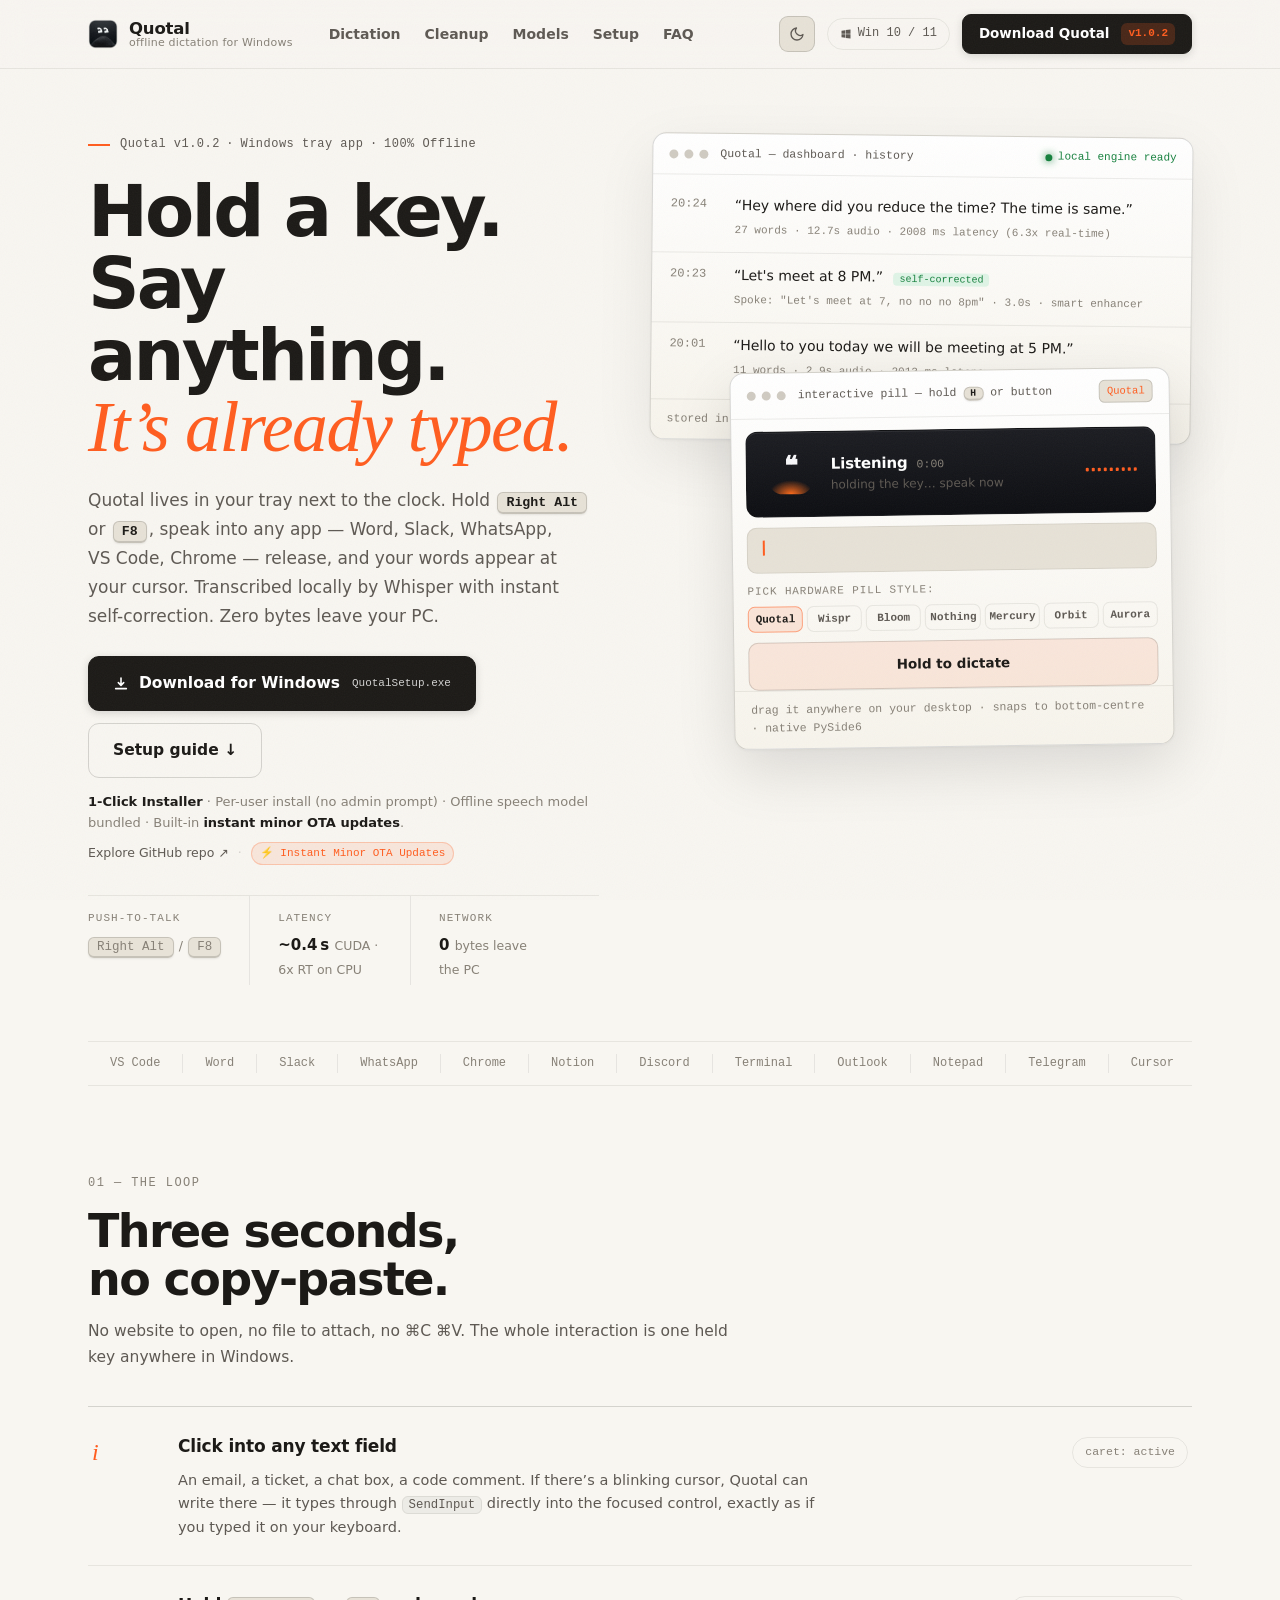
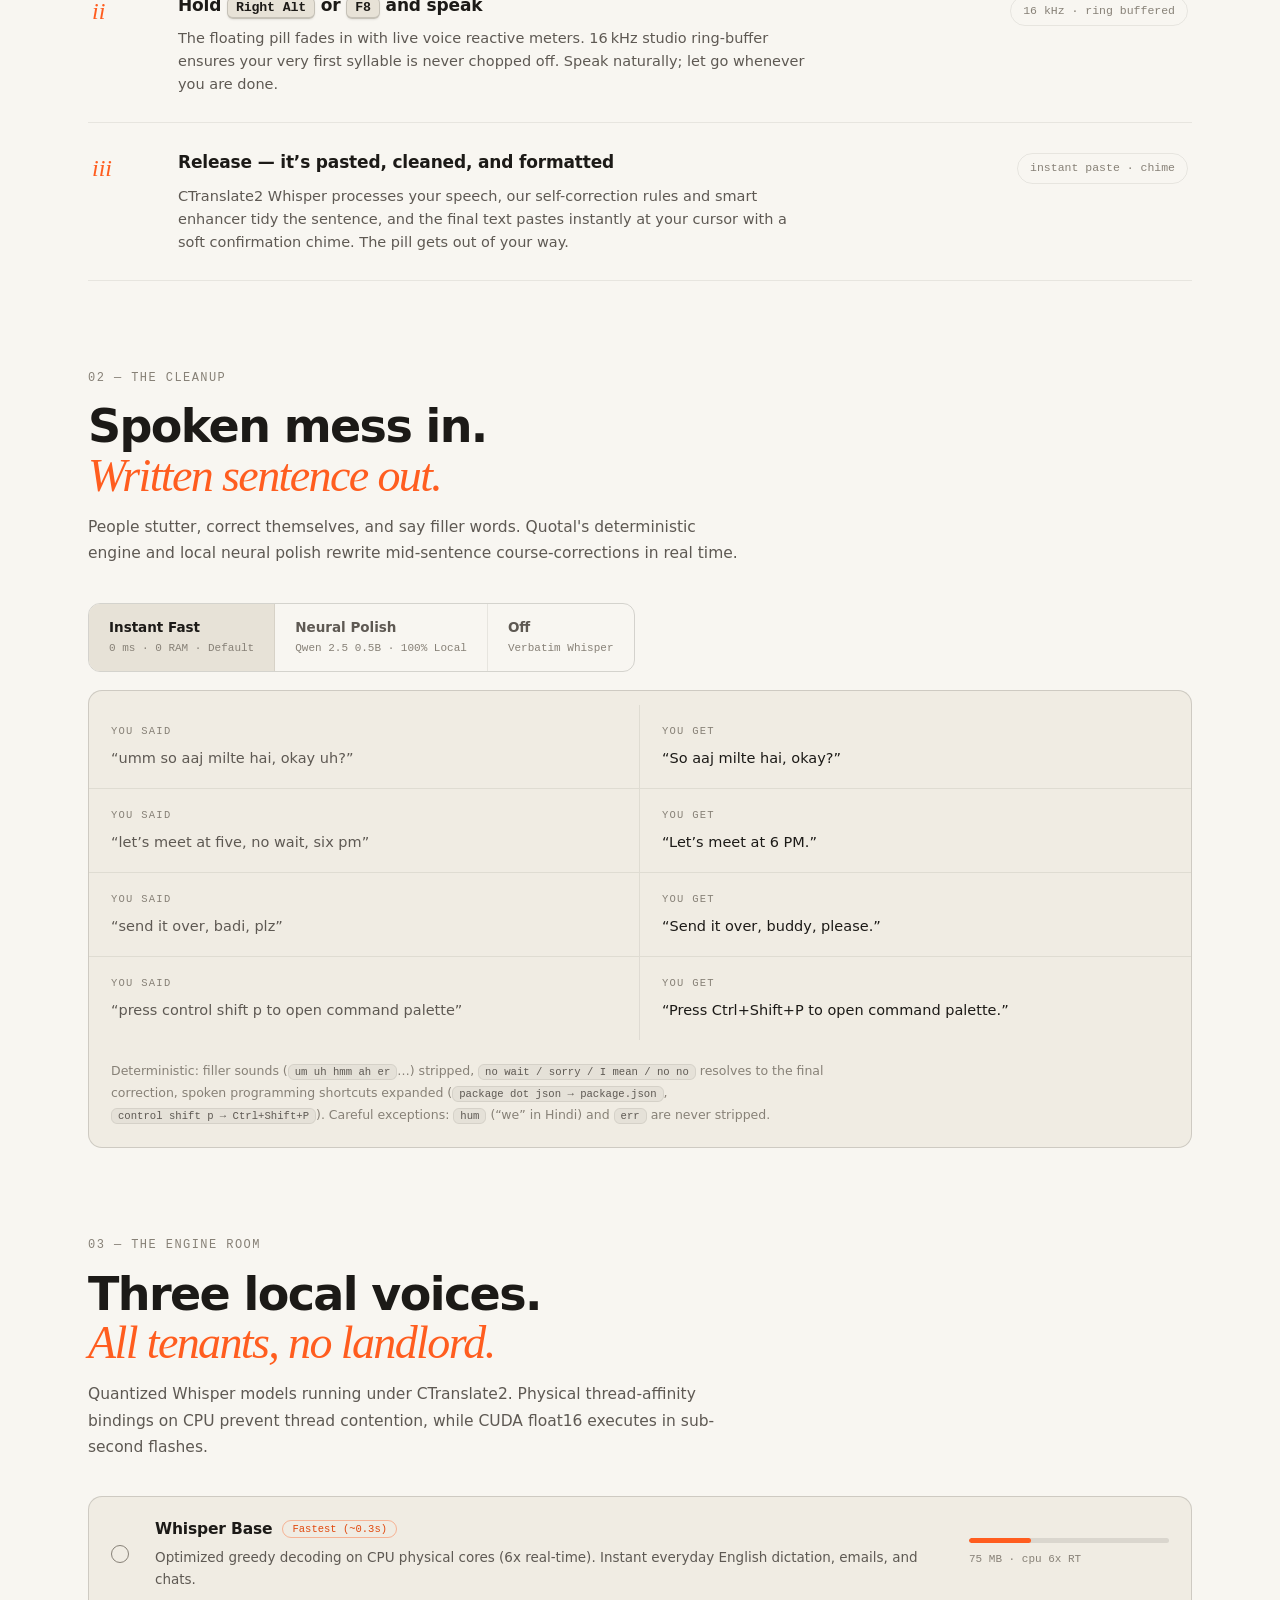
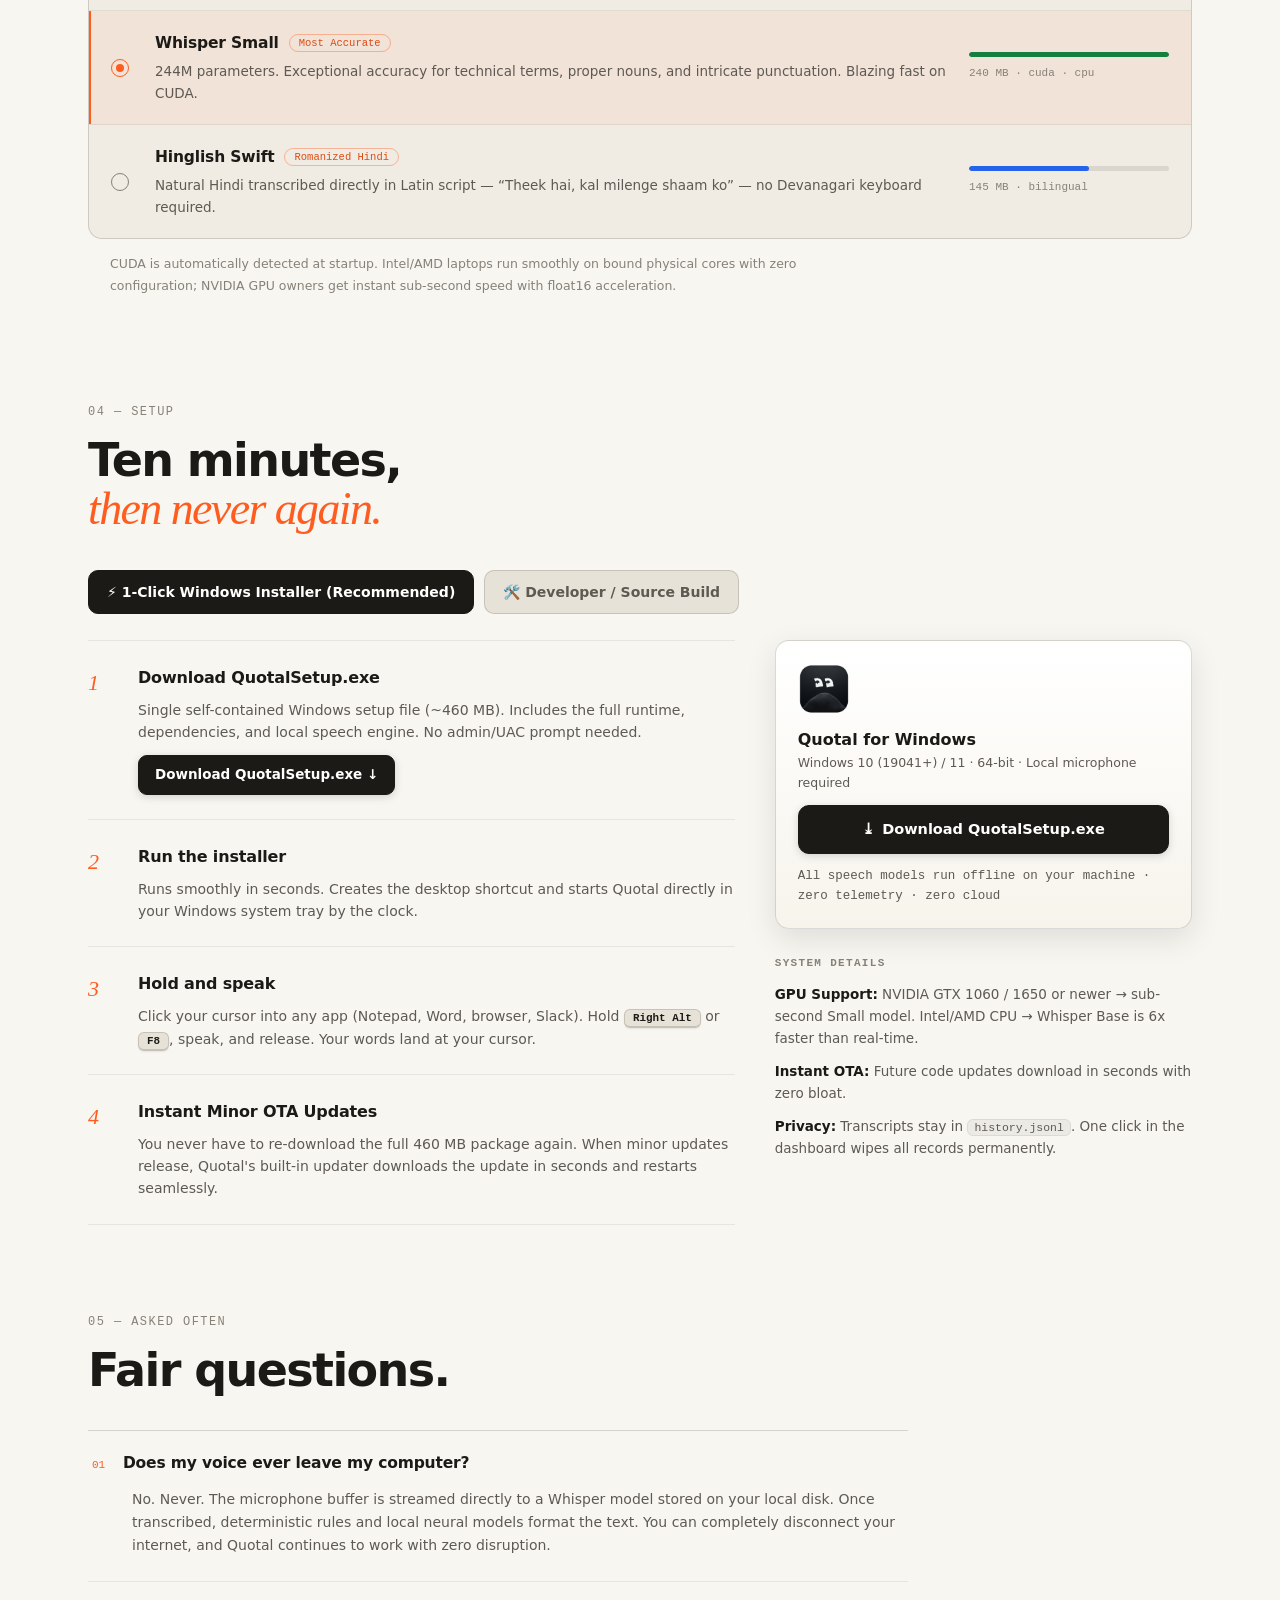
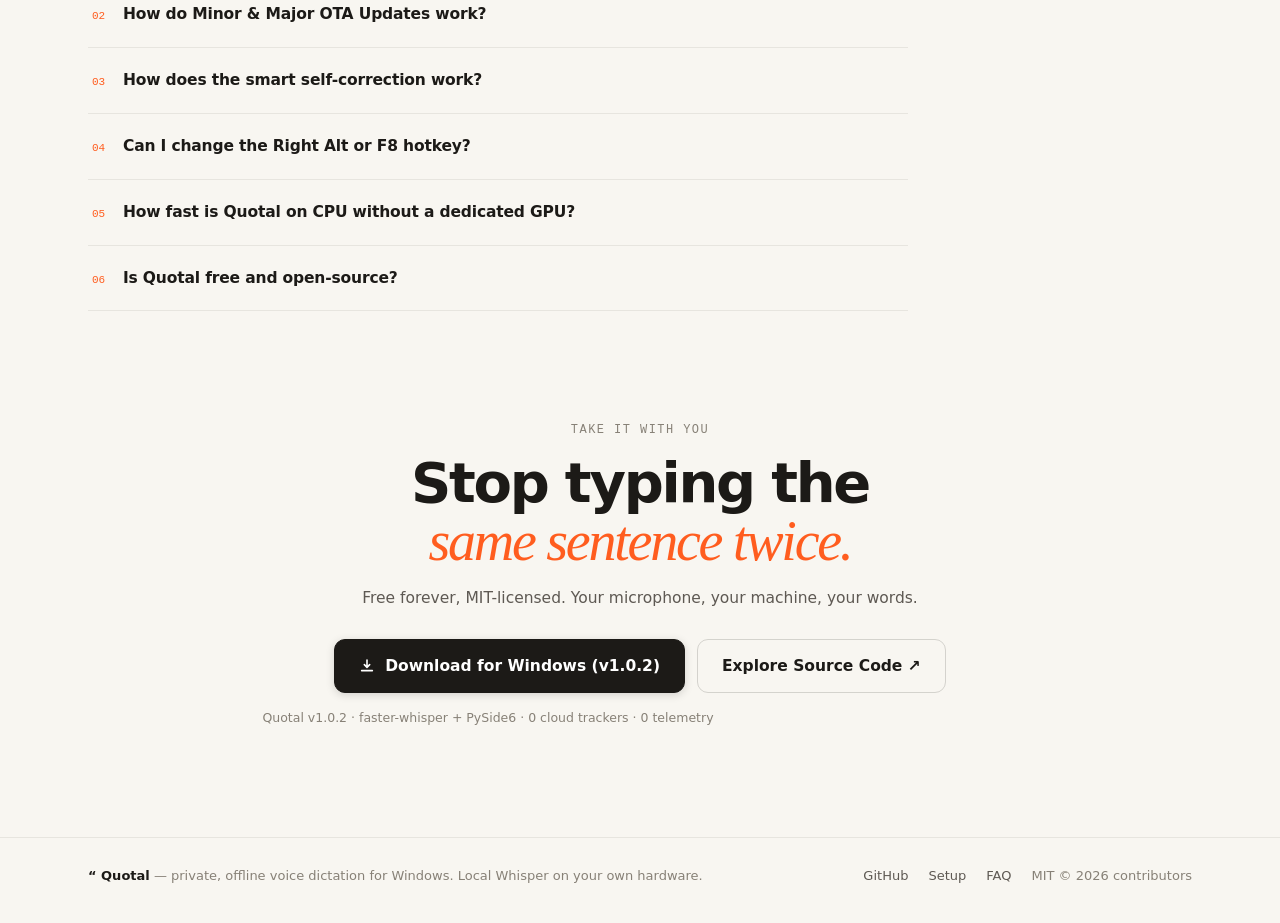
<file: download-page/index.html>
<!DOCTYPE html>
<html lang="en" data-theme="dark">
<head>
<meta charset="UTF-8">
<meta name="viewport" content="width=device-width, initial-scale=1">
<title>Quotal — Hold a key, say it, it's typed. Offline dictation for Windows.</title>
<meta name="description" content="Quotal is a private Windows tray app that turns your voice into pasted text anywhere your cursor blinks. Local Whisper, zero cloud, Right Alt to talk, instant self-correction.">
<link rel="icon" type="image/png" href="assets/quotal_icon.png">
<link rel="stylesheet" href="styles.css">
</head>
<body>

<div class="grain" aria-hidden="true"></div>

<!-- ══════════ NAV ══════════ -->
<header class="nav" id="nav">
  <div class="wrap nav-in">
    <a class="wordmark" href="#top" aria-label="Quotal home">
      <img src="assets/quotal_icon.png" alt="" width="30" height="30">
      <span class="wm-t">Quotal<em>offline dictation for Windows</em></span>
    </a>
    <nav class="nav-links">
      <a href="#dictation">Dictation</a>
      <a href="#cleanup">Cleanup</a>
      <a href="#models">Models</a>
      <a href="#setup">Setup</a>
      <a href="#faq">FAQ</a>
    </nav>
    <div class="nav-r">
      <button class="theme-toggle" id="themeToggle" aria-label="Toggle light or dark theme" title="Toggle Light / Dark mode">
        <svg class="sun-icon" viewBox="0 0 24 24" width="16" height="16" fill="none" stroke="currentColor" stroke-width="2" stroke-linecap="round" stroke-linejoin="round" aria-hidden="true"><circle cx="12" cy="12" r="5"/><path d="M12 1v2M12 21v2M4.22 4.22l1.42 1.42M18.36 18.36l1.42 1.42M1 12h2M21 12h2M4.22 19.78l1.42-1.42M18.36 5.64l1.42-1.42"/></svg>
        <svg class="moon-icon" viewBox="0 0 24 24" width="16" height="16" fill="none" stroke="currentColor" stroke-width="2" stroke-linecap="round" stroke-linejoin="round" aria-hidden="true"><path d="M21 12.79A9 9 0 1 1 11.21 3 7 7 0 0 0 21 12.79z"/></svg>
      </button>
      <span class="win-tag" title="Windows 10 build 19041+ and Windows 11, 64-bit">
        <svg viewBox="0 0 24 24" width="12" height="12" fill="currentColor" aria-hidden="true"><path d="M3 5.5 10.5 4.4v7.1H3zM11.6 4.2 21 2.8v8.7h-9.4zM3 12.5h7.5v7.1L3 18.5zM11.6 12.5H21v8.7l-9.4-1.4z"/></svg>
        Win 10 / 11
      </span>
      <a class="btn-solid btn-s dl-action-btn" href="https://github.com/PranavAnuvadia/Quotal/releases" data-dl>
        <span class="btn-label">Download Quotal</span>
        <span class="btn-badge">v1.0.2</span>
      </a>
    </div>
    <button class="burger" id="burger" aria-label="Open menu" aria-expanded="false">—</button>
  </div>
  <nav class="mnav" id="mnav">
    <a href="#dictation">Dictation</a>
    <a href="#cleanup">Cleanup</a>
    <a href="#models">Models</a>
    <a href="#setup">Setup</a>
    <a href="#faq">FAQ</a>
    <a class="btn-solid dl-action-btn" href="https://github.com/PranavAnuvadia/Quotal/releases" data-dl>Download Quotal</a>
  </nav>
</header>

<main id="top">

<!-- ══════════ HERO ══════════ -->
<section class="wrap hero">
  <div class="hero-grid">
    <div class="hero-copy">
      <p class="eyebrow"><span class="tick"></span>Quotal v1.0.2&ensp;·&ensp;Windows tray app&ensp;·&ensp;100% Offline</p>
      <h1>Hold a key.<br>Say anything.<br><em>It&rsquo;s already typed.</em></h1>
      <p class="lede">Quotal lives in your tray next to the clock. Hold <span class="key">Right Alt</span> or <span class="key">F8</span>, speak into any app &mdash; Word, Slack, WhatsApp, VS&nbsp;Code, Chrome &mdash; release, and your words appear at your cursor. Transcribed locally by Whisper with instant self-correction. Zero bytes leave your PC.</p>
      
      <div class="dl-row">
        <a class="btn-solid btn-l dl-action-btn" id="hero-dl-btn" href="https://github.com/PranavAnuvadia/Quotal/releases" data-dl>
          <svg viewBox="0 0 24 24" width="16" height="16" fill="none" stroke="currentColor" stroke-width="2.4" stroke-linecap="round" stroke-linejoin="round" aria-hidden="true"><path d="M12 3v11m0 0 4-4m-4 4-4-4M4 19h16"/></svg>
          <span class="dl-btn-text">Download for Windows</span>
          <span class="dl-tag-sub">QuotalSetup.exe</span>
        </a>
        <a class="btn-line btn-l" href="#setup">Setup guide&nbsp;&darr;</a>
      </div>

      <div class="dl-meta-box">
        <p class="dl-meta">
          <strong>1-Click Installer</strong> &middot; Per-user install (no admin prompt) &middot; Offline speech model bundled &middot; Built-in <strong>instant minor OTA updates</strong>.
        </p>
        <p class="dl-sub-links">
          <a href="https://github.com/PranavAnuvadia/Quotal" target="_blank" rel="noopener">Explore GitHub repo &nearr;</a>
          <span class="dot-sep">&middot;</span>
          <span class="ota-pill">⚡ Instant Minor OTA Updates</span>
        </p>
      </div>

      <dl class="vitals">
        <div><dt>push-to-talk</dt><dd><span class="key">Right Alt</span> <span class="or">/</span> <span class="key">F8</span></dd></div>
        <div><dt>latency</dt><dd class="num">~0.4&thinsp;s <span>CUDA &middot; 6x RT on CPU</span></dd></div>
        <div><dt>network</dt><dd class="num">0 <span>bytes leave the PC</span></dd></div>
      </dl>
    </div>

    <div class="hero-stage" aria-label="Live interactive demonstration of the Quotal pill and dashboard">
      <figure class="win dash">
        <figcaption class="titlebar">
          <span class="dots"><i></i><i></i><i></i></span>
          <span class="t">Quotal &mdash; dashboard &middot; history</span>
          <span class="live"><b></b>local engine ready</span>
        </figcaption>
        <div class="dash-rows">
          <div class="drow"><span class="dt">20:24</span><p>&ldquo;Hey where did you reduce the time? The time is same.&rdquo;</p><span class="dm">27 words &middot; 12.7s audio &middot; 2008 ms latency (6.3x real-time)</span></div>
          <div class="drow"><span class="dt">20:23</span><p>&ldquo;Let's meet at 8 PM.&rdquo; <span class="corrected-tag">self-corrected</span></p><span class="dm">Spoke: "Let's meet at 7, no no no 8pm" &middot; 3.0s &middot; smart enhancer</span></div>
          <div class="drow"><span class="dt">20:01</span><p>&ldquo;Hello to you today we will be meeting at 5 PM.&rdquo;</p><span class="dm">11 words &middot; 2.9s audio &middot; 2013 ms latency</span></div>
        </div>
        <p class="win-foot">stored in <code>history.jsonl</code> on this machine &middot; clear it any time with 1-click</p>
      </figure>

      <figure class="win pill" id="pillWin">
        <figcaption class="titlebar">
          <span class="dots"><i></i><i></i><i></i></span>
          <span class="t">interactive pill &mdash; hold <span class="key k-s">H</span> or button</span>
          <span class="pill-badge" id="currentPillName">Quotal</span>
        </figcaption>
        
        <div class="pill-body" data-state="listening" data-ptheme="quotal" id="pillBody">
          <!-- 1. Quotal Brand View -->
          <div class="pill-viz viz-quotal" aria-hidden="true">
            <span class="q-glyph">❝</span>
            <div class="q-hill"></div>
          </div>

          <!-- 2. Wispr Minimal View -->
          <div class="pill-viz viz-wispr" aria-hidden="true">
            <div class="wispr-bars"><i></i><i></i><i></i><i></i><i></i><i></i><i></i><i></i><i></i><i></i><i></i><i></i><i></i><i></i><i></i></div>
          </div>

          <!-- 3. Bloom Living WebGL Orb View -->
          <div class="pill-viz viz-bloom" aria-hidden="true">
            <div class="orb"><canvas id="orb" width="132" height="132"></canvas></div>
          </div>

          <!-- 4. Nothing (1) LED Lattice View -->
          <div class="pill-viz viz-nothing" aria-hidden="true">
            <div class="nothing-grid"><i></i><i></i><i></i><i></i><i></i><i></i><i></i><i></i><i></i><i></i><i></i><i></i><i></i><i></i><i></i><i></i><i></i><i></i></div>
          </div>

          <!-- 5. Mercury Liquid Chrome View -->
          <div class="pill-viz viz-mercury" aria-hidden="true">
            <div class="mercury-drops"><i></i><i></i><i></i></div>
          </div>

          <!-- 6. Orbit Celestial View -->
          <div class="pill-viz viz-orbit" aria-hidden="true">
            <span class="orbit-core"></span>
            <span class="orbit-ring"></span>
          </div>

          <!-- 7. Aurora Rainbow View -->
          <div class="pill-viz viz-aurora" aria-hidden="true">
            <span class="aurora-ribbon"></span>
          </div>

          <div class="pill-mid">
            <p class="p-row"><strong id="pillTitle">Listening</strong><span class="p-timer" id="pillTimer">0:00</span></p>
            <p class="p-sub" id="pillSub">holding the key&hellip; speak now</p>
          </div>
          
          <div class="p-wave" id="wave" aria-hidden="true"><i></i><i></i><i></i><i></i><i></i><i></i><i></i><i></i><i></i></div>
          <div class="p-done" id="pillDone" aria-hidden="true">&check;</div>
        </div>

        <p class="typed" aria-live="polite"><span id="typed"></span><span class="caret" aria-hidden="true"></span></p>
        
        <!-- Live Pill Style Switcher -->
        <div class="pt-switch-label">Pick hardware pill style:</div>
        <div class="pt-switch" role="group" aria-label="Pill style selector">
          <button class="on" data-pt="quotal" title="Quotal Brand with quote marks & voice hill">Quotal</button>
          <button data-pt="wispr" title="Wispr minimal black capsule with blooming voice bars">Wispr</button>
          <button data-pt="bloom" title="Living fluid voice-reactive orb">Bloom</button>
          <button data-pt="nothing" title="Nothing-inspired recessed LED matrix">Nothing</button>
          <button data-pt="mercury" title="Liquid-chrome mercury droplets">Mercury</button>
          <button data-pt="orbit" title="Cosmic core with satellite trails">Orbit</button>
          <button data-pt="aurora" title="Smoked glass with rainbow light waves">Aurora</button>
        </div>

        <button class="holdbtn" id="holdBtn">Hold to dictate</button>
        <p class="win-foot">drag it anywhere on your desktop &middot; snaps to bottom-centre &middot; native PySide6</p>
      </figure>
    </div>
  </div>

  <div class="ticker" aria-label="Works wherever your cursor blinks">
    <div class="ticker-in">
      <span>VS Code</span><span>Word</span><span>Slack</span><span>WhatsApp</span><span>Chrome</span><span>Notion</span><span>Discord</span><span>Terminal</span><span>Outlook</span><span>Notepad</span><span>Telegram</span><span>Cursor</span>
      <span>VS Code</span><span>Word</span><span>Slack</span><span>WhatsApp</span><span>Chrome</span><span>Notion</span><span>Discord</span><span>Terminal</span><span>Outlook</span><span>Notepad</span><span>Telegram</span><span>Cursor</span>
    </div>
  </div>
</section>

<!-- ══════════ 01 DICTATION ══════════ -->
<section class="wrap sec" id="dictation">
  <div class="sec-head reveal">
    <p class="sec-no">01 &mdash; the loop</p>
    <h2>Three seconds,<br>no copy-paste.</h2>
    <p class="sec-sub">No website to open, no file to attach, no ⌘C ⌘V. The whole interaction is one held key anywhere in Windows.</p>
  </div>
  <ol class="loop">
    <li class="reveal">
      <span class="n">i</span>
      <div>
        <h3>Click into any text field</h3>
        <p>An email, a ticket, a chat box, a code comment. If there&rsquo;s a blinking cursor, Quotal can write there &mdash; it types through <code>SendInput</code> directly into the focused control, exactly as if you typed it on your keyboard.</p>
      </div>
      <span class="mono-note">caret: active</span>
    </li>
    <li class="reveal">
      <span class="n">ii</span>
      <div>
        <h3>Hold <span class="key">Right Alt</span> or <span class="key">F8</span> and speak</h3>
        <p>The floating pill fades in with live voice reactive meters. 16&thinsp;kHz studio ring-buffer ensures your very first syllable is never chopped off. Speak naturally; let go whenever you are done.</p>
      </div>
      <span class="mono-note">16 kHz &middot; ring buffered</span>
    </li>
    <li class="reveal">
      <span class="n">iii</span>
      <div>
        <h3>Release &mdash; it&rsquo;s pasted, cleaned, and formatted</h3>
        <p>CTranslate2 Whisper processes your speech, our self-correction rules and smart enhancer tidy the sentence, and the final text pastes instantly at your cursor with a soft confirmation chime. The pill gets out of your way.</p>
      </div>
      <span class="mono-note">instant paste &middot; chime</span>
    </li>
  </ol>
</section>

<!-- ══════════ 02 CLEANUP ══════════ -->
<section class="wrap sec" id="cleanup">
  <div class="sec-head reveal">
    <p class="sec-no">02 &mdash; the cleanup</p>
    <h2>Spoken mess in.<br><em>Written sentence out.</em></h2>
    <p class="sec-sub">People stutter, correct themselves, and say filler words. Quotal's deterministic engine and local neural polish rewrite mid-sentence course-corrections in real time.</p>
  </div>

  <div class="tabs reveal" role="tablist" aria-label="Enhancer modes">
    <button role="tab" aria-selected="true" data-tab="rules" class="on">Instant Fast <span>0 ms &middot; 0 RAM &middot; Default</span></button>
    <button role="tab" aria-selected="false" data-tab="neural" class="off">Neural Polish <span>Qwen 2.5 0.5B &middot; 100% Local</span></button>
    <button role="tab" aria-selected="false" data-tab="raw" class="off">Off <span>Verbatim Whisper</span></button>
  </div>

  <div class="tabpanes reveal">
    <div class="pane on" data-pane="rules">
      <div class="pairs">
        <div class="pair"><p class="in"><span>you said</span>&ldquo;umm so aaj milte hai, okay uh?&rdquo;</p><p class="out"><span>you get</span>&ldquo;So aaj milte hai, okay?&rdquo;</p></div>
        <div class="pair"><p class="in"><span>you said</span>&ldquo;let&rsquo;s meet at five, no wait, six pm&rdquo;</p><p class="out"><span>you get</span>&ldquo;Let&rsquo;s meet at 6 PM.&rdquo;</p></div>
        <div class="pair"><p class="in"><span>you said</span>&ldquo;send it over, badi, plz&rdquo;</p><p class="out"><span>you get</span>&ldquo;Send it over, buddy, please.&rdquo;</p></div>
        <div class="pair"><p class="in"><span>you said</span>&ldquo;press control shift p to open command palette&rdquo;</p><p class="out"><span>you get</span>&ldquo;Press Ctrl+Shift+P to open command palette.&rdquo;</p></div>
      </div>
      <p class="fine">Deterministic: filler sounds (<code>um uh hmm ah er</code>&hellip;) stripped, <code>no wait / sorry / I mean / no no</code> resolves to the final correction, spoken programming shortcuts expanded (<code>package dot json &rarr; package.json</code>, <code>control shift p &rarr; Ctrl+Shift+P</code>). Careful exceptions: <code>hum</code> (&ldquo;we&rdquo; in Hindi) and <code>err</code> are never stripped.</p>
    </div>
    <div class="pane" data-pane="neural">
      <div class="pairs">
        <div class="pair"><p class="in"><span>you said</span>&ldquo;basically you know the meeting was like three things first intro then demo and follow up email&rdquo;</p><p class="out"><span>you get</span>&ldquo;The meeting covered three things: 1) intro, 2) demo, 3) follow-up email.&rdquo;</p></div>
        <div class="pair"><p class="in"><span>you said</span>&ldquo;i didnt sent the dont file yesterday&rdquo;</p><p class="out"><span>you get</span>&ldquo;I didn&rsquo;t send the file yesterday.&rdquo;</p></div>
      </div>
      <p class="fine">A small local language model (Qwen 2.5 0.5B, ~390&thinsp;MB) reflows grammar, lists, and prose automatically. Download it on demand with 1-click in the dashboard; runs on CPU, faster on CUDA. Still zero cloud.</p>
    </div>
    <div class="pane" data-pane="raw">
      <div class="pairs">
        <div class="pair"><p class="in"><span>whisper heard</span>&ldquo;uh lets meet at five um no wait six&rdquo;</p><p class="out"><span>you get</span>&ldquo;uh lets meet at five um no wait six&rdquo;</p></div>
      </div>
      <p class="fine">Byte-for-byte Whisper output. Capitalisation and punctuation untouched. Ideal for transcripts, subtitles, or verbatim dictation.</p>
    </div>
  </div>
</section>

<!-- ══════════ 04 MODELS ══════════ -->
<section class="wrap sec" id="models">
  <div class="sec-head reveal">
    <p class="sec-no">03 &mdash; the engine room</p>
    <h2>Three local voices.<br><em>All tenants, no landlord.</em></h2>
    <p class="sec-sub">Quantized Whisper models running under CTranslate2. Physical thread-affinity bindings on CPU prevent thread contention, while CUDA float16 executes in sub-second flashes.</p>
  </div>
  <div class="mtable reveal" role="list">
    <button class="mrow" role="listitem" data-model="base">
      <span class="mradio" aria-hidden="true"></span>
      <span class="m-main"><strong>Whisper Base</strong><span class="m-tag">Fastest (~0.3s)</span><span class="m-desc">Optimized greedy decoding on CPU physical cores (6x real-time). Instant everyday English dictation, emails, and chats.</span></span>
      <span class="m-meta"><span class="m-size"><i style="width:31%"></i></span><span class="m-num">75 MB &middot; cpu 6x RT</span></span>
    </button>
    <button class="mrow on" role="listitem" data-model="small">
      <span class="mradio" aria-hidden="true"></span>
      <span class="m-main"><strong>Whisper Small</strong><span class="m-tag">Most Accurate</span><span class="m-desc">244M parameters. Exceptional accuracy for technical terms, proper nouns, and intricate punctuation. Blazing fast on CUDA.</span></span>
      <span class="m-meta"><span class="m-size"><i style="width:100%"></i></span><span class="m-num">240 MB &middot; cuda &middot; cpu</span></span>
    </button>
    <button class="mrow" role="listitem" data-model="hinglish">
      <span class="mradio" aria-hidden="true"></span>
      <span class="m-main"><strong>Hinglish Swift</strong><span class="m-tag">Romanized Hindi</span><span class="m-desc">Natural Hindi transcribed directly in Latin script &mdash; &ldquo;Theek hai, kal milenge shaam ko&rdquo; &mdash; no Devanagari keyboard required.</span></span>
      <span class="m-meta"><span class="m-size"><i style="width:60%"></i></span><span class="m-num">145 MB &middot; bilingual</span></span>
    </button>
  </div>
  <p class="fine reveal">CUDA is automatically detected at startup. Intel/AMD laptops run smoothly on bound physical cores with zero configuration; NVIDIA GPU owners get instant sub-second speed with float16 acceleration.</p>
</section>

<!-- ══════════ 04 SETUP ══════════ -->
<section class="wrap sec" id="setup">
  <div class="sec-head reveal">
    <p class="sec-no">04 &mdash; setup</p>
    <h2>Ten minutes,<br><em>then never again.</em></h2>
  </div>

  <div class="setup-tabs reveal">
    <button class="set-tab on" data-settab="installer">⚡ 1-Click Windows Installer (Recommended)</button>
    <button class="set-tab" data-settab="source">🛠️ Developer / Source Build</button>
  </div>

  <div class="setup-grid">
    <!-- Pane 1: 1-Click Installer -->
    <div class="setup-pane on" id="pane-installer">
      <ol class="setup-steps">
        <li class="reveal">
          <span>1</span>
          <div>
            <h3>Download QuotalSetup.exe</h3>
            <p>Single self-contained Windows setup file (~460 MB). Includes the full runtime, dependencies, and local speech engine. No admin/UAC prompt needed.</p>
            <div class="dl-mini-row">
              <a class="btn-solid btn-s dl-action-btn" href="https://github.com/PranavAnuvadia/Quotal/releases" data-dl>Download QuotalSetup.exe &darr;</a>
            </div>
          </div>
        </li>
        <li class="reveal">
          <span>2</span>
          <div>
            <h3>Run the installer</h3>
            <p>Runs smoothly in seconds. Creates the desktop shortcut and starts Quotal directly in your Windows system tray by the clock.</p>
          </div>
        </li>
        <li class="reveal">
          <span>3</span>
          <div>
            <h3>Hold and speak</h3>
            <p>Click your cursor into any app (Notepad, Word, browser, Slack). Hold <span class="key">Right Alt</span> or <span class="key">F8</span>, speak, and release. Your words land at your cursor.</p>
          </div>
        </li>
        <li class="reveal">
          <span>4</span>
          <div>
            <h3>Instant Minor OTA Updates</h3>
            <p>You never have to re-download the full 460 MB package again. When minor updates release, Quotal's built-in updater downloads the update in seconds and restarts seamlessly.</p>
          </div>
        </li>
      </ol>
    </div>

    <!-- Pane 2: Developer Source -->
    <div class="setup-pane" id="pane-source">
      <ol class="setup-steps">
        <li class="reveal">
          <span>1</span>
          <div>
            <h3>Prerequisites</h3>
            <p>Python <b>3.10&ndash;3.12</b> (64-bit) with "Add Python to PATH" enabled. Windows 10/11 with Edge WebView2 runtime (pre-installed on Win 11).</p>
          </div>
        </li>
        <li class="reveal">
          <span>2</span>
          <div>
            <h3>Clone and install dependencies</h3>
            <p>Set up a clean virtual environment and install dependencies:</p>
            <div class="cmd"><code>git clone https://github.com/PranavAnuvadia/Quotal.git</code><button data-copy="git clone https://github.com/PranavAnuvadia/Quotal.git">copy</button></div>
            <div class="cmd"><code>cd Quotal && python -m venv .venv</code><button data-copy="cd Quotal && python -m venv .venv">copy</button></div>
            <div class="cmd"><code>.\.venv\Scripts\activate</code><button data-copy=".\.venv\Scripts\activate">copy</button></div>
            <div class="cmd"><code>pip install -r requirements.txt</code><button data-copy="pip install -r requirements.txt">copy</button></div>
          </div>
        </li>
        <li class="reveal">
          <span>3</span>
          <div>
            <h3>Run Quotal</h3>
            <div class="cmd"><code>python app.py</code><button data-copy="python app.py">copy</button></div>
          </div>
        </li>
      </ol>
    </div>

    <aside class="setup-side reveal">
      <div class="dl-card">
        <img src="assets/quotal_icon.png" alt="Quotal logo" width="52" height="52">
        <div>
          <h3>Quotal for Windows</h3>
          <p>Windows 10 (19041+) / 11 &middot; 64-bit &middot; Local microphone required</p>
        </div>
        <a class="btn-solid dl-action-btn" href="https://github.com/PranavAnuvadia/Quotal/releases" data-dl>
          ⤓&ensp;Download QuotalSetup.exe
        </a>
        <p class="needs">All speech models run offline on your machine &middot; zero telemetry &middot; zero cloud</p>
      </div>

      <h4>System Details</h4>
      <ul class="check">
        <li><b>GPU Support:</b> NVIDIA GTX 1060 / 1650 or newer &rarr; sub-second Small model. Intel/AMD CPU &rarr; Whisper Base is 6x faster than real-time.</li>
        <li><b>Instant OTA:</b> Future code updates download in seconds with zero bloat.</li>
        <li><b>Privacy:</b> Transcripts stay in <code>history.jsonl</code>. One click in the dashboard wipes all records permanently.</li>
      </ul>
    </aside>
  </div>
</section>

<!-- ══════════ 05 FAQ ══════════ -->
<section class="wrap sec" id="faq">
  <div class="sec-head reveal">
    <p class="sec-no">05 &mdash; asked often</p>
    <h2>Fair questions.</h2>
  </div>
  <div class="faq reveal">
    <details open>
      <summary><span>01</span>Does my voice ever leave my computer?</summary>
      <p>No. Never. The microphone buffer is streamed directly to a Whisper model stored on your local disk. Once transcribed, deterministic rules and local neural models format the text. You can completely disconnect your internet, and Quotal continues to work with zero disruption.</p>
    </details>
    <details>
      <summary><span>02</span>How do Minor & Major OTA Updates work?</summary>
      <p>Traditional apps force you to re-download 500+ MB installers for every minor fix. Quotal uses a dual-engine OTA system: when we ship new UI enhancements, languages, or smart cleaner rules, Quotal auto-detects that it's a minor update, downloads it quickly in the background, extracts it, and restarts in 1 second.</p>
    </details>
    <details>
      <summary><span>03</span>How does the smart self-correction work?</summary>
      <p>If you say &ldquo;Let's meet at 5, no wait, 6 PM&rdquo;, Quotal recognizes the spoken correction token (<code>no wait</code>, <code>actually</code>, <code>sorry</code>, <code>no no</code>) and automatically replaces the retracted number/time with your intended choice, resulting in &ldquo;Let's meet at 6 PM.&rdquo;</p>
    </details>
    <details>
      <summary><span>04</span>Can I change the Right Alt or F8 hotkey?</summary>
      <p>Yes. You can switch between Right Alt and F8 directly in the dashboard Settings. For custom keycodes (like Caps Lock or extra mouse buttons), you can edit the Win32 keycodes in <code>settings.json</code>.</p>
    </details>
    <details>
      <summary><span>05</span>How fast is Quotal on CPU without a dedicated GPU?</summary>
      <p>With our physical core thread affinity and CTranslate2 greedy decoding optimizations, Whisper Base transcribes 12 seconds of speech in just 2.0 seconds on standard Intel/AMD laptop CPUs (6x faster than real-time).</p>
    </details>
    <details>
      <summary><span>06</span>Is Quotal free and open-source?</summary>
      <p>Yes! Quotal is 100% free forever under the permissive MIT license. You can inspect the code, modify the rules, and contribute on GitHub.</p>
    </details>
  </div>
</section>

<!-- ══════════ FINAL CALL TO ACTION ══════════ -->
<section class="wrap final reveal">
  <p class="sec-no center">take it with you</p>
  <h2>Stop typing the<br><em>same sentence twice.</em></h2>
  <p class="final-sub">Free forever, MIT-licensed. Your microphone, your machine, your words.</p>
  <div class="dl-row center">
    <a class="btn-solid btn-l dl-action-btn" href="https://github.com/PranavAnuvadia/Quotal/releases" data-dl>
      <svg viewBox="0 0 24 24" width="16" height="16" fill="none" stroke="currentColor" stroke-width="2.4" stroke-linecap="round" stroke-linejoin="round" aria-hidden="true"><path d="M12 3v11m0 0 4-4m-4 4-4-4M4 19h16"/></svg>
      Download for Windows (v1.0.2)
    </a>
    <a class="btn-line btn-l" href="https://github.com/PranavAnuvadia/Quotal" target="_blank" rel="noopener">Explore Source Code &nearr;</a>
  </div>
  <p class="fine center">Quotal v1.0.2 &middot; faster-whisper + PySide6 &middot; 0 cloud trackers &middot; 0 telemetry</p>
</section>

</main>

<footer>
  <div class="wrap foot">
    <p><strong>&ldquo; Quotal</strong> &mdash; private, offline voice dictation for Windows. Local Whisper on your own hardware.</p>
    <p class="foot-r">
      <a href="https://github.com/PranavAnuvadia/Quotal" target="_blank" rel="noopener">GitHub</a>
      <a href="#setup">Setup</a>
      <a href="#faq">FAQ</a>
      <span>MIT &copy; <span id="yr">2026</span> contributors</span>
    </p>
  </div>
</footer>

<div class="toast" id="toast" role="status"></div>
<script src="script.js"></script>
</body>
</html>
</file>
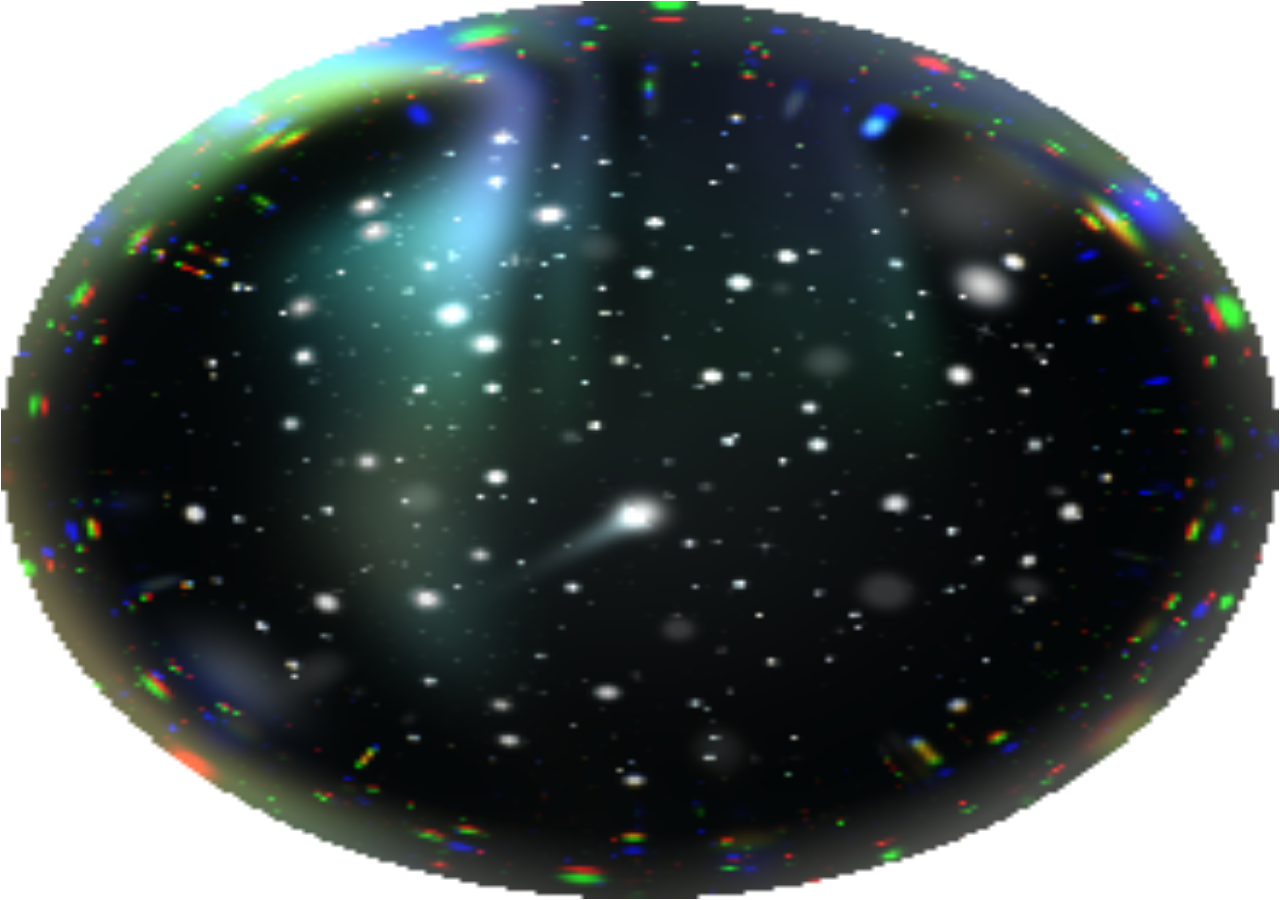
<file: pill.html>
<!DOCTYPE html>
<html lang="en">
<head>
<meta charset="UTF-8">
<meta name="viewport" content="width=device-width, initial-scale=1">
<style>
  /* Lets the accent color animate between states */
  @property --accent { syntax: '<color>'; inherits: true; initial-value: #3b82f6; }

  :root {
    --window-bg: transparent;
    --accent: #3b82f6;
    --text: #f1f5f9;
    --muted: #8b93a7;
  }

  * { margin: 0; padding: 0; box-sizing: border-box; user-select: none; -webkit-user-select: none; }

  html, body {
    width: 100%; height: 100%;
    margin: 0; padding: 0;
    background: transparent !important;
    background-color: transparent !important;
    overflow: hidden;
    font-family: "Segoe UI Variable Display", "Segoe UI", -apple-system, BlinkMacSystemFont, Roboto, sans-serif;
    -webkit-font-smoothing: antialiased;
  }

  .pill {
    width: 100%;
    height: 100%;
    display: flex; align-items: center; gap: 12px;
    padding: 6px 18px 6px 8px;
    border-radius: 9999px;
    background:
      radial-gradient(120% 140% at 0% 50%, color-mix(in srgb, var(--accent) 16%, transparent), transparent 60%),
      linear-gradient(180deg, #1a1a23 0%, #101015 100%);
    border: 1px solid color-mix(in srgb, var(--accent) 38%, rgba(255,255,255,.08));
    box-shadow: inset 0 1px 0 rgba(255,255,255,.08);
    transition: --accent .5s ease;
    animation: enter .3s ease both;
    cursor: grab;
    overflow: hidden;
  }
  .pill:active {
    cursor: grabbing;
  }
  @keyframes enter { from { opacity: 0; } to { opacity: 1; } }

  /* ---------- Left visual slot (40px, theme decides what lives here) ---------- */
  .viz { position: relative; flex-shrink: 0; width: 40px; height: 40px; }
  .viz > * { display: none; }
  .pill[data-pill="orb"]   .orb { display: block; }
  .pill[data-pill="ember"] .pulseviz { display: block; }
  .pill[data-pill="meter"] .meterviz { display: flex; }
  .pill[data-pill="halo"]  .haloviz { display: block; }
  .pill[data-pill="bloom"] .bloomviz { display: block; }

  /* Bloom: orb-only mode — no capsule, no text, just the living orb */
  .pill[data-pill="bloom"] {
    background: transparent;
    border-color: transparent;
    box-shadow: none;
    padding: 0;
    justify-content: center;
    align-items: center;
    gap: 0;
    overflow: visible;
  }
  .pill[data-pill="bloom"] .viz { width: 100%; height: 100%; }
  .pill[data-pill="bloom"] .text,
  .pill[data-pill="bloom"] .slot { display: none !important; }
  .bloomviz { position: relative; width: 100%; height: 100%; }
  .bloomviz canvas { width: 100%; height: 100%; display: block; }

  /* Orb (default Aura theme) */
  .orb {
    --lvl: 0;
    position: relative;
    width: 40px; height: 40px; border-radius: 50%;
    box-shadow:
      0 0 0 1px rgba(255,255,255,.14),
      0 0 calc(8px + var(--lvl) * 20px) color-mix(in srgb, var(--accent) 70%, transparent);
  }
  .orb canvas { width: 100%; height: 100%; display: block; border-radius: 50%; }

  /* Ember: breathing ember dot + orbiting satellite */
  .pulseviz { position: relative; width: 40px; height: 40px; }
  .pulseviz .core {
    position: absolute; left: 50%; top: 50%; width: 14px; height: 14px; border-radius: 50%;
    background: radial-gradient(circle at 35% 30%, #fff8, var(--accent) 55%, color-mix(in srgb, var(--accent) 60%, #000));
    box-shadow: 0 0 12px var(--accent), 0 0 3px #fff8;
    transform: translate(-50%, -50%);
  }
  .pulseviz .orbit {
    position: absolute; inset: 2px; border-radius: 50%;
    border: 1px solid color-mix(in srgb, var(--accent) 40%, transparent);
    animation: spin 3.2s linear infinite;
  }
  .pulseviz .orbit::after {
    content: ""; position: absolute; left: 50%; top: -2.5px; width: 5px; height: 5px; border-radius: 50%;
    background: var(--accent); box-shadow: 0 0 6px var(--accent); transform: translateX(-50%);
  }
  @keyframes spin { to { transform: rotate(360deg); } }

  /* Meter: 5 chunky live bars */
  .meterviz { width: 40px; height: 40px; align-items: center; justify-content: center; gap: 4px; }
  .meterviz .mbar {
    width: 5px; height: 100%; border-radius: 9999px;
    background: linear-gradient(180deg, color-mix(in srgb, var(--accent) 55%, #fff), var(--accent));
    transform: scaleY(.25); will-change: transform;
    box-shadow: 0 0 6px color-mix(in srgb, var(--accent) 60%, transparent);
  }

  /* Halo: rotating arc ring + level-reactive center dot */
  .haloviz { position: relative; width: 40px; height: 40px; }
  .haloviz svg.ring { position: absolute; inset: 0; width: 40px; height: 40px; animation: spin 2.6s linear infinite; }
  .haloviz svg.ring .track { fill: none; stroke: rgba(255,255,255,.12); stroke-width: 3; }
  .haloviz svg.ring .arc { fill: none; stroke: var(--accent); stroke-width: 3; stroke-linecap: round; filter: drop-shadow(0 0 4px var(--accent)); }
  .haloviz .cdot {
    position: absolute; left: 50%; top: 50%; width: 10px; height: 10px; border-radius: 50%;
    background: var(--accent); box-shadow: 0 0 10px var(--accent);
    transform: translate(-50%, -50%);
  }

  /* Text */
  .text { display: flex; flex-direction: column; justify-content: center; min-width: 0; }
  .title-row { display: flex; align-items: baseline; gap: 8px; }
  .title { font-size: 13.5px; font-weight: 600; color: var(--text); letter-spacing: -.01em; line-height: 1.2; white-space: nowrap; }
  .timer { font-size: 11px; font-weight: 500; color: var(--muted); font-variant-numeric: tabular-nums; transition: opacity .2s; }
  .sub { font-size: 10.5px; color: var(--muted); line-height: 1.2; margin-top: 3px; white-space: nowrap; }
  .pop { animation: pop .28s cubic-bezier(.16, 1, .3, 1); }
  @keyframes pop { from { opacity: 0; transform: translateY(3px); } to { opacity: 1; transform: none; } }

  /* Processing: text shimmer */
  .pill[data-state="transcribing"] .title {
    background: linear-gradient(90deg, var(--muted) 20%, #fff 50%, var(--muted) 80%) 0 0 / 200% 100%;
    -webkit-background-clip: text; background-clip: text; color: transparent;
    animation: shimmer 1.6s linear infinite;
  }
  @keyframes shimmer { to { background-position: -200% 0; } }

  /* Meter + Orbit are compact: no waveform tail, tighter capsule.
     Meter is a one-liner (no sub-text) so it never feels cramped. */
  .pill[data-pill="meter"] .slot,
  .pill[data-pill="halo"] .slot { display: none; }
  .pill[data-pill="meter"] .sub { display: none; }
  .pill[data-pill="meter"] .text { justify-content: center; }
  .pill[data-pill="meter"],
  .pill[data-pill="halo"] { padding-right: 15px; }

  /* Right slot: waveform / check */
  .slot {
    position: relative; flex-shrink: 0;
    width: 52px; height: 24px; margin-left: auto;
    padding-left: 12px; box-sizing: content-box;
    border-left: 1px solid rgba(255,255,255,.08);
  }
  .wave, .check { position: absolute; inset: 0 0 0 12px; transition: opacity .25s, transform .25s; }
  .wave { display: flex; align-items: center; justify-content: space-between; }
  .bar {
    width: 3px; height: 100%;
    border-radius: 9999px;
    background: linear-gradient(180deg, color-mix(in srgb, var(--accent) 60%, #fff), var(--accent));
    transform: scaleY(.18); will-change: transform;
  }
  .check { display: grid; place-items: center; opacity: 0; transform: scale(.6); }
  .check svg { width: 22px; height: 22px; }
  .check path { stroke: var(--accent); stroke-width: 2.6; fill: none; stroke-linecap: round; stroke-linejoin: round; stroke-dasharray: 24; stroke-dashoffset: 24; }

  .pill[data-state="done"] .wave,
  .pill[data-state="error"] .wave { opacity: 0; transform: scale(.8); }
  .pill[data-state="done"] .check,
  .pill[data-state="error"] .check { opacity: 1; transform: none; }
  .pill[data-state="done"] .check path,
  .pill[data-state="error"] .check path { animation: draw .4s .1s ease forwards; }
  @keyframes draw { to { stroke-dashoffset: 0; } }
  .pill[data-state="error"] .check .ok { display: none; }
  .pill:not([data-state="error"]) .check .err { display: none; }
  .pill[data-state="done"] .timer, .pill[data-state="error"] .timer { opacity: 0; }

  @media (prefers-reduced-motion: reduce) {
    .pill, .pop, .title, .orbit, .ring { animation: none !important; }
  }
</style>
</head>
<body>

<div class="pill" id="pill" data-state="listening" data-pill="bloom">
  <div class="viz">
    <div class="orb" id="orb-box"><canvas id="orb-canvas"></canvas></div>
    <div class="pulseviz"><div class="orbit"></div><div class="core" id="ember-core"></div></div>
    <div class="meterviz" id="meterviz">
      <div class="mbar"></div><div class="mbar"></div><div class="mbar"></div><div class="mbar"></div><div class="mbar"></div>
    </div>
    <div class="haloviz">
      <svg class="ring" viewBox="0 0 40 40">
        <circle class="track" cx="20" cy="20" r="17"/>
        <circle class="arc" cx="20" cy="20" r="17" stroke-dasharray="32 75" stroke-dashoffset="0" transform="rotate(-90 20 20)"/>
      </svg>
      <div class="cdot" id="halo-dot"></div>
    </div>
    <div class="bloomviz"><canvas id="bloom-canvas"></canvas></div>
  </div>

  <div class="text">
    <div class="title-row">
      <div class="title" id="status-title">Listening</div>
      <div class="timer" id="timer"></div>
    </div>
    <div class="sub" id="status-sub">Hold key to speak</div>
  </div>

  <div class="slot">
    <div class="wave" id="wave">
      <div class="bar"></div><div class="bar"></div><div class="bar"></div>
      <div class="bar"></div><div class="bar"></div><div class="bar"></div>
      <div class="bar"></div><div class="bar"></div><div class="bar"></div>
    </div>
    <div class="check">
      <svg viewBox="0 0 24 24">
        <path class="ok" d="M5 12.5l4.5 4.5L19 7.5"/>
        <path class="err" d="M7 7l10 10M17 7L7 17"/>
      </svg>
    </div>
  </div>
</div>

<script>
// ---------- WebGL fluid orb (Aura theme only) ----------
const VERT = `
attribute vec2 a_pos;
void main() { gl_Position = vec4(a_pos, 0.0, 1.0); }
`;

const FRAG = `
#ifdef GL_FRAGMENT_PRECISION_HIGH
precision highp float;
#else
precision mediump float;
#endif
uniform vec2 u_resolution;
uniform float u_time;
uniform vec3 u_color;

float hash(vec2 p) { return fract(sin(dot(p, vec2(127.1, 311.7))) * 43758.5453123); }
float noise(vec2 p) {
  vec2 i = floor(p), f = fract(p);
  vec2 u = f * f * (3.0 - 2.0 * f);
  return mix(mix(hash(i), hash(i + vec2(1.0, 0.0)), u.x),
             mix(hash(i + vec2(0.0, 1.0)), hash(i + vec2(1.0, 1.0)), u.x), u.y);
}
float fbm(vec2 p) {
  float v = 0.0, a = 0.6;
  for (int i = 0; i < 3; i++) { v += a * noise(p); p *= 2.0; a *= 0.5; }
  return v;
}
void main() {
  vec2 uv = gl_FragCoord.xy / u_resolution.xy;
  float t = u_time * 0.35;
  vec2 drift = vec2(sin(t) + 0.6 * sin(t * 1.7 + 1.3), cos(t * 0.8) + 0.6 * cos(t * 1.3 + 2.1));
  vec2 p = vec2(uv.x * 1.8, uv.y) + drift * 0.7;
  vec2 q = vec2(fbm(p + drift), fbm(p + vec2(3.2, 1.5) - drift));
  float f = fbm(p + 1.2 * q);
  float g = clamp(1.0 - uv.y, 0.0, 1.0);
  float anchor = smoothstep(0.0, 0.3, uv.y);
  float shade = clamp(g + (f - 0.5) * 0.8 * anchor, 0.0, 1.0);
  vec3 white = vec3(0.99, 1.0, 1.0);
  vec3 light = mix(white, u_color, 0.5);
  vec3 col = white;
  col = mix(col, light, smoothstep(0.28, 0.52, shade));
  col = mix(col, u_color, smoothstep(0.58, 0.88, shade));
  float edge = smoothstep(0.5, 0.485, distance(uv, vec2(0.5)));
  gl_FragColor = vec4(col * edge, edge);
}
`;

const hexToRgb = hex => {
  const n = parseInt(hex.replace('#', ''), 16);
  return [((n >> 16) & 255) / 255, ((n >> 8) & 255) / 255, (n & 255) / 255];
};

const canvas = document.getElementById('orb-canvas');
const gl = canvas.getContext('webgl', { antialias: true, alpha: true, premultipliedAlpha: true });
let uCol, uTime;

if (gl) {
  const compile = (type, src) => { const s = gl.createShader(type); gl.shaderSource(s, src); gl.compileShader(s); return s; };
  const prog = gl.createProgram();
  gl.attachShader(prog, compile(gl.VERTEX_SHADER, VERT));
  gl.attachShader(prog, compile(gl.FRAGMENT_SHADER, FRAG));
  gl.linkProgram(prog);
  gl.useProgram(prog);

  gl.bindBuffer(gl.ARRAY_BUFFER, gl.createBuffer());
  gl.bufferData(gl.ARRAY_BUFFER, new Float32Array([-1,-1, 1,-1, -1,1, -1,1, 1,-1, 1,1]), gl.STATIC_DRAW);
  const aPos = gl.getAttribLocation(prog, 'a_pos');
  gl.enableVertexAttribArray(aPos);
  gl.vertexAttribPointer(aPos, 2, gl.FLOAT, false, 0, 0);

  uTime = gl.getUniformLocation(prog, 'u_time');
  uCol = gl.getUniformLocation(prog, 'u_color');

  const px = Math.round(40 * Math.min(window.devicePixelRatio || 1, 2));
  canvas.width = canvas.height = px;
  gl.viewport(0, 0, px, px);
  gl.uniform2f(gl.getUniformLocation(prog, 'u_resolution'), px, px);
} else {
  canvas.style.background = 'radial-gradient(circle at 35% 30%, #fff, var(--accent))';
}

// ---------- Pill themes ----------
const THEMES = {
  /*
  orb:   { listening: '#3b82f6' },
  ember: { listening: '#f59e0b' },
  meter: { listening: '#22d3ee' },
  halo:  { listening: '#c084fc' },
  */
  bloom: { listening: '#38e1ff' },
};
// let pillTheme = 'orb';
let pillTheme = 'bloom';

// ---------- State ----------
const STATES = {
  listening:    { title: 'Listening',      sub: 'Release key to paste', color: null },
  transcribing: { title: 'Enhancing text', sub: 'AI polishing',         color: '#a855f7' },
  done:         { title: 'Pasted',         sub: 'Done',                 color: '#10b981' },
  error:        { title: 'Failed',         sub: 'Try again',            color: '#f43f5e' },
};
// function listeningColor() { return (THEMES[pillTheme] || THEMES.orb).listening; }
function listeningColor() { return (THEMES[pillTheme] || THEMES.bloom).listening; }

const pill = document.getElementById('pill');
const orbBox = document.getElementById('orb-box');
const titleEl = document.getElementById('status-title');
const subEl = document.getElementById('status-sub');
const timerEl = document.getElementById('timer');
const bars = [...document.querySelectorAll('.bar')];
const mbars = [...document.querySelectorAll('.mbar')];
const emberCore = document.getElementById('ember-core');
const haloDot = document.getElementById('halo-dot');

let state = 'listening';
let rgb = hexToRgb(listeningColor());
let targetRgb = rgb.slice();
let targetLevel = 0.1, level = 0.1;
let orbTime = 0, last = performance.now();
let timerStart = null;

const swap = el => { el.classList.remove('pop'); void el.offsetWidth; el.classList.add('pop'); };

function fmt(ms) {
  const s = Math.floor(ms / 1000);
  return Math.floor(s / 60) + ':' + String(s % 60).padStart(2, '0');
}

// ---------- Orbloom engine (5th visual: Bloom, orb-only) ----------
// Faithful port of https://github.com/rickybharti/orbloom — analytical-sphere
// WebGL orb, single baked variant (core-teal-01), no dependencies.
const BLOOM_VERT = `
attribute vec2 aPosition;
attribute vec2 aTextureCoord;
varying vec2 vUv;
void main() { vUv = aTextureCoord; gl_Position = vec4(aPosition, 0.0, 1.0); }
`;
const BLOOM_FRAG = `
precision highp float;
varying vec2 vUv;
uniform vec2 uResolution;
uniform vec3 uInteriorColor;
uniform vec3 uBaseColor;
uniform vec3 uAccentPrimary;
uniform vec3 uAccentSecondary;
uniform vec3 uAccentHighlight;
uniform float uTime;
uniform float uSeed;
uniform float uAudioBrightness;
uniform float uAudioPulse;
uniform float uSpin;
uniform float uArchetype;
uniform float uGlass;
uniform float uVisualIntensity;
uniform float uDetail;
uniform float uGlow;
uniform float uState;
uniform float uStateBlend;
float scalarHash(float value) { return fract(sin(value * 127.1) * 43758.5453); }
vec4 sampleSky(vec3 direction, float time) {
  float longitude = atan(direction.z, direction.x);
  float latitude = asin(clamp(direction.y, -1.0, 1.0));
  float varianceA = fract(uSeed * 7.13);
  float varianceB = fract(uSeed * 3.71);
  float varianceC = fract(uSeed * 5.37);
  float type = uArchetype >= 0.0 ? uArchetype : floor(fract(uSeed * 9.73) * 4.0);
  float nebulaType = step(0.5, type) * (1.0 - step(1.5, type));
  float coreType = step(1.5, type) * (1.0 - step(2.5, type));
  float deepType = step(2.5, type);
  float planeOffset = latitude
    + (0.15 + 0.4 * varianceA) * sin(longitude * (1.0 + floor(varianceB * 2.0)) + 1.3)
    + 0.12 * sin(longitude * 3.0 + time * 0.1);
  float band = exp(-planeOffset * planeOffset * (5.0 + 10.0 * varianceC));
  band = mix(band, max(band, 0.8), nebulaType);
  band *= 1.0 - 0.85 * deepType;
  float waveA = sin(longitude * 2.0 + sin(latitude * 3.0 + time * 0.25) * 1.6 + time * 0.15);
  float waveB = sin(longitude * 5.0 - sin(latitude * 4.0 - time * 0.2) * 1.2 - time * 0.22 + 2.4);
  float cloud = pow(0.5 + 0.5 * waveA, 2.0) * (0.45 + 0.55 * pow(0.5 + 0.5 * waveB, 2.0));
  float dustLane = pow(0.5 + 0.5 * sin(longitude * 4.0 + latitude * 7.0 + sin(longitude * 2.0) * 2.0), 3.0);
  float galaxy = clamp(band * cloud * (1.0 - dustLane * (0.55 + 0.35 * varianceB)), 0.0, 1.0);
  vec3 paletteHue = mix(
    mix(uAccentPrimary, uAccentSecondary, varianceA),
    mix(uAccentSecondary, uAccentHighlight, varianceC),
    0.5 + 0.5 * sin(longitude + latitude * 2.0 - time * 0.2)
  );
  vec3 greyHue = vec3(dot(paletteHue, vec3(0.299, 0.587, 0.114)));
  paletteHue = clamp(greyHue + (paletteHue - greyHue) * 1.45, 0.0, 1.0);
  vec3 dustColor = mix(vec3(0.72, 0.78, 0.92), paletteHue, 0.45 + 0.3 * varianceA + 0.45 * nebulaType);
  vec3 color = dustColor * galaxy * (0.6 + 0.9 * nebulaType);
  float shear = sin(longitude * 13.0 + latitude * 4.0 - time * 0.35) * sin(longitude * 5.0 + time * 0.2);
  color += dustColor * band * cloud * max(shear, 0.0) * 0.14;
  float secondPlane = latitude - (0.35 + 0.25 * varianceB) * sin(longitude * 2.0 - 1.1) + 0.4;
  float secondArm = exp(-secondPlane * secondPlane * 7.0) * cloud;
  color += mix(dustColor, uAccentSecondary, 0.35) * secondArm * 0.2;
  vec3 ambientColor = mix(vec3(0.04, 0.03, 0.1),
    mix(uAccentPrimary, mix(uAccentSecondary, uAccentHighlight, varianceC), varianceA) * 0.22, 0.75);
  color += ambientColor * (0.5 + 0.22 * sin(time * 0.4 + longitude)) * (0.4 + 0.6 * band);
  color += vec3(1.0, 0.88, 0.68) * pow(band, 4.0) * pow(cloud, 2.0) * 0.4;
  float coreAngle = varianceB * 6.28318;
  vec3 coreDirection = normalize(vec3(cos(coreAngle) * 0.85, 0.6 * (varianceC - 0.5), sin(coreAngle) * 0.85));
  float bulge = max(dot(direction, coreDirection), 0.0);
  color += mix(vec3(1.0, 0.85, 0.6), uAccentHighlight, 0.25) * (pow(bulge, 14.0) * 1.6 + pow(bulge, 4.0) * 0.5) * coreType;
  float pocketA = pow(cloud, 5.0) * band * (0.7 + 0.3 * sin(time * 0.6 + longitude * 3.0));
  color += mix(uAccentHighlight, uAccentPrimary, fract(varianceA + 0.5 * sin(longitude * 2.0) + 0.5)) * pocketA * (0.5 + 0.4 * varianceB + 0.8 * nebulaType);
  float pocketB = pow(0.5 + 0.5 * sin(longitude * 3.0 + latitude * 4.0 - time * 0.18 + 2.0), 6.0) * band;
  color += mix(uAccentSecondary, uAccentHighlight, varianceC) * pocketB * (0.25 + 0.3 * varianceA + 0.5 * nebulaType);
  float detail = smoothstep(90.0, 200.0, uResolution.y) * uDetail;
  vec2 grainGrid = vec2(longitude, latitude) * 34.0;
  vec2 grainCell = floor(grainGrid);
  vec2 grainLocal = fract(grainGrid);
  float grainHash = scalarHash(grainCell.x * 3.7 + grainCell.y * 11.3);
  vec2 grainPoint = vec2(0.2 + 0.6 * scalarHash(grainHash * 91.0), 0.2 + 0.6 * scalarHash(grainHash * 47.0));
  float grainDistance = length((grainLocal - grainPoint) * vec2(cos(latitude), 1.0));
  float resolutionFactor = clamp(uResolution.y / 420.0, 0.22, 1.0);
  float grain = exp(-grainDistance * grainDistance * 700.0 * resolutionFactor) * step(0.3, grainHash) * (0.15 + 0.85 * band);
  color += vec3(0.88, 0.9, 1.0) * grain * 0.4 * detail;
  float coverage = clamp(galaxy * 0.7 + pow(band, 4.0) * 0.25, 0.0, 1.0);
  for (int scaleIndex = 0; scaleIndex < 3; scaleIndex++) {
    float scale = scaleIndex == 0 ? 6.0 : (scaleIndex == 1 ? 11.0 : 19.0);
    vec2 grid = vec2(longitude, latitude) * scale;
    vec2 cell = floor(grid);
    vec2 local = fract(grid);
    float hashX = scalarHash(cell.x * 13.7 + cell.y * 7.3 + float(scaleIndex) * 91.0);
    float hashY = scalarHash(cell.x * 5.1 + cell.y * 17.9 + float(scaleIndex) * 37.0);
    vec2 starPoint = vec2(0.15 + 0.7 * hashX, 0.15 + 0.7 * hashY);
    float distanceToStar = length((local - starPoint) * vec2(cos(latitude), 1.0));
    float census = (varianceB - 0.5) * 0.2 + 0.35 * nebulaType - 0.2 * coreType + 0.3 * deepType;
    float threshold = scaleIndex == 2 ? 0.3 : 0.55;
    float keep = step(threshold + census, scalarHash(hashX * 89.0 + hashY * 31.0) + band * 0.25);
    float twinkle = mix(0.92, 0.6 + 0.4 * sin(time * (1.5 + 3.0 * hashX) + hashX * 40.0), resolutionFactor);
    float sizeHash = scalarHash(hashX * 53.0 + hashY * 71.0 + cell.x);
    float magnitude = 0.35 + 1.8 * sizeHash * sizeHash;
    float sharpness = (scaleIndex == 0 ? 260.0 : (scaleIndex == 1 ? 700.0 : 1600.0)) / magnitude * resolutionFactor;
    float star = exp(-distanceToStar * distanceToStar * sharpness) * keep * twinkle;
    vec3 temperature = hashX < 0.33 ? vec3(0.85, 0.9, 1.0) : (hashX < 0.66 ? vec3(1.0, 0.95, 0.85) : mix(vec3(1.0), uAccentSecondary, 0.3));
    vec3 tint = mix(vec3(1.0), temperature, 0.6);
    float brightness = (scaleIndex == 0 ? 1.7 : (scaleIndex == 1 ? 0.9 : 0.5)) * (0.55 + 0.7 * magnitude);
    float scaleFade = mix(scaleIndex == 2 ? 0.14 : 0.45, 1.0, detail);
    color += tint * star * brightness * scaleFade;
    if (scaleIndex == 0) {
      float largeStar = smoothstep(1.2, 2.0, magnitude);
      color += tint * exp(-distanceToStar * distanceToStar * 60.0) * 0.18 * largeStar * twinkle * scaleFade;
      vec2 offset = (local - starPoint) * vec2(cos(latitude), 1.0);
      float spike = exp(-offset.x * offset.x * 1200.0) * exp(-offset.y * offset.y * 26.0) + exp(-offset.y * offset.y * 1200.0) * exp(-offset.x * offset.x * 26.0);
      color += tint * spike * 0.3 * largeStar * twinkle * scaleFade;
      coverage = max(coverage, spike * 0.3 * largeStar * scaleFade);
    }
    coverage = max(coverage, star * min(brightness, 1.5) * scaleFade);
  }
  float pulsarAngle = varianceA * 6.28318;
  vec3 pulsarDirection = normalize(vec3(sin(pulsarAngle) * 0.9, 1.4 * (varianceB - 0.5), cos(pulsarAngle) * 0.9));
  float pulsarAlignment = max(dot(direction, pulsarDirection), 0.0);
  float pulse = pow(0.5 + 0.5 * sin(time * (1.2 + varianceC + 1.5 * uAudioPulse) + varianceC * 6.28), 8.0);
  pulse = min(1.0, pulse + 0.6 * uAudioPulse);
  float pulsarFade = mix(0.45, 1.0, detail);
  color += vec3(0.9, 0.95, 1.0) * (pow(pulsarAlignment, 900.0) * (0.6 + 1.2 * pulse) + pow(pulsarAlignment, 110.0) * 0.5 * pulse) * pulsarFade;
  coverage = max(coverage, pow(pulsarAlignment, 900.0) * (0.5 + 0.5 * pulse) * pulsarFade);
  return vec4(min(color, vec3(1.0)), min(coverage, 1.0));
}
vec4 sampleRotatedSphere(vec3 direction, float spin, float time) {
  float roll = time * 0.13;
  float rollCos = cos(roll); float rollSin = sin(roll);
  direction = vec3(rollCos * direction.x - rollSin * direction.y, rollSin * direction.x + rollCos * direction.y, direction.z);
  float tilt = 0.45 + 0.35 * sin(time * 0.24);
  float tiltCos = cos(tilt); float tiltSin = sin(tilt);
  direction = vec3(direction.x, tiltCos * direction.y - tiltSin * direction.z, tiltSin * direction.y + tiltCos * direction.z);
  float spinCos = cos(spin); float spinSin = sin(spin);
  direction = vec3(spinCos * direction.x + spinSin * direction.z, direction.y, -spinSin * direction.x + spinCos * direction.z);
  return sampleSky(direction, time);
}
vec3 shadeOrb(vec2 point) {
  float radius = length(point);
  float clampedRadius = min(radius, 0.9995);
  float depth = sqrt(max(0.0, 1.0 - clampedRadius * clampedRadius));
  vec3 normal = vec3(point.x, point.y, depth);
  float rim = pow(1.0 - depth, 2.4);
  vec3 refracted = refract(vec3(0.0, 0.0, -1.0), normal, 0.75);
  float backDistance = -2.0 * dot(normal, refracted);
  vec3 backDirection = normalize(normal + refracted * backDistance);
  float time = uTime * 0.8 + uSeed;
  float varianceA = fract(uSeed * 6.31);
  float varianceB = fract(uSeed * 2.17);
  float warpedTime = time + (0.9 + 1.3 * varianceA) * sin(time * (0.09 + 0.07 * varianceB)) + (0.5 + 0.8 * varianceB) * sin(time * (0.21 + 0.09 * varianceA) + 2.6);
  vec4 front = sampleRotatedSphere(normal, uSpin, warpedTime);
  vec4 back = sampleRotatedSphere(backDirection, uSpin, warpedTime * 0.8 + 2.7);
  vec3 voidColor = mix(uBaseColor * 0.04, uBaseColor * 0.35, rim);
  vec3 color = mix(uInteriorColor, voidColor, 0.97 - 0.04 * rim);
  float frontAlpha = clamp(front.a, 0.0, 1.0);
  float backAlpha = clamp(back.a, 0.0, 1.0);
  color = mix(color, back.rgb, backAlpha * 0.16);
  color = mix(color, front.rgb, frontAlpha * 0.85);
  float auroraLongitude = atan(normal.x, normal.z);
  float speechWave = pow(0.5 + 0.5 * sin(auroraLongitude * 3.0 + sin(auroraLongitude * 7.0 + time * 1.1) * 0.7 + time * 0.5), 3.0) * (0.55 + 0.45 * sin(auroraLongitude * 5.0 - time * 0.65 + 1.7));
  float visibleSky = -normal.y;
  float hangingMask = smoothstep(-0.15, 0.5, visibleSky);
  float rayPattern = 0.7 + 0.3 * sin(auroraLongitude * 24.0 + sin(auroraLongitude * 9.0 - time * 0.8) * 2.0 + time * 1.6);
  float aurora = clamp(speechWave, 0.0, 1.0) * hangingMask * rayPattern * (1.0 + 2.2 * uAudioPulse);
  float auroraVariance = fract(uSeed * 2.93);
  vec3 auroraColor = mix(vec3(0.12, 0.95, 0.55), vec3(0.45, 0.35, 1.0), smoothstep(0.0, 0.95, visibleSky + 0.35 * speechWave));
  auroraColor = mix(auroraColor, mix(uAccentPrimary, uAccentHighlight, auroraVariance), 0.15 + 0.4 * auroraVariance);
  color += auroraColor * aurora * 0.8;
  float meteorPeriod = 4.5 + 3.5 * fract(uSeed * 4.91);
  float meteorEpoch = floor(time / meteorPeriod);
  float meteorPhase = fract(time / meteorPeriod);
  vec2 meteorStart = vec2(-1.1 + 2.2 * scalarHash(meteorEpoch * 1.3), 0.85 - 1.4 * scalarHash(meteorEpoch * 2.9));
  vec2 meteorDirection = normalize(vec2(0.7 + 0.5 * scalarHash(meteorEpoch * 4.1), -0.35 - 0.4 * scalarHash(meteorEpoch * 5.3)));
  vec2 meteorHead = meteorStart + meteorDirection * meteorPhase * 2.8;
  vec2 meteorRelative = point - meteorHead;
  float meteorAlong = dot(meteorRelative, meteorDirection);
  float meteorPerpendicular = dot(meteorRelative, vec2(-meteorDirection.y, meteorDirection.x));
  float meteorVisible = smoothstep(0.0, 0.06, meteorPhase) * smoothstep(0.5, 0.32, meteorPhase);
  float meteorTail = exp(-meteorPerpendicular * meteorPerpendicular * 1600.0) * exp(meteorAlong * 9.0) * step(meteorAlong, 0.0) * smoothstep(-0.5, -0.02, meteorAlong);
  float meteorGlow = exp(-dot(meteorRelative, meteorRelative) * 900.0);
  color += (vec3(1.0) * meteorGlow * 1.2 + mix(vec3(1.0), uAccentSecondary, 0.3) * meteorTail * 0.85) * meteorVisible;
  vec3 movingLight = normalize(vec3(0.85 * sin(time * 0.42), 0.45 * sin(time * 0.26 + 1.2), 0.5));
  float diffuse = (0.62 + 0.65 * max(dot(normal, movingLight), 0.0)) * (1.0 + 0.35 * uAudioBrightness);
  color *= diffuse;
  vec3 voiceColor = mix(uAccentSecondary, vec3(1.0, 0.97, 0.9), 0.45);
  color += voiceColor * pow(1.0 - clampedRadius, 1.8) * uAudioBrightness * 0.5;
  color += (uAccentSecondary * 0.7 + vec3(0.12)) * rim * uAudioBrightness * 0.65 * uGlow;
  color += color * uAudioBrightness * 0.18 * sin(time * 14.0 + clampedRadius * 40.0 + uSeed * 7.0);
  float counterLight = max(dot(normal.xy, -movingLight.xy), 0.0) * rim;
  color += mix(uAccentPrimary, vec3(0.5, 0.6, 0.9), 0.5) * counterLight * 0.18 * uGlow;
  vec3 keyDirection = normalize(vec3(-0.45 + 0.3 * sin(time * 0.34), 0.62 + 0.2 * sin(time * 0.27 + 1.7), 0.64));
  float keyStrength = 0.5 * (0.78 + 0.22 * sin(time * 0.45 + 2.2));
  color += vec3(1.0) * pow(max(dot(normal, keyDirection), 0.0), 150.0) * keyStrength * uGlow;
  vec3 sheenDirection = normalize(vec3(sin(time * 0.07) * 0.9, 0.35 + 0.3 * cos(time * 0.05), 0.7));
  color += vec3(1.0) * pow(max(dot(normal, sheenDirection), 0.0), 7.0) * 0.05 * uGlow;
  vec3 glintDirection = normalize(vec3(0.52, -0.5 + 0.12 * sin(time * 0.09), 0.69));
  color += vec3(1.0) * pow(max(dot(normal, glintDirection), 0.0), 140.0) * 0.25 * uGlow;
  color = mix(color, front.rgb, frontAlpha * rim * 0.3);
  float listeningState = step(0.5, uState) * (1.0 - step(1.5, uState));
  float thinkingState = step(1.5, uState) * (1.0 - step(2.5, uState));
  float successState = step(3.5, uState) * (1.0 - step(4.5, uState));
  float errorState = step(4.5, uState);
  float statePulse = 0.5 + 0.5 * sin(time * (1.1 + thinkingState * 0.7));
  float stateStrength = uStateBlend * (listeningState * 0.12 + thinkingState * (0.08 + 0.1 * statePulse) + successState * 0.22 + errorState * 0.18);
  vec3 stateColor = mix(uAccentPrimary, uAccentSecondary, thinkingState * statePulse);
  stateColor = mix(stateColor, uAccentHighlight, successState);
  stateColor = mix(stateColor, vec3(1.0, 0.08, 0.05), errorState);
  color += stateColor * (0.15 + 0.85 * rim) * stateStrength * uGlow;
  color *= uVisualIntensity;
  float limb = smoothstep(0.94, 1.0, clampedRadius);
  return mix(color, color * 0.85, limb * 0.4);
}
void main() {
  vec2 point = vUv * 2.0 - 1.0;
  if (length(point) > 1.0) discard;
  if (uGlass > 0.0) {
    float radius = length(point);
    float exponential = exp(2.0 * 1.7724539 * (radius - 0.9) / 0.1414214);
    float edgeFalloff = 0.5 + 0.5 * (exponential - 1.0) / (exponential + 1.0);
    if (edgeFalloff > 0.004) {
      float lensPulse = 1.0 + 0.16 * (0.6 * sin(uTime * 0.9 + uSeed) + 0.4 * sin(uTime * 1.7 + uSeed * 1.3));
      float displacement = uGlass * edgeFalloff * lensPulse;
      float redShift = 1.4 * (1.0 + 0.06 * sin(uTime * 1.3 + uSeed));
      float greenShift = 1.2 * (1.0 + 0.06 * sin(uTime * 1.3 + uSeed + 2.1));
      float blueShift = 1.0 * (1.0 + 0.06 * sin(uTime * 1.3 + uSeed + 4.2));
      vec3 color = vec3(
        shadeOrb(point * (1.0 - displacement * redShift)).r,
        shadeOrb(point * (1.0 - displacement * greenShift)).g,
        shadeOrb(point * (1.0 - displacement * blueShift)).b
      );
      vec2 absolutePoint = min(abs(point), 1.0);
      float lobe = max(abs(absolutePoint.x * 0.766 + absolutePoint.y * 0.643), abs(absolutePoint.x * 0.766 - absolutePoint.y * 0.643));
      float glow = 0.65 * pow(clamp((lobe - 0.0707) / 1.3435, 0.0, 1.0), 2.4) * edgeFalloff;
      glow += 1.02 * clamp(1.0 + (radius - 1.0) / 0.15, 0.0, 1.0) * step(radius, 1.0) * pow(lobe, 2.0);
      color += vec3(0.25) * min(glow, 1.0) * uGlow;
      gl_FragColor = vec4(color, 1.0);
      return;
    }
  }
  gl_FragColor = vec4(shadeOrb(point), 1.0);
}
`;
const BLOOM_VARIANT = {
  phase: 4.6, archetype: 2,
  base: hexToRgb('#07262B'), interior: [0, 0, 0],
  acc: [hexToRgb('#00C2A8'), hexToRgb('#38E1FF'), hexToRgb('#FFC65C')],
  glass: 0.4, intensity: 1, detail: 1, glow: 1, speed: 1, drift: 1
};
const BLOOM_STATE_IDX = { listening: 3, transcribing: 2, done: 4, error: 5 };
const bloomCanvas = document.getElementById('bloom-canvas');
const bloom = {
  gl: null, prog: null, loc: null, ready: false,
  motion: { phase: BLOOM_VARIANT.phase, audioSmooth: 0, audioFast: 0, spinDir: 1, spinVel: 0, prevA: 0, flipQueued: false, oscSign: 1, spin: 4.6 * 3.7, lastT: null },
  stateIdx: 3, stateBlend: 1, lastStateAt: null,
  timeOffset: Math.random() * 4000, size: 0
};
function bloomCompile(t, s) { const g = bloom.gl; const sh = g.createShader(t); g.shaderSource(sh, s); g.compileShader(sh); return sh; }
function bloomInit() {
  if (bloom.ready || !bloomCanvas) return true;
  const g = bloomCanvas.getContext('webgl', { alpha: true, premultipliedAlpha: true, antialias: false, preserveDrawingBuffer: false });
  if (!g) return false;
  bloom.gl = g;
  const vs = bloomCompile(g.VERTEX_SHADER, BLOOM_VERT);
  const fs = bloomCompile(g.FRAGMENT_SHADER, BLOOM_FRAG);
  if (!g.getShaderParameter(vs, g.COMPILE_STATUS) || !g.getShaderParameter(fs, g.COMPILE_STATUS)) return false;
  const p = g.createProgram();
  g.attachShader(p, vs); g.attachShader(p, fs);
  g.bindAttribLocation(p, 0, 'aPosition'); g.bindAttribLocation(p, 1, 'aTextureCoord');
  g.linkProgram(p);
  if (!g.getProgramParameter(p, g.LINK_STATUS)) return false;
  bloom.prog = p;
  g.useProgram(p);
  const buf = g.createBuffer();
  g.bindBuffer(g.ARRAY_BUFFER, buf);
  g.bufferData(g.ARRAY_BUFFER, new Float32Array([-1,-1,0,1, 1,-1,1,1, -1,1,0,0, 1,1,1,0]), g.STATIC_DRAW);
  const L = { position: g.getAttribLocation(p, 'aPosition'), textureCoord: g.getAttribLocation(p, 'aTextureCoord') };
  ['uResolution','uInteriorColor','uBaseColor','uAccentPrimary','uAccentSecondary','uAccentHighlight','uTime','uSeed','uAudioBrightness','uAudioPulse','uSpin','uArchetype','uGlass','uVisualIntensity','uDetail','uGlow','uState','uStateBlend'].forEach(n => L[n] = g.getUniformLocation(p, n));
  bloom.loc = L;
  g.disable(g.DEPTH_TEST); g.enable(g.BLEND); g.blendFunc(g.ONE, g.ONE_MINUS_SRC_ALPHA);
  g.enableVertexAttribArray(L.position); g.vertexAttribPointer(L.position, 2, g.FLOAT, false, 16, 0);
  g.enableVertexAttribArray(L.textureCoord); g.vertexAttribPointer(L.textureCoord, 2, g.FLOAT, false, 16, 8);
  g.uniform3f(L.uInteriorColor, 0, 0, 0);
  g.uniform3f(L.uBaseColor, ...BLOOM_VARIANT.base);
  g.uniform3f(L.uAccentPrimary, ...BLOOM_VARIANT.acc[0]);
  g.uniform3f(L.uAccentSecondary, ...BLOOM_VARIANT.acc[1]);
  g.uniform3f(L.uAccentHighlight, ...BLOOM_VARIANT.acc[2]);
  g.uniform1f(L.uSeed, BLOOM_VARIANT.phase);
  g.uniform1f(L.uArchetype, BLOOM_VARIANT.archetype);
  g.uniform1f(L.uGlass, BLOOM_VARIANT.glass);
  g.uniform1f(L.uVisualIntensity, BLOOM_VARIANT.intensity);
  g.uniform1f(L.uDetail, BLOOM_VARIANT.detail);
  g.uniform1f(L.uGlow, BLOOM_VARIANT.glow);
  bloom.ready = true;
  bloomResize();
  return true;
}
function bloomResize() {
  if (!bloom.ready) return;
  const css = Math.max(64, Math.min(220, bloomCanvas.clientWidth || bloomCanvas.parentElement.clientWidth || 132));
  const px = Math.round(css * Math.min(window.devicePixelRatio || 1, 2));
  if (px === bloom.size) return;
  bloom.size = px;
  bloomCanvas.width = px; bloomCanvas.height = px;
}
function bloomAdvance(time, audioLevel) {
  const m = bloom.motion;
  const delta = m.lastT === null ? 0 : Math.min(0.1, Math.max(0, time - m.lastT));
  m.lastT = time;
  const input = Math.min(1, Math.max(0, audioLevel));
  const sc = input > m.audioSmooth ? 0.11 : 0.3;
  m.audioSmooth += (input - m.audioSmooth) * (delta > 0 ? 1 - Math.exp(-delta / sc) : 0);
  const fc = input > m.audioFast ? 0.04 : 0.18;
  m.audioFast += (input - m.audioFast) * (delta > 0 ? 1 - Math.exp(-delta / fc) : 0);
  const pv = (6.31 * m.phase) % 1;
  const drift = BLOOM_VARIANT.drift * 0.35 * Math.sin(time * (0.11 + 0.08 * ((2.17 * m.phase) % 1)) + m.phase);
  const osc = Math.sin(time * (0.45 + 0.2 * pv) + m.phase);
  if (Math.sign(osc) !== m.oscSign) { m.oscSign = Math.sign(osc); m.flipQueued = true; }
  if (m.flipQueued && m.audioFast < 0.18) { m.spinDir = -m.spinDir; m.flipQueued = false; }
  const target = BLOOM_VARIANT.speed * (0.65 * (0.65 + 0.7 * pv) * (1 + drift) + m.spinDir * m.audioFast * 2.2);
  m.spinVel += (target - m.spinVel) * (delta > 0 ? 1 - Math.exp(-delta / 0.35) : 0);
  const attack = Math.max(0, m.audioFast - m.prevA);
  m.prevA = m.audioFast;
  m.spinVel += m.spinDir * Math.min(6 * attack, 1.4) * delta * 14 * BLOOM_VARIANT.speed;
  m.spin += m.spinVel * delta;
}
function bloomRender(now, lvl) {
  if (!bloom.ready && !bloomInit()) return;
  const cssNow = bloomCanvas.clientWidth || bloomCanvas.parentElement.clientWidth || 132;
  const pxNow = Math.round(cssNow * Math.min(window.devicePixelRatio || 1, 2));
  if (!bloom.size || Math.abs(pxNow - bloom.size) > 8) bloomResize();
  const g = bloom.gl, L = bloom.loc;
  const time = now / 1000 + bloom.timeOffset;
  bloomAdvance(time, lvl);
  const delta = bloom.lastStateAt === null ? 0 : Math.min(0.1, Math.max(0, (now - bloom.lastStateAt) / 1000));
  bloom.lastStateAt = now;
  if (delta > 0) bloom.stateBlend += (1 - bloom.stateBlend) * (1 - Math.exp(-delta / 0.18));
  const s = bloom.size || 256;
  g.viewport(0, 0, s, s);
  g.clearColor(0, 0, 0, 0);
  g.clear(g.COLOR_BUFFER_BIT);
  g.useProgram(bloom.prog);
  g.uniform2f(L.uResolution, s, s);
  g.uniform1f(L.uTime, time);
  g.uniform1f(L.uAudioBrightness, Math.min(1, bloom.motion.audioSmooth * 1));
  g.uniform1f(L.uAudioPulse, Math.min(1, bloom.motion.audioSmooth * 1));
  g.uniform1f(L.uSpin, bloom.motion.spin);
  g.uniform1f(L.uState, bloom.stateIdx);
  g.uniform1f(L.uStateBlend, bloom.stateBlend);
  g.drawArrays(g.TRIANGLE_STRIP, 0, 4);
}
function bloomSetState(pillState) {
  bloom.stateIdx = BLOOM_STATE_IDX[pillState] !== undefined ? BLOOM_STATE_IDX[pillState] : 3;
  bloom.stateBlend = 0; bloom.lastStateAt = null;
}

// ---------- Render loop ----------
function render(now) {
  const dt = Math.min((now - last) / 1000, 0.1);
  last = now;

  level += (targetLevel - level) * Math.min(1, dt * 14);
  for (let i = 0; i < 3; i++) rgb[i] += (targetRgb[i] - rgb[i]) * Math.min(1, dt * 8);

  const isOrb = pill.dataset.pill === 'orb';
  if (gl && isOrb) {
    gl.uniform3f(uCol, rgb[0], rgb[1], rgb[2]);
    orbTime += dt * (1 + level * 1.5);
    gl.uniform1f(uTime, orbTime);
    gl.drawArrays(gl.TRIANGLES, 0, 6);
  }

  const isBloom = pill.dataset.pill === 'bloom';
  if (isBloom) {
    const blvl = state === 'transcribing' ? Math.max(level, 0.4) : level;
    try { bloomRender(now, blvl); } catch (e) {}
  }

  orbBox.style.setProperty('--lvl', level.toFixed(3));

  const lvl = state === 'transcribing' ? 0.45 : level;
  const spd = state === 'transcribing' ? 5 : 8;

  const drive = (list, gain) => {
    const n = list.length, mid = (n - 1) / 2;
    for (let i = 0; i < n; i++) {
      const env = 1 - Math.abs(i - mid) / (mid + 1.5);
      const wob = 0.5 + 0.5 * Math.sin(now / 1000 * spd - i * 0.9);
      const s = Math.max(0.18, Math.min(1, 0.18 + lvl * env * (0.45 + 0.55 * wob) * gain));
      list[i].style.transform = `scaleY(${s.toFixed(3)})`;
    }
  };
  drive(bars, 1.5);
  drive(mbars, 1.9);

  // Ember core + halo dot breathe with the mic level
  const breathe = 1 + level * 0.55 + 0.06 * Math.sin(now / 1000 * (state === 'transcribing' ? 9 : 3.2));
  emberCore.style.transform = `translate(-50%, -50%) scale(${breathe.toFixed(3)})`;
  haloDot.style.transform = `translate(-50%, -50%) scale(${(1 + level * 0.7).toFixed(3)})`;

  if (timerStart !== null) timerEl.textContent = fmt(performance.now() - timerStart);
  requestAnimationFrame(render);
}
requestAnimationFrame(render);

// ---------- API exposed to Python ----------
window.setPillTheme = function (name) {
  if (!THEMES[name]) return;
  pillTheme = name;
  pill.dataset.pill = name;
  if (name === 'bloom') {
    bloomInit(); requestAnimationFrame(() => bloomResize());
    bloomSetState(state);
  }
  if (state === 'listening') {
    document.documentElement.style.setProperty('--accent', listeningColor());
    targetRgb = hexToRgb(listeningColor());
  }
};

window.setState = function (next) {
  const cfg = STATES[next];
  if (!cfg) return;
  state = next;
  pill.dataset.state = next;

  titleEl.textContent = cfg.title; swap(titleEl);
  subEl.textContent = cfg.sub;     swap(subEl);

  const color = cfg.color || listeningColor();
  document.documentElement.style.setProperty('--accent', color);
  targetRgb = hexToRgb(color);
  bloomSetState(next);

  if (next === 'listening') {
    timerStart = performance.now();
    timerEl.textContent = '0:00';
  } else {
    timerStart = null;
    if (next === 'transcribing') targetLevel = 0.4;
  }
};

window.setLevel = function (lvl) {
  targetLevel = Math.max(0.05, Math.min(1.0, lvl));
};

// Drag and Reposition Handling
pill.addEventListener('mousedown', (e) => {
  if (e.button === 0 && window.pywebview && window.pywebview.api) {
    window.pywebview.api.start_drag();
  }
});

window.addEventListener('mouseup', () => {
  if (window.pywebview && window.pywebview.api && window.pywebview.api.stop_drag) {
    window.pywebview.api.stop_drag();
  }
});

pill.addEventListener('dblclick', (e) => {
  if (e.button === 0 && window.pywebview && window.pywebview.api) {
    window.pywebview.api.reset_position();
  }
});
</script>
</body>
</html>
</file>
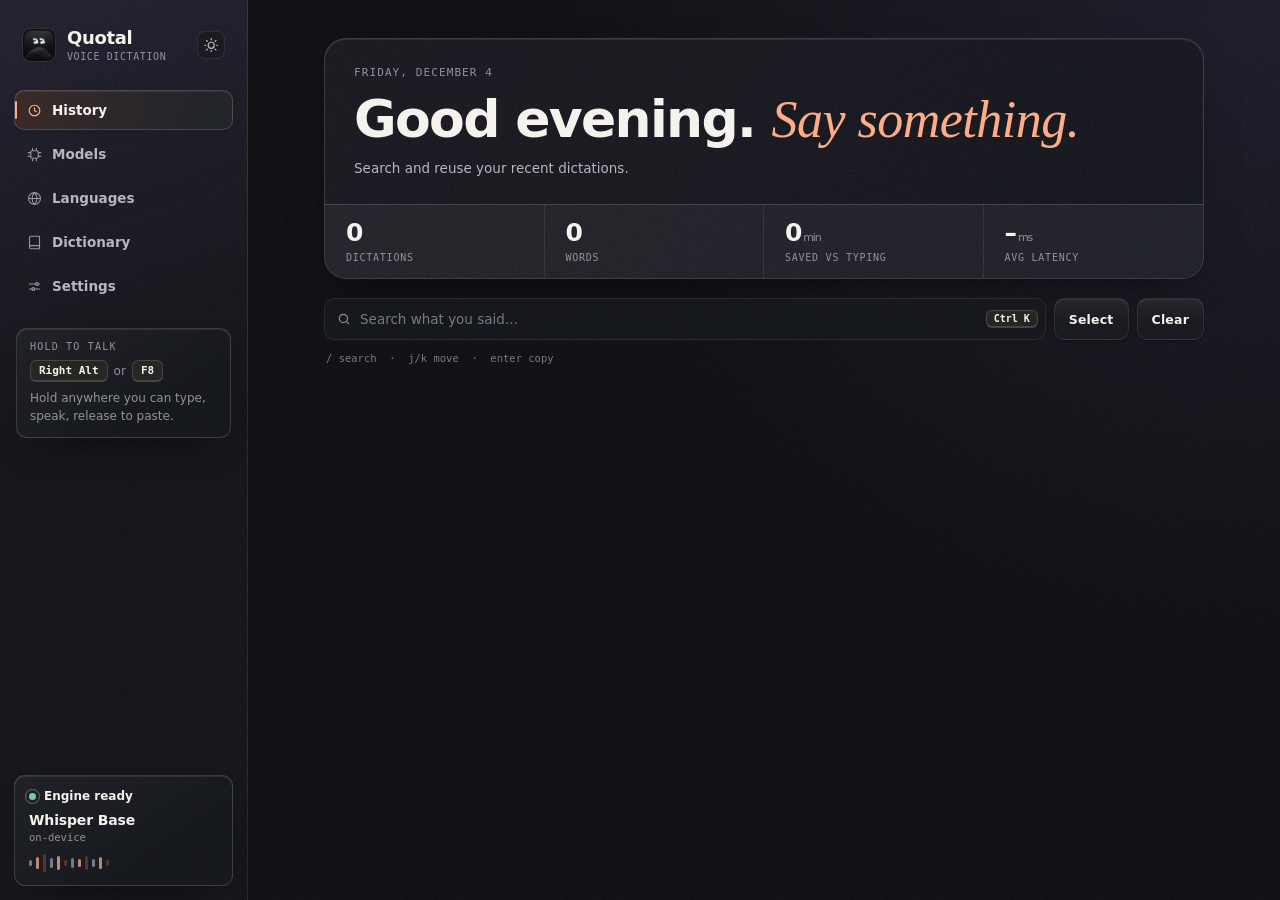
<file: ui/dashboard/dashboard.html>
<!DOCTYPE html>
<html lang="en">
<head>
<meta charset="UTF-8">
<title>Quotal</title>
<script>
  try {
    const t = localStorage.getItem('quotal_theme') || 'dark';
    if (t === 'light') document.documentElement.setAttribute('data-theme', 'light');
  } catch(e) {}
</script>
<style>
  :root {
    --bg: #131210;
    --panel: #171614;
    --card: #1c1b18;
    --card-2: #201f1c;
    --ink: #ece7dd;
    --muted: #a8a29a;
    --faint: #76716a;
    --fainter: #57534e;
    --line: rgba(236,231,221,.08);
    --line-2: rgba(236,231,221,.15);
    --accent: #ff5d1f;
    --accent-ink: #ff8a5c;
    --accent-wash: rgba(var(--accent-rgb, 255,93,31),.11);
    --green: #7ec89b;
    --red: #e07a7a;
    --radius: 12px;
    --sans: "Segoe UI Variable Display", "Segoe UI", system-ui, -apple-system, sans-serif;
    --serif: Georgia, "Times New Roman", serif;
    --mono: "Cascadia Code", "Cascadia Mono", Consolas, Menlo, monospace;
  }
  * { box-sizing: border-box; margin: 0; padding: 0; }
  html, body {
    height: 100%; background: var(--bg); color: var(--ink);
    font-family: var(--sans); font-size: 14px; overflow: hidden;
    -webkit-font-smoothing: antialiased; text-rendering: optimizeLegibility;
    user-select: none;
  }
  /* film grain — barely there, kills the flat AI-plastic feel */
  body::after {
    content: ""; position: fixed; inset: 0; z-index: 200; pointer-events: none; opacity: .05;
    background-image: url("data:image/svg+xml,%3Csvg xmlns='http://www.w3.org/2000/svg' width='140' height='140'%3E%3Cfilter id='n'%3E%3CfeTurbulence type='fractalNoise' baseFrequency='.9' numOctaves='2'/%3E%3C/filter%3E%3Crect width='140' height='140' filter='url(%23n)' opacity='.6'/%3E%3C/svg%3E");
  }
  ::selection { background: rgba(var(--accent-rgb, 255,93,31),.32); }
  button { font: inherit; color: inherit; background: none; border: none; }
  :focus { outline: none; }
  :focus-visible { outline: 2px solid rgba(var(--accent-rgb, 255,93,31),.7); outline-offset: 2px; border-radius: 6px; }

  .app { display: grid; grid-template-columns: 248px 1fr; height: 100%; }

  /* ============ SIDEBAR ============ */
  aside {
    display: flex; flex-direction: column; padding: 18px 14px 14px;
    background: var(--panel); border-right: 1px solid var(--line);
    min-height: 0;
  }
  .brand { display: flex; align-items: center; gap: 11px; padding: 4px 8px 20px; }
  .brand img {
    width: 34px; height: 34px; border-radius: 9px; display: block;
    border: 1px solid var(--line-2); background: #0e0d0c;
  }
  .brand .name { font-size: 15.5px; font-weight: 700; letter-spacing: -.02em; line-height: 1.1; }
  .brand .sub { font-family: var(--mono); font-size: 10px; letter-spacing: .14em; color: var(--faint); margin-top: 3px; text-transform: uppercase; }

  .nav-label { font-family: var(--mono); font-size: 10px; letter-spacing: .14em; text-transform: uppercase; color: var(--fainter); padding: 0 12px 7px; }
  nav { display: flex; flex-direction: column; gap: 1px; }
  .nav-item {
    display: flex; align-items: center; gap: 10px; padding: 8px 12px;
    border-radius: 9px; color: var(--muted); cursor: pointer;
    font-weight: 550; font-size: 13.5px; border: 1px solid transparent;
  }
  .nav-item svg { width: 15px; height: 15px; flex-shrink: 0; opacity: .8; }
  .nav-item:hover { color: var(--ink); background: rgba(236,231,221,.045); }
  .nav-item.active { color: var(--ink); background: rgba(236,231,221,.06); border-color: var(--line); }
  .nav-item .count {
    margin-left: auto; font-family: var(--mono); font-size: 11px; color: var(--faint);
    background: rgba(236,231,221,.06); border: 1px solid var(--line);
    padding: 1px 7px; border-radius: 99px; font-variant-numeric: tabular-nums;
  }
  .nav-item .count:empty { display: none; }

  .hint-card {
    margin: 16px 2px 0; padding: 12px 13px; border-radius: 11px;
    background: var(--card); border: 1px solid var(--line);
  }
  .hint-card .hk { font-family: var(--mono); font-size: 10px; letter-spacing: .12em; text-transform: uppercase; color: var(--faint); margin-bottom: 8px; }
  .hint-card .keys { display: flex; align-items: center; gap: 6px; font-size: 12px; color: var(--muted); flex-wrap: wrap; }
  .hint-card .hold { width: 100%; margin-top: 7px; font-size: 12px; color: var(--faint); line-height: 1.5; }
  kbd {
    font-family: var(--mono); font-size: 11px; font-weight: 600; color: var(--ink);
    padding: 3px 8px; border-radius: 6px; background: #262522;
    border: 1px solid var(--line-2); border-bottom-width: 2px; white-space: nowrap;
  }

  .side-foot { margin-top: auto; padding-top: 12px; }
  .engine {
    border: 1px solid var(--line); border-radius: 11px; padding: 13px 14px;
    background: linear-gradient(180deg, rgba(236,231,221,.025), transparent 60%), var(--card);
  }
  .engine .s-row { display: flex; align-items: center; gap: 8px; font-size: 12px; font-weight: 600; color: var(--muted); }
  .pulse { width: 7px; height: 7px; border-radius: 50%; background: var(--green); flex-shrink: 0; position: relative; }
  .pulse::after { content: ""; position: absolute; inset: -4px; border-radius: 50%; border: 1px solid var(--green); opacity: .5; animation: ping 2.2s ease-out infinite; }
  @keyframes ping { 0% { transform: scale(.5); opacity: .7; } 100% { transform: scale(1.25); opacity: 0; } }
  .engine .model-name { font-size: 14px; font-weight: 650; margin-top: 9px; letter-spacing: -.01em; }
  .engine .model-sub { font-family: var(--mono); font-size: 10.5px; color: var(--faint); margin-top: 3px; }
  .meter { display: flex; align-items: flex-end; gap: 3px; height: 18px; margin-top: 11px; }
  .meter i { width: 3px; border-radius: 2px; background: var(--fainter); display: block; }
  .meter i:nth-child(1){ height: 35%; } .meter i:nth-child(2){ height: 70%; background: var(--accent); opacity:.85; }
  .meter i:nth-child(3){ height: 100%; background: var(--accent); } .meter i:nth-child(4){ height: 55%; }
  .meter i:nth-child(5){ height: 80%; } .meter i:nth-child(6){ height: 30%; } .meter i:nth-child(7){ height: 60%; }
  .meter i:nth-child(8){ height: 45%; } .meter i:nth-child(9){ height: 75%; background: var(--accent); opacity:.6; }
  .meter i:nth-child(10){ height: 40%; } .meter i:nth-child(11){ height: 65%; } .meter i:nth-child(12){ height: 28%; }

  /* ============ MAIN ============ */
  main { overflow: hidden; display: flex; flex-direction: column; min-width: 0; background: radial-gradient(1100px 300px at 50% -80px, rgba(var(--accent-rgb, 255,93,31),.05), transparent 70%), var(--bg); }
  .scroll { overflow-y: auto; flex: 1; padding: 0 48px 80px; scroll-behavior: smooth; }
  .scroll::-webkit-scrollbar { width: 10px; }
  .scroll::-webkit-scrollbar-thumb { background: rgba(236,231,221,.11); border-radius: 10px; border: 3px solid var(--bg); }
  .view { display: none; max-width: 720px; margin: 0 auto; padding-top: 34px; }
  .view.active { display: block; }
  .view.active > * { animation: rise .38s cubic-bezier(.2,.7,.3,1) both; }
  .view.active > *:nth-child(2){ animation-delay: .04s; } .view.active > *:nth-child(3){ animation-delay: .08s; }
  .view.active > *:nth-child(n+4){ animation-delay: .12s; }
  @keyframes rise { from { opacity: 0; transform: translateY(7px); } to { opacity: 1; transform: none; } }

  .eyebrow-row { display: flex; align-items: baseline; justify-content: space-between; gap: 12px; margin-bottom: 8px; }
  .eyebrow { font-family: var(--mono); font-size: 11px; letter-spacing: .1em; text-transform: uppercase; color: var(--faint); }
  .today-line { font-family: var(--mono); font-size: 11px; color: var(--faint); white-space: nowrap; }
  h1 { font-size: 31px; font-weight: 700; letter-spacing: -.032em; line-height: 1.08; }
  h1 em { font-family: var(--serif); font-style: italic; font-weight: 400; letter-spacing: -.01em; }
  .lead { color: var(--muted); margin-top: 7px; font-size: 13.5px; line-height: 1.55; }
  .lead b { color: var(--ink); font-weight: 600; }
  .head { margin-bottom: 18px; }

  /* stats — quiet ledger, hairlines instead of cards */
  .ledger { display: flex; border-top: 1px solid var(--line-2); border-bottom: 1px solid var(--line); margin: 20px 0 18px; }
  .ledger div { padding: 12px 28px 11px 0; margin-right: 28px; border-right: 1px solid var(--line); min-width: 0; }
  .ledger div:last-child { border-right: 0; margin-right: 0; padding-right: 0; }
  .ledger b { display: block; font-size: 20px; font-weight: 650; letter-spacing: -.02em; font-variant-numeric: tabular-nums; }
  .ledger b small { font-size: 11px; color: var(--faint); font-weight: 500; margin-left: 2px; }
  .ledger span { font-family: var(--mono); font-size: 10px; text-transform: uppercase; letter-spacing: .11em; color: var(--faint); }

  /* toolbar */
  .toolbar { display: flex; gap: 8px; margin-bottom: 4px; align-items: center; }
  .search {
    flex: 1; display: flex; align-items: center; gap: 9px; background: var(--card);
    border: 1px solid var(--line); border-radius: 10px; padding: 0 7px 0 12px; height: 38px;
    transition: border-color .18s;
  }
  .search:focus-within { border-color: rgba(var(--accent-rgb, 255,93,31),.5); }
  .search svg { width: 14px; height: 14px; color: var(--faint); flex-shrink: 0; }
  .search input { flex: 1; min-width: 0; background: none; border: 0; outline: 0; color: var(--ink); font: inherit; font-size: 13.5px; user-select: text; }
  .search input::placeholder { color: var(--fainter); }
  .search kbd { font-size: 10px; padding: 2px 7px; }

  .btn {
    height: 38px; padding: 0 14px; border-radius: 10px; border: 1px solid var(--line);
    background: linear-gradient(180deg, rgba(255,255,255,.05), rgba(255,255,255,0) 55%), var(--card);
    color: var(--ink); font-weight: 650; font-size: 12.5px; letter-spacing: .015em;
    cursor: pointer; display: inline-flex; align-items: center; gap: 8px; white-space: nowrap;
    box-shadow: inset 0 1px 0 rgba(255,255,255,.06), 0 1px 2px rgba(0,0,0,.35);
    transition: border-color .15s, background .15s, transform .08s, box-shadow .15s;
  }
  .btn:hover {
    border-color: rgba(236,231,221,.22); background: linear-gradient(180deg, rgba(255,255,255,.07), rgba(255,255,255,0) 55%), var(--card-2);
    transform: translateY(-1px); box-shadow: inset 0 1px 0 rgba(255,255,255,.08), 0 4px 12px rgba(0,0,0,.35);
  }
  .btn:active { transform: translateY(0) scale(.98); box-shadow: inset 0 1px 0 rgba(255,255,255,.04), 0 1px 2px rgba(0,0,0,.3); }
  .btn svg { width: 15px; height: 15px; color: var(--muted); transition: color .15s; flex-shrink: 0; }
  .btn:hover svg { color: var(--ink); }
  .btn.active {
    background: linear-gradient(180deg, rgba(var(--accent-rgb, 255,93,31),.22), rgba(var(--accent-rgb, 255,93,31),.1)), var(--card);
    border-color: rgba(var(--accent-rgb, 255,93,31),.55); box-shadow: inset 0 1px 0 rgba(255,255,255,.07), 0 0 0 3px rgba(var(--accent-rgb, 255,93,31),.1);
  }
  .btn.active svg { color: var(--accent-ink); }
  .btn.danger:hover { color: #f0a8a8; border-color: rgba(224,122,122,.5); background: linear-gradient(180deg, rgba(224,122,122,.14), rgba(224,122,122,.05)), var(--card); }
  .btn.danger:hover svg { color: var(--red); }

  .subbar { display: flex; align-items: center; justify-content: space-between; gap: 12px; margin: 9px 2px 0; min-height: 18px; }
  .search-count { font-family: var(--mono); font-size: 11px; color: var(--muted); }
  .search-count:empty { display: none; }
  .kb-hints { font-family: var(--mono); font-size: 10.5px; color: var(--fainter); }

  /* selection bar — quiet container, loud badge; clear action hierarchy */
  .selection-bar {
    display: flex; align-items: center; justify-content: space-between; gap: 12px;
    background: linear-gradient(180deg, rgba(255,255,255,.03), rgba(255,255,255,0) 60%), #1d1c1a;
    border: 1px solid var(--line-2); border-radius: 12px;
    padding: 8px 8px 8px 14px; margin-top: 10px; animation: rise .2s ease both; flex-wrap: wrap;
    box-shadow: 0 8px 24px rgba(0,0,0,.35), inset 0 1px 0 rgba(255,255,255,.05);
  }
  .sel-count-wrap { display: flex; align-items: center; gap: 9px; font-size: 13px; font-weight: 650; letter-spacing: -.01em; }
  .sel-count-badge {
    display: inline-grid; place-items: center; min-width: 22px; height: 22px; padding: 0 6px;
    border-radius: 99px; background: var(--accent); color: #fff;
    font-family: var(--mono); font-size: 11px; font-weight: 700; font-variant-numeric: tabular-nums;
    box-shadow: 0 2px 10px rgba(var(--accent-rgb, 255,93,31),.45), inset 0 1px 0 rgba(255,255,255,.25);
  }
  .sel-count-label { color: var(--muted); font-size: 12.5px; font-weight: 500; }
  .sel-actions { display: flex; align-items: center; gap: 6px; flex-wrap: wrap; }
  .sel-actions .btn-sm {
    height: 30px; display: inline-flex; align-items: center; justify-content: center; gap: 6px;
    padding: 0 12px; border-radius: 8px; border: 1px solid transparent; cursor: pointer;
    font-family: var(--sans); font-size: 12.5px; font-weight: 600; letter-spacing: .01em; white-space: nowrap;
    transition: background .15s, border-color .15s, color .15s, transform .06s;
  }
  .sel-actions .btn-sm:active { transform: scale(.97); }
  .sel-actions .btn-sm span { font-variant-numeric: tabular-nums; }
  #btn-sel-done {
    background: var(--ink); color: #161513; font-weight: 700;
    box-shadow: inset 0 1px 0 rgba(255,255,255,.5), 0 1px 3px rgba(0,0,0,.4);
  }
  #btn-sel-done:hover { background: #fff; }

  /* history — editorial list, not cards */
  .day-group { margin-top: 16px; }
  .day-group:first-of-type { margin-top: 6px; }
  .day {
    display: flex; align-items: baseline; gap: 10px; padding: 12px 2px 8px;
    border-bottom: 1px solid var(--line-2); position: sticky; top: 0; background: var(--bg); z-index: 10;
  }
  .day span:first-child { font-size: 13px; font-weight: 700; letter-spacing: -.01em; }
  .day .n { font-family: var(--mono); font-size: 11px; color: var(--faint); }
  .day-del {
    margin-left: auto; font-family: var(--mono); font-size: 11px; color: var(--fainter);
    padding: 3px 8px; border-radius: 6px; cursor: pointer; display: inline-flex; align-items: center; gap: 5px;
    border: 1px solid transparent; transition: all .15s;
  }
  .day-del svg { width: 12px; height: 12px; }
  .day-del:hover { color: var(--red); background: rgba(224,122,122,.09); border-color: rgba(224,122,122,.3); }
  .group { border-bottom: 1px solid var(--line); }
  .entry { display: grid; grid-template-columns: 56px 1fr auto; gap: 14px; align-items: start; padding: 13px 4px; border-radius: 8px; }
  .entry + .entry { border-top: 1px solid var(--line); }
  .entry:hover { background: rgba(236,231,221,.018); }
  .entry.in-select { grid-template-columns: 22px 56px 1fr auto; cursor: pointer; }
  .entry.in-select:hover { background: rgba(236,231,221,.03); }
  .entry-check { display: flex; padding-top: 3px; }
  .custom-check {
    width: 17px; height: 17px; border-radius: 6px; border: 1.5px solid var(--fainter);
    display: grid; place-items: center; background: rgba(255,255,255,.02); transition: all .15s; flex-shrink: 0;
  }
  .custom-check svg { width: 11px; height: 11px; color: #fff; opacity: 0; transform: scale(.6); transition: all .15s; }
  .entry.checked .custom-check { background: var(--accent); border-color: var(--accent); }
  .entry.checked .custom-check svg { opacity: 1; transform: scale(1); }
  .entry.checked { background: var(--accent-wash); }
  .entry .time { font-family: var(--mono); font-size: 11.5px; color: var(--faint); padding-top: 4px; font-variant-numeric: tabular-nums; }
  .entry .text { line-height: 1.62; font-size: 14px; word-break: break-word; user-select: text; color: var(--ink); }
  .entry .text mark { background: rgba(var(--accent-rgb, 255,93,31),.3); color: inherit; border-radius: 3px; padding: 0 1px; }
  .entry .meta { font-family: var(--mono); font-size: 11px; color: var(--faint); margin-top: 5px; }
  .entry .actions { display: flex; gap: 6px; align-items: center; opacity: 0; transition: opacity .15s; padding-top: 1px; }
  .entry:hover .actions, .entry.selected .actions { opacity: 1; }
  @media (pointer: coarse) { .entry .actions { opacity: 1; } }
  .icon-btn {
    width: 29px; height: 29px; border-radius: 8px; border: 1px solid var(--line);
    background: var(--card); color: var(--muted); display: grid; place-items: center; cursor: pointer;
    transition: all .14s;
  }
  .icon-btn:hover { color: var(--ink); border-color: var(--line-2); background: var(--card-2); }
  .icon-btn svg { width: 13px; height: 13px; }
  .icon-btn.ok { color: var(--green); border-color: rgba(126,200,155,.5); }
  .icon-btn.del-btn:hover { color: var(--red); border-color: rgba(224,122,122,.45); background: rgba(224,122,122,.08); }

  .empty {
    padding: 56px 24px 50px; text-align: center; border: 1px dashed var(--line-2);
    border-radius: var(--radius); margin-top: 20px; background: rgba(236,231,221,.012);
  }
  .empty .bars { display: flex; align-items: flex-end; justify-content: center; gap: 4px; height: 30px; margin-bottom: 16px; }
  .empty .bars i { width: 4px; border-radius: 3px; background: var(--fainter); display: block; }
  .empty .bars i:nth-child(1){height:12px}.empty .bars i:nth-child(2){height:24px;background:var(--accent);opacity:.8}
  .empty .bars i:nth-child(3){height:30px;background:var(--accent)} .empty .bars i:nth-child(4){height:18px}
  .empty .bars i:nth-child(5){height:26px;background:var(--accent);opacity:.55} .empty .bars i:nth-child(6){height:10px}
  .empty .big { font-size: 16px; font-weight: 700; letter-spacing: -.02em; margin-bottom: 6px; }
  .empty .big em { font-family: var(--serif); font-style: italic; font-weight: 400; }
  .empty p { color: var(--muted); font-size: 13px; line-height: 1.55; max-width: 38em; margin: 0 auto; }
  .empty .keys { display: flex; gap: 6px; justify-content: center; align-items: center; margin-top: 16px; font-size: 12px; color: var(--muted); flex-wrap: wrap; }

  /* models toolbar & filters */
  .models-toolbar {
    display: flex;
    align-items: center;
    justify-content: space-between;
    gap: 12px;
    margin-top: 14px;
    margin-bottom: 12px;
    flex-wrap: wrap;
  }
  .model-search-bar {
    flex: 1;
    min-width: 220px;
    max-width: 440px;
  }
  .model-filters {
    display: flex;
    align-items: center;
    gap: 8px;
  }
  .filter-chip {
    display: inline-flex;
    align-items: center;
    gap: 6px;
    padding: 6px 14px;
    border-radius: 20px;
    background: rgba(255, 255, 255, 0.04);
    border: 1px solid var(--line);
    color: var(--muted);
    font-family: var(--font);
    font-size: 12px;
    font-weight: 550;
    cursor: pointer;
    transition: all 0.2s cubic-bezier(0.16, 1, 0.3, 1);
    user-select: none;
  }
  .filter-chip:hover {
    background: rgba(255, 255, 255, 0.08);
    border-color: rgba(255, 255, 255, 0.22);
    color: var(--ink);
  }
  .filter-chip.active {
    background: rgba(var(--accent-rgb, 255,122,26),0.12);
    border-color: var(--accent);
    color: var(--accent-ink);
    box-shadow: 0 0 14px rgba(var(--accent-rgb, 255,122,26),0.2);
  }
  .filter-chip#filter-streaming.active {
    background: rgba(56, 189, 248, 0.12);
    border-color: #38bdf8;
    color: #38bdf8;
    box-shadow: 0 0 14px rgba(56, 189, 248, 0.22);
  }
  .live-dot {
    width: 6px;
    height: 6px;
    border-radius: 50%;
    background: currentColor;
    opacity: 0.7;
    transition: opacity 0.2s;
  }
  .filter-chip.active .live-dot {
    opacity: 1;
    animation: pvbreathe 1.5s ease-in-out infinite;
  }

  /* Table Header */
  .models-header-bar {
    display: flex;
    align-items: center;
    justify-content: space-between;
    padding: 8px 12px;
    margin-top: 10px;
    border-bottom: 1px solid var(--line-2);
    font-family: var(--mono);
    font-size: 11px;
    font-weight: 600;
    color: var(--fainter);
    letter-spacing: 0.08em;
    text-transform: uppercase;
  }
  .mhb-metrics {
    display: flex;
    align-items: center;
    gap: 24px;
  }
  .mhb-col.speed-col {
    min-width: 52px;
    text-align: center;
  }
  .mhb-col.size-col {
    min-width: 72px;
    text-align: right;
  }

  /* Section Dividers */
  .model-section-title {
    font-family: var(--mono);
    font-size: 11px;
    font-weight: 700;
    letter-spacing: 0.08em;
    text-transform: uppercase;
    color: var(--fainter);
    margin: 18px 4px 6px;
    display: flex;
    align-items: center;
    gap: 8px;
  }
  .model-section-title::after {
    content: "";
    flex: 1;
    height: 1px;
    background: var(--line);
    opacity: 0.4;
  }

  /* models list */
  .models { margin-top: 2px; }
  .model {
    display: grid; grid-template-columns: 20px 1fr auto; gap: 16px; align-items: start;
    padding: 15px 12px; border-bottom: 1px solid var(--line); cursor: pointer; width: 100%; text-align: left;
    border-radius: 8px; transition: background .15s, border-color .15s;
  }
  .model:hover { background: rgba(255,255,255,.025); }
  .model.active { background: rgba(var(--accent-rgb, 255,122,26),.04); border-color: rgba(var(--accent-rgb, 255,122,26),.2); }
  .model .radio { width: 17px; height: 17px; border-radius: 50%; border: 1.5px solid var(--fainter); display: grid; place-items: center; flex-shrink: 0; margin-top: 2px; transition: border-color .15s; }
  .model.active .radio { border-color: var(--accent); }
  .model.active .radio::after { content: ""; width: 7px; height: 7px; border-radius: 50%; background: var(--accent); display: block; }
  .model .t { font-size: 14.5px; font-weight: 650; display: flex; align-items: center; gap: 8px; flex-wrap: wrap; letter-spacing: -.01em; }
  .model .idx { font-family: var(--mono); font-size: 11px; color: var(--fainter); }
  .model .d { color: var(--muted); font-size: 13px; margin-top: 4px; line-height: 1.55; max-width: 52em; }
  
  /* Feature tags */
  .tag-live {
    display: inline-flex; align-items: center; gap: 4px;
    padding: 2px 7px; border-radius: 4px; font-size: 10.5px; font-weight: 600; font-family: var(--mono);
    background: rgba(56,189,248,.12); color: #38bdf8; border: 1px solid rgba(56,189,248,.3);
  }
  .tag-translates {
    display: inline-flex; align-items: center; gap: 4px;
    padding: 2px 7px; border-radius: 4px; font-size: 10.5px; font-weight: 600; font-family: var(--mono);
    background: rgba(168,85,247,.12); color: #c084fc; border: 1px solid rgba(168,85,247,.3);
  }
  .tag-match {
    display: inline-flex; align-items: center; gap: 4px;
    padding: 2px 7px; border-radius: 4px; font-size: 10.5px; font-weight: 600; font-family: var(--mono);
    background: rgba(34,197,94,.12); color: #4ade80; border: 1px solid rgba(34,197,94,.3);
  }
  .tag-partial {
    display: inline-flex; align-items: center; gap: 4px;
    padding: 2px 7px; border-radius: 4px; font-size: 10.5px; font-weight: 600; font-family: var(--mono);
    background: rgba(234,179,8,.12); color: #facc15; border: 1px solid rgba(234,179,8,.3);
  }

  /* Language Strip inside Model Card */
  .model-lang-strip {
    display: flex;
    align-items: center;
    flex-wrap: wrap;
    gap: 6px;
    margin-top: 9px;
  }
  .lang-strip-label {
    font-family: var(--mono);
    font-size: 10px;
    font-weight: 700;
    color: var(--fainter);
    text-transform: uppercase;
    letter-spacing: 0.06em;
    margin-right: 2px;
  }
  .lang-pill {
    display: inline-flex;
    align-items: center;
    gap: 5px;
    padding: 2.5px 8px;
    border-radius: 5px;
    font-family: var(--mono);
    font-size: 11px;
    line-height: 1.35;
    transition: transform 0.15s, border-color 0.15s;
    user-select: none;
  }
  .lang-pill .lang-code {
    font-weight: 700;
    letter-spacing: 0.04em;
    opacity: 0.85;
  }
  .lang-pill .lang-grade {
    font-weight: 800;
    padding-left: 2px;
  }
  .lang-pill.grade-a {
    background: rgba(34, 197, 94, 0.13);
    color: #4ade80;
    border: 1px solid rgba(34, 197, 94, 0.3);
  }
  .lang-pill.grade-b {
    background: rgba(56, 189, 248, 0.13);
    color: #38bdf8;
    border: 1px solid rgba(56, 189, 248, 0.3);
  }
  .lang-pill.grade-c {
    background: rgba(255, 255, 255, 0.05);
    color: #94a3b8;
    border: 1px solid rgba(255, 255, 255, 0.12);
  }
  .lang-pill.grade-none {
    background: rgba(255, 255, 255, 0.02);
    color: var(--fainter);
    border: 1px dashed rgba(255, 255, 255, 0.12);
  }

  /* Model Metrics Area (Right Side) */
  .model-metrics-area {
    display: flex;
    align-items: center;
    gap: 24px;
    padding-top: 4px;
  }
  .lang-grades {
    display: flex;
    align-items: center;
    gap: 6px;
  }
  .grade-badge {
    min-width: 34px;
    height: 25px;
    display: inline-flex;
    align-items: center;
    justify-content: center;
    border-radius: 6px;
    font-family: var(--mono);
    font-size: 11.5px;
    font-weight: 700;
  }
  .grade-badge.a { background: rgba(34,197,94,.14); color: #4ade80; border: 1px solid rgba(34,197,94,.3); }
  .grade-badge.b { background: rgba(56,189,248,.14); color: #38bdf8; border: 1px solid rgba(56,189,248,.3); }
  .grade-badge.c { background: rgba(255,255,255,.05); color: #94a3b8; border: 1px solid rgba(255,255,255,.1); }
  .grade-badge.none { background: transparent; color: var(--fainter); border: 1px dashed rgba(255,255,255,.1); }

  /* Cellular Speed Bars */
  .speed-indicator {
    display: flex;
    flex-direction: column;
    align-items: center;
    gap: 3px;
    min-width: 52px;
  }
  .cellular-bars {
    display: flex;
    align-items: flex-end;
    gap: 2.5px;
    height: 14px;
  }
  .cellular-bars i {
    width: 3px;
    border-radius: 1.5px;
    background: rgba(255,255,255,0.15);
  }
  .cellular-bars i:nth-child(1) { height: 4px; }
  .cellular-bars i:nth-child(2) { height: 7px; }
  .cellular-bars i:nth-child(3) { height: 10px; }
  .cellular-bars i:nth-child(4) { height: 14px; }

  .cellular-bars[data-bars="1"] i:nth-child(1) { background: #f97316; }
  .cellular-bars[data-bars="2"] i:nth-child(-n+2) { background: #fbbf24; }
  .cellular-bars[data-bars="3"] i:nth-child(-n+3) { background: var(--accent); }
  .cellular-bars[data-bars="4"] i:nth-child(-n+4) { background: #4ade80; }

  .speed-ms {
    font-family: var(--mono);
    font-size: 10px;
    color: var(--faint);
    white-space: nowrap;
  }

  /* Size & Status Right Area */
  .size-status-area {
    display: flex;
    flex-direction: column;
    align-items: flex-end;
    min-width: 68px;
    text-align: right;
  }
  .model .size { font-family: var(--mono); font-size: 11px; color: var(--muted); white-space: nowrap; }
  .model .st { display: block; font-size: 12px; font-weight: 650; color: var(--faint); margin-top: 3px; }
  .model.active .st { color: var(--accent-ink); }
  .note { margin-top: 14px; font-size: 12.5px; color: var(--faint); line-height: 1.6; }
  .note code { font-family: var(--mono); font-size: 11px; color: var(--muted); background: rgba(236,231,221,.06); padding: 1px 6px; border-radius: 5px; }

  /* languages */
  .lang-grid {
    display: grid;
    grid-template-columns: repeat(auto-fill, minmax(210px, 1fr));
    gap: 10px;
    margin-top: 12px;
  }
  .lang-card {
    display: flex;
    align-items: center;
    justify-content: space-between;
    gap: 10px;
    padding: 12px 14px;
    background: rgba(236,231,221,.025);
    border: 1px solid var(--line);
    border-radius: 10px;
    cursor: pointer;
    transition: all .15s ease;
    user-select: none;
    text-align: left;
  }
  .lang-card:hover {
    background: rgba(236,231,221,.05);
    border-color: var(--line-2);
  }
  .lang-card.active {
    background: rgba(var(--accent-rgb, 255,93,31),.08);
    border-color: rgba(var(--accent-rgb, 255,93,31),.45);
  }
  .lang-info {
    min-width: 0;
  }
  .lang-name {
    font-size: 13.5px;
    font-weight: 650;
    color: var(--ink);
    display: flex;
    align-items: center;
    gap: 6px;
  }
  .lang-native {
    font-size: 11.5px;
    color: var(--muted);
    margin-top: 2px;
    white-space: nowrap;
    overflow: hidden;
    text-overflow: ellipsis;
  }
  .lang-check {
    width: 18px;
    height: 18px;
    border-radius: 5px;
    border: 1.5px solid var(--fainter);
    display: grid;
    place-items: center;
    flex-shrink: 0;
    transition: all .15s ease;
  }
  .lang-card.active .lang-check {
    background: var(--accent);
    border-color: var(--accent);
  }
  .lang-check svg {
    display: none;
    width: 12px;
    height: 12px;
    stroke: #fff;
    stroke-width: 2.5;
  }
  .lang-card.active .lang-check svg {
    display: block;
  }

  /* settings */
  .section-title { font-family: var(--mono); font-size: 10.5px; letter-spacing: .13em; text-transform: uppercase; color: var(--faint); margin: 26px 2px 0; padding-bottom: 8px; border-bottom: 1px solid var(--line); }
  .enh-list { border-bottom: 1px solid var(--line); }
  .enh { display: grid; grid-template-columns: 20px 1fr; gap: 13px; padding: 15px 2px; cursor: pointer; }
  .enh + .enh { border-top: 1px solid var(--line); }
  .enh:hover { background: rgba(236,231,221,.015); }
  .enh .radio { width: 17px; height: 17px; border-radius: 50%; border: 1.5px solid var(--fainter); display: grid; place-items: center; margin-top: 2px; flex-shrink: 0; }
  .enh.active .radio { border-color: var(--accent); }
  .enh.active .radio::after { content: ""; width: 7px; height: 7px; border-radius: 50%; background: var(--accent); display: block; }
  .enh-title { font-size: 14px; font-weight: 650; display: flex; align-items: center; gap: 9px; flex-wrap: wrap; letter-spacing: -.01em; }
  .tag { font-family: var(--mono); font-size: 10.5px; color: var(--muted); border: 1px solid var(--line-2); padding: 2px 8px; border-radius: 99px; white-space: nowrap; font-weight: 400; }
  .enh.active .tag { color: var(--ink); border-color: rgba(var(--accent-rgb, 255,93,31),.5); }
  .enh-desc { color: var(--muted); font-size: 13px; line-height: 1.6; margin-top: 4px; max-width: 58em; }
  .enh-desc code, .row .d code { font-family: var(--mono); font-size: 11px; background: rgba(236,231,221,.06); padding: 1px 6px; border-radius: 5px; color: var(--ink); }
  /* recording pill picker */
  .pill-list { border-bottom: 1px solid var(--line); }
  .pillopt { display: grid; grid-template-columns: 20px 1fr; gap: 13px; padding: 15px 2px; cursor: pointer; }
  .pillopt + .pillopt { border-top: 1px solid var(--line); }
  .pillopt:hover { background: rgba(236,231,221,.015); }
  .pillopt .radio { width: 17px; height: 17px; border-radius: 50%; border: 1.5px solid var(--fainter); display: grid; place-items: center; margin-top: 2px; flex-shrink: 0; }
  .pillopt.active .radio { border-color: var(--accent); }
  .pillopt.active .radio::after { content: ""; width: 7px; height: 7px; border-radius: 50%; background: var(--accent); display: block; }
  .pv {
    --pv: #3b82f6;
    display: inline-flex; align-items: center; gap: 9px; margin-top: 10px;
    padding: 6px 14px 6px 7px; border-radius: 99px; width: fit-content; max-width: 100%;
    background: linear-gradient(180deg, #201f1c, #131210);
    border: 1px solid var(--line-2);
    box-shadow: inset 0 1px 0 rgba(255,255,255,.06);
  }
  .pv[data-pv="ember"] { --pv: #f59e0b; }
  .pv[data-pv="meter"] { --pv: #22d3ee; }
  .pv[data-pv="halo"] { --pv: #c084fc; }
  .pv[data-pv="bloom"] { --pv: #38e1ff; }
  .pv[data-pv="pulse"] { --pv: #f4f4f5; background: #0b0b0d; border-color: rgba(255,255,255,.14); box-shadow: none; }
  .pv[data-pv="wispr"] { --pv: #f4f4f5; background: #070707; border-color: rgba(255,255,255,.22); box-shadow: none; padding: 6px 12px; }
  .pv[data-pv="wispr"] .pv-w { gap: 2px; height: 18px; }
  .pv[data-pv="wispr"] .pv-w i { width: 2.5px; background: #fff; box-shadow: none; }
  .pv[data-pv="wispr"] .pv-w i:nth-child(3n) { animation-delay: .18s; } .pv[data-pv="wispr"] .pv-w i:nth-child(4n) { animation-delay: .3s; }
  .pv .pv-t { font-size: 12px; font-weight: 600; letter-spacing: -.01em; }
  .pv-o {
    width: 22px; height: 22px; border-radius: 50%; flex-shrink: 0;
    background: radial-gradient(circle at 35% 30%, #fff, var(--pv) 72%);
    box-shadow: 0 0 9px var(--pv); animation: pvbreathe 2.4s ease-in-out infinite;
  }
  @keyframes pvbreathe { 0%,100% { transform: scale(1); } 50% { transform: scale(1.12); } }
  .pv-e { position: relative; width: 22px; height: 22px; flex-shrink: 0; display: grid; place-items: center; }
  .pv-e::before { content: ""; position: absolute; inset: 0; border-radius: 50%; border: 1px solid var(--pv); opacity: .55; }
  .pv-e::after {
    content: ""; width: 9px; height: 9px; border-radius: 50%;
    background: radial-gradient(circle at 35% 30%, #fff8, var(--pv) 60%);
    box-shadow: 0 0 8px var(--pv); animation: pvbreathe 1.8s ease-in-out infinite;
  }
  .pv-w { display: flex; align-items: center; gap: 2.5px; height: 16px; }
  .pv-w i { width: 3px; height: 100%; border-radius: 2px; background: var(--pv); transform: scaleY(.3); animation: pvwave 1.1s ease-in-out infinite; }
  .pv-w i:nth-child(2) { animation-delay: .12s; } .pv-w i:nth-child(3) { animation-delay: .24s; }
  .pv-w i:nth-child(4) { animation-delay: .36s; } .pv-w i:nth-child(5) { animation-delay: .48s; }
  .pv-m { display: flex; align-items: center; gap: 3px; height: 20px; }
  .pv-m i { width: 5px; height: 100%; border-radius: 3px; background: linear-gradient(180deg, #fff6, var(--pv)); transform: scaleY(.3); animation: pvwave .9s ease-in-out infinite; box-shadow: 0 0 5px var(--pv); }
  .pv-m i:nth-child(2) { animation-delay: .15s; } .pv-m i:nth-child(3) { animation-delay: .3s; }
  .pv-m i:nth-child(4) { animation-delay: .45s; } .pv-m i:nth-child(5) { animation-delay: .6s; }
  @keyframes pvwave { 0%,100% { transform: scaleY(.25); } 50% { transform: scaleY(1); } }
  .pv-h { position: relative; width: 22px; height: 22px; flex-shrink: 0; }
  .pv-h-ring {
    position: absolute; inset: 0; border-radius: 50%;
    border: 2px solid rgba(255,255,255,.14); border-top-color: var(--pv);
    animation: pvspin 1.1s linear infinite;
  }
  .pv-h-dot {
    position: absolute; left: 50%; top: 50%; width: 6px; height: 6px; border-radius: 50%;
    background: var(--pv); box-shadow: 0 0 6px var(--pv); transform: translate(-50%, -50%);
  }
  @keyframes pvspin { to { transform: rotate(360deg); } }
  .pv-b {
    width: 26px; height: 26px; border-radius: 50%; flex-shrink: 0; position: relative; overflow: hidden;
    background:
      radial-gradient(circle at 30% 28%, rgba(255,255,255,.95) 0 8%, transparent 22%),
      radial-gradient(circle at 68% 62%, rgba(255,198,92,.9) 0 14%, transparent 38%),
      radial-gradient(circle at 38% 68%, rgba(0,194,168,.95) 0 30%, transparent 62%),
      radial-gradient(circle at 62% 34%, rgba(56,225,255,.95) 0 34%, transparent 66%),
      radial-gradient(circle at 50% 50%, #062a30 0 62%, #02090b 78%);
    box-shadow: 0 0 12px rgba(56,225,255,.55), inset 0 0 6px rgba(255,255,255,.25);
    animation: pvbreathe 2.2s ease-in-out infinite;
  }
  .pv-b::after {
    content: ""; position: absolute; inset: 4px; border-radius: 50%;
    border: 1px solid rgba(255,255,255,.35); filter: blur(.3px);
  }
  .pv[data-pv="pulse"] .pv-t { display: none; }
  .pv[data-pv="pulse"] .pv-w i { background: #f4f4f5; box-shadow: none; animation-duration: 1s; }
  .pv[data-pv="wispr"] .pv-t { display: none; }
  .pv[data-pv="wispr"] .pv-w i { animation-duration: .9s; }
  .pv[data-pv="quotal"] { --pv: #f7f7f9; background: linear-gradient(180deg, #2c2e33, #08090b); border-color: rgba(255,255,255,.3); box-shadow: inset 0 1px 0 rgba(255,255,255,.18); padding: 6px 14px 6px 10px; }
  .pv[data-pv="aurora"] { background: linear-gradient(180deg, #20222f, #06070b); border-color: rgba(150,100,255,.4); box-shadow: inset 0 1px 0 rgba(255,255,255,.14); padding: 6px 12px; }
  .pv[data-pv="aurora"] .pv-a { width: 46px; height: 12px; border-radius: 999px; background: linear-gradient(90deg, #46cdff, #5882ff, #9664ff, #ff58c4, #ff9c6c); filter: blur(.4px); animation: pvbreathe 1.8s ease-in-out infinite; }
  .pv[data-pv="nothing"] { background: #0b0b0d; border-color: rgba(255,255,255,.14); box-shadow: none; padding: 8px 14px; }
  .pv[data-pv="nothing"] .pv-led { display: grid; grid-template-columns: repeat(9, 1fr); gap: 2.5px; }
  .pv[data-pv="nothing"] .pv-led i { width: 3px; height: 3px; border-radius: 50%; background: #ff8e26; box-shadow: 0 0 4px #ff8e26; animation: pvblink 1.2s ease-in-out infinite; }
  .pv[data-pv="nothing"] .pv-led i:nth-child(3n) { animation-delay: .2s; } .pv[data-pv="nothing"] .pv-led i:nth-child(4n) { animation-delay: .4s; }
  @keyframes pvblink { 0%,100% { opacity: .35; } 50% { opacity: 1; } }
  .led-picker { display: flex; align-items: center; gap: 8px; margin-top: 10px; }
  .led-picker .sw { width: 22px; height: 22px; border-radius: 50%; background: var(--sw); border: 1.5px solid var(--fainter); cursor: pointer; padding: 0; flex-shrink: 0; }
  .led-picker .sw.active { border-color: #fff; box-shadow: 0 0 0 2px var(--accent), 0 0 8px var(--sw); }
  .led-picker .sw-custom { position: relative; overflow: hidden; display: grid; place-items: center; background: conic-gradient(#f55, #ff8e26, #ffeb3b, #36ffa8, #58c4ff, #9664ff, #f55); }
  .led-picker .sw-custom input { position: absolute; inset: -6px; opacity: 0; cursor: pointer; }
  .led-picker .sw-custom span { font-size: 14px; font-weight: 700; color: #fff; text-shadow: 0 1px 2px #000; pointer-events: none; }
  .pv[data-pv="quotal"] .pv-q { font-family: Georgia, serif; font-size: 15px; font-weight: 700; color: #f7f7f9; letter-spacing: -2px; animation: pvbreathe 2.4s ease-in-out infinite; }
  .pv[data-pv="quotal"] .pv-t { display: none; }
  .pv[data-pv="quotal"] .pv-hill { width: 44px; height: 14px; border-radius: 0 0 22px 22px; background: radial-gradient(50% 100% at 50% 100%, rgba(255,255,255,.85), transparent 70%); animation: pvbreathe 1.6s ease-in-out infinite; }
  .pv[data-pv="quotal-light"] { --pv: #1b1c21; background: linear-gradient(180deg, #ffffff, #e5e6ec); border-color: rgba(24,26,34,.3); box-shadow: inset 0 1px 0 rgba(255,255,255,.9); padding: 6px 14px 6px 10px; }
  .pv[data-pv="quotal-light"] .pv-q { font-family: Georgia, serif; font-size: 15px; font-weight: 700; color: #1b1c21; letter-spacing: -2px; animation: pvbreathe 2.4s ease-in-out infinite; }
  .pv[data-pv="quotal-light"] .pv-t { display: none; }
  .pv[data-pv="quotal-light"] .pv-hill { width: 44px; height: 14px; border-radius: 0 0 22px 22px; background: radial-gradient(50% 100% at 50% 100%, rgba(255,122,40,.9), transparent 70%); animation: pvbreathe 1.6s ease-in-out infinite; }
  .pv-row { display: flex; gap: 8px; margin-top: 10px; flex-wrap: wrap; }
  .pv-row .pv { margin-top: 0; }
  .theme-seg { display: inline-flex; margin-top: 10px; padding: 3px; gap: 2px; border-radius: 10px; background: rgba(0,0,0,.3); border: 1px solid var(--line); }
  .theme-seg button { font-family: var(--mono); font-size: 11px; font-weight: 700; padding: 6px 16px; border-radius: 7px; border: 0; cursor: pointer; background: transparent; color: var(--muted); }
  .theme-seg button.active { background: var(--ink); color: #131210; }
  .pv[data-pv="mercury"] { background: linear-gradient(180deg, #24262e, #06070a); border-color: rgba(255,255,255,.25); box-shadow: inset 0 1px 0 rgba(255,255,255,.14); padding: 7px 16px; }
  .pv[data-pv="mercury"] .pv-drop { display: flex; align-items: center; gap: 4px; }
  .pv[data-pv="mercury"] .pv-drop i { width: 7px; height: 7px; border-radius: 50%; background: radial-gradient(circle at 35% 30%, #fff, #9aa3b5 55%, #3a3d47); box-shadow: 0 1px 3px rgba(255,136,44,.55); animation: pvbreathe 1.7s ease-in-out infinite; }
  .pv[data-pv="mercury"] .pv-drop i:nth-child(2) { animation-delay: .2s; } .pv[data-pv="mercury"] .pv-drop i:nth-child(3) { animation-delay: .4s; }
  .pv[data-pv="orbit"] { background: linear-gradient(180deg, #181c28, #05060b); border-color: rgba(70,190,255,.35); box-shadow: inset 0 1px 0 rgba(255,255,255,.14); padding: 7px 14px; }
  .pv[data-pv="orbit"] .pv-core { width: 10px; height: 10px; border-radius: 50%; background: radial-gradient(circle at 35% 30%, #fff, #46beff 70%); box-shadow: 0 0 8px #46beff; animation: pvbreathe 2s ease-in-out infinite; }
  .pv[data-pv="orbit"] .pv-ring { position: relative; width: 26px; height: 14px; border-radius: 50%; border: 1px solid rgba(70,190,255,.5); }
  .pv[data-pv="orbit"] .pv-ring::after { content: ""; position: absolute; left: 50%; top: -2px; width: 4px; height: 4px; border-radius: 50%; background: #aee8ff; box-shadow: 0 0 5px #46beff; animation: pvspin 1.6s linear infinite; transform-origin: 2px 9px; }
  .pv[data-pv="scribe"] { background: linear-gradient(180deg, #181924, #08090e); border-color: rgba(255,132,40,.35); box-shadow: inset 0 1px 0 rgba(255,255,255,.14); padding: 7px 14px; gap: 7px; display: inline-flex; align-items: center; }
  .pv[data-pv="scribe"] .pv-s-orb { width: 9px; height: 9px; border-radius: 50%; background: radial-gradient(circle at 35% 30%, #fff, #ff8428 70%); box-shadow: 0 0 8px #ff8428; animation: pvbreathe 1.8s ease-in-out infinite; flex-shrink: 0; }
  .pv[data-pv="scribe"] .pv-s-txt { font-family: var(--font); font-size: 11px; color: #ffecd6; opacity: .85; }
  .pv[data-pv="opus"] { background: linear-gradient(180deg, #181924, #08090e); border-color: rgba(255,126,36,.4); box-shadow: inset 0 1px 0 rgba(255,255,255,.14); padding: 7px 14px; gap: 7px; display: inline-flex; align-items: center; }
  .pv[data-pv="opus"] .pv-o-glyph { font-weight: 900; font-size: 14px; color: #ff8428; }
  .pv[data-pv="opus"] .pv-o-txt { font-family: var(--font); font-size: 11px; color: #ffecd6; opacity: .85; }
  .pv[data-pv="neon"] { background: #06070a; border-color: #a45cff; box-shadow: 0 0 10px rgba(64,222,255,.35); padding: 7px 14px; gap: 7px; display: inline-flex; align-items: center; }
  .pv[data-pv="neon"] .pv-n-glyph { font-weight: 900; font-size: 13px; color: #40deff; text-shadow: 0 0 6px #40deff; }
  .pv[data-pv="neon"] .pv-n-txt { font-family: var(--font); font-size: 11px; color: #e8fcff; text-shadow: 0 0 4px #40deff; }
  .pv[data-pv="flipboard"] { background: #1c1d22; border-color: rgba(255,255,255,.2); box-shadow: inset 0 1px 0 rgba(255,255,255,.25); padding: 6px 12px; gap: 6px; display: inline-flex; align-items: center; border-radius: 6px; }
  .pv[data-pv="flipboard"] .pv-fb-lamp { width: 5px; height: 5px; border-radius: 50%; background: #ff9628; box-shadow: 0 0 6px #ff9628; }
  .pv[data-pv="flipboard"] .pv-fb-txt { font-family: var(--mono); font-weight: 700; font-size: 11px; color: #ffbe46; letter-spacing: 1px; }
  .pv[data-pv="receipt"] { background: #f6f4ee; border-color: rgba(40,38,34,.35); box-shadow: inset 0 1px 0 rgba(255,255,255,.9); padding: 6px 12px; gap: 7px; display: inline-flex; align-items: center; border-radius: 99px; }
  .pv[data-pv="receipt"] .pv-rc-led { width: 5px; height: 5px; border-radius: 50%; background: #ff701e; box-shadow: 0 0 6px #ff701e; }
  .pv[data-pv="receipt"] .pv-rc-txt { font-family: var(--mono); font-weight: 700; font-size: 11px; color: #1c1b1f; letter-spacing: 1px; }
  .pv[data-pv="receipt"] .pv-rc-slit { width: 18px; height: 3px; border-radius: 2px; background: #b6b2a8; }
  .pv[data-pv="face"] { background: #f5f4ef; border-color: rgba(40,38,34,.3); box-shadow: inset 0 1px 0 rgba(255,255,255,.9); padding: 6px 12px; gap: 8px; display: inline-flex; align-items: center; border-radius: 12px; }
  .pv[data-pv="face"] .pv-fc-eyes { font-family: Georgia, serif; font-size: 13px; font-weight: 900; color: #ff701e; letter-spacing: 2px; }
  .pv[data-pv="face"] .pv-fc-mouth { width: 12px; height: 6px; border-radius: 6px 6px 0 0; background: #ff701e; }
  .pv[data-pv="face"] .pv-fc-bubble { font-family: var(--font); font-size: 11px; color: #1c1b1f; background: #fff; padding: 2px 7px; border-radius: 6px; border: 1px solid rgba(0,0,0,.1); }
  .pv[data-pv="cassette"] { background: #f27022; border-color: rgba(96,36,8,.35); box-shadow: inset 0 1px 0 rgba(255,255,255,.4); padding: 5px 12px; gap: 7px; display: inline-flex; align-items: center; border-radius: 8px; }
  .pv[data-pv="cassette"] .pv-cas-win { width: 44px; height: 16px; border-radius: 4px; background: #16110f; display: flex; align-items: center; justify-content: space-between; padding: 0 4px; border: 1px solid rgba(0,0,0,.6); }
  .pv[data-pv="cassette"] .pv-cas-reel { width: 8px; height: 8px; border-radius: 50%; background: #eed; border: 1.5px solid #543828; animation: pvspin 1.8s linear infinite; }
  .pv[data-pv="cassette"] .pv-cas-txt { font-family: var(--mono); font-weight: 700; font-size: 10px; color: #faeed8; letter-spacing: 1px; }
  .pv[data-pv="crt"] { background: #80522e; border-color: rgba(58,32,14,.6); box-shadow: inset 0 1px 0 rgba(255,255,255,.3); padding: 5px 10px; gap: 6px; display: inline-flex; align-items: center; border-radius: 7px; }
  .pv[data-pv="crt"] .pv-crt-scr { width: 36px; height: 18px; border-radius: 4px; background: #060807; border: 1.5px solid #1a1a1e; display: flex; align-items: center; justify-content: center; position: relative; overflow: hidden; box-shadow: inset 0 0 4px rgba(255,178,64,.3); }
  .pv[data-pv="crt"] .pv-crt-scr::after { content: ''; position: absolute; inset: 0; background: repeating-linear-gradient(0deg, rgba(0,0,0,.35) 0px, rgba(0,0,0,.35) 1px, transparent 1px, transparent 2px); }
  .pv[data-pv="crt"] .pv-crt-txt { font-family: var(--mono); font-weight: 700; font-size: 8px; color: #ffb240; text-shadow: 0 0 3px #ffb240; }
  .pv[data-pv="crt"] .pv-crt-knobs { display: flex; flex-direction: column; gap: 3px; }
  .pv[data-pv="crt"] .pv-crt-knob { width: 5px; height: 5px; border-radius: 50%; background: #2a2622; border: 1px solid #1a1614; }
  .llm-box {
    margin-top: 10px; padding: 9px 8px 9px 12px; background: rgba(0,0,0,.28); border: 1px solid var(--line);
    border-radius: 9px; font-family: var(--mono); font-size: 11.5px; color: var(--muted);
    display: flex; align-items: center; justify-content: space-between; gap: 10px;
  }
  .dl-left { flex: 1; min-width: 0; }
  .dl-bar { height: 4px; border-radius: 4px; background: rgba(127,127,127,.28); margin-top: 7px; overflow: hidden; }
  .dl-bar i { display: block; height: 100%; border-radius: 4px; background: var(--accent); }
  .dl-bar i.ind { width: 30% !important; animation: dlslide 1.1s linear infinite; }
  @keyframes dlslide { from { transform: translateX(-100%); } to { transform: translateX(334%); } }
  .update-banner {
    display: flex; align-items: center; gap: 12px; margin: 14px 26px 0; padding: 11px 14px;
    background: rgba(var(--accent-rgb, 255,122,26),.07); border: 1px solid rgba(var(--accent-rgb, 255,122,26),.35);
    border-radius: 12px; font-size: 13px;
  }
  .upd-dot { width: 8px; height: 8px; border-radius: 50%; background: var(--accent); flex-shrink: 0; animation: pvbreathe 2s ease-in-out infinite; }
  .upd-actions { display: flex; gap: 8px; flex-shrink: 0; }
  .btn-sm {
    font-family: var(--mono); font-size: 11px; padding: 7px 13px; border-radius: 8px; cursor: pointer;
    background: var(--ink); color: #131210; font-weight: 700; white-space: nowrap; transition: background .15s;
  }
  .btn-sm:hover { background: #fff; }
  .btn-sm:disabled { opacity: .55; cursor: default; }
  .sel-actions .btn-sm.ghost { background: transparent; border-color: var(--line); color: var(--muted); }
  .sel-actions .btn-sm.ghost:hover { color: var(--ink); border-color: rgba(236,231,221,.22); background: rgba(236,231,221,.05); }
  .sel-actions .btn-sm.danger { color: #f0a8a8; border-color: rgba(224,122,122,.32); background: rgba(224,122,122,.1); }
  .sel-actions .btn-sm.danger:hover:not(:disabled) { background: rgba(224,122,122,.18); border-color: rgba(224,122,122,.55); color: #f6bcbc; }
  .sel-actions .btn-sm.danger:disabled { opacity: .45; cursor: not-allowed; color: var(--faint); background: transparent; border-color: var(--line); }

  .rows { border-bottom: 1px solid var(--line); }
  .row { display: flex; align-items: center; gap: 16px; padding: 14px 2px; }
  .row + .row { border-top: 1px solid var(--line); }
  .row .info { flex: 1; min-width: 0; }
  .row .t { font-weight: 600; font-size: 13.5px; letter-spacing: -.01em; }
  .row .d { color: var(--muted); font-size: 12.5px; margin-top: 3px; line-height: 1.5; }
  .switch {
    width: 38px; height: 22px; border-radius: 99px; background: #2a2926; border: 1px solid var(--line-2);
    position: relative; cursor: pointer; flex-shrink: 0; transition: background .22s, border-color .22s;
  }
  .switch::after {
    content: ""; position: absolute; top: 2px; left: 2px; width: 16px; height: 16px;
    border-radius: 50%; background: var(--ink); transition: transform .22s cubic-bezier(.3,1.4,.5,1);
  }
  .switch.on { background: var(--accent); border-color: var(--accent); }
  .switch.on::after { transform: translateX(16px); background: #fff; }

  .dict-add-row { flex-wrap: wrap; }
  .dict-input {
    flex: 1; min-width: 140px; background: var(--card); border: 1px solid var(--line);
    border-radius: 9px; padding: 9px 12px; color: var(--ink); font: inherit; font-size: 13px;
    outline: none; user-select: text;
  }
  .dict-input::placeholder { color: var(--fainter); }
  .dict-input:focus { border-color: var(--accent); }
  .dict-arrow { color: var(--faint); font-weight: 700; }
  .dict-empty { padding: 16px 2px; color: var(--faint); font-size: 13px; }
  .dict-spoken { font-weight: 600; font-size: 13.5px; letter-spacing: -.01em; }
  .dict-spoken .dict-to { color: var(--faint); font-weight: 400; margin: 0 8px; }
  .dict-written { color: var(--accent-ink, var(--ink)); font-weight: 650; }
  .dict-del { background: transparent; border: 1px solid var(--line); color: var(--muted); padding: 7px 10px; }
  .dict-del:hover { background: rgba(224,122,122,.12); border-color: rgba(224,122,122,.5); color: #f0a8a8; }
  .dict-del svg { width: 13px; height: 13px; display: block; }

  .steps { display: grid; grid-template-columns: repeat(3, 1fr); gap: 22px; margin-top: 12px; }
  .step { border-top: 1px solid var(--line-2); padding-top: 11px; font-size: 12.5px; color: var(--muted); line-height: 1.6; }
  .step b { display: block; font-family: var(--serif); font-style: italic; font-weight: 400; font-size: 20px; color: var(--accent-ink); margin-bottom: 5px; }
  .step .st { display: block; color: var(--ink); font-weight: 650; font-size: 13px; margin-bottom: 2px; }

  .about { display: flex; align-items: center; gap: 12px; margin-top: 12px; padding: 13px 2px; border-top: 1px solid var(--line); border-bottom: 1px solid var(--line); }
  .about img { width: 34px; height: 34px; border-radius: 9px; border: 1px solid var(--line-2); }
  .about .t { font-weight: 700; font-size: 13.5px; letter-spacing: -.01em; }
  .about .d { color: var(--muted); font-size: 12px; margin-top: 1px; }
  .about .mono-note { margin-left: auto; font-family: var(--mono); font-size: 10.5px; color: var(--faint); white-space: nowrap; }

  /* toast + modal */
  .toast {
    position: fixed; left: calc(50% + 124px); bottom: 26px; transform: translate(-50%, 12px); opacity: 0;
    pointer-events: none; background: #22211e; border: 1px solid var(--line-2); color: var(--ink);
    padding: 10px 16px; border-radius: 11px; font-size: 13px; font-weight: 550; transition: opacity .25s, transform .25s; z-index: 50;
    display: flex; gap: 9px; align-items: center; box-shadow: 0 12px 32px rgba(0,0,0,.45);
  }
  .toast.show { opacity: 1; transform: translate(-50%, 0); }
  .toast svg { width: 14px; height: 14px; color: var(--green); }
  .modal-bg { position: fixed; inset: 0; z-index: 60; background: rgba(8,7,6,.62); backdrop-filter: blur(3px); display: grid; place-items: center; opacity: 0; pointer-events: none; transition: opacity .2s; }
  .modal-bg.show { opacity: 1; pointer-events: auto; }
  .modal { width: 372px; max-width: calc(100vw - 48px); padding: 22px; border-radius: 15px; background: var(--panel); border: 1px solid var(--line-2); box-shadow: 0 24px 64px rgba(0,0,0,.5); }
  .modal h4 { font-size: 15.5px; font-weight: 700; letter-spacing: -.02em; }
  .modal h4 em { font-family: var(--serif); font-style: italic; font-weight: 400; }
  .modal p { color: var(--muted); font-size: 13px; margin-top: 7px; line-height: 1.6; }
  .modal .acts { display: flex; gap: 9px; justify-content: flex-end; margin-top: 20px; }
  .btn.del { background: rgba(224,122,122,.12); border-color: rgba(224,122,122,.4); color: #f0a8a8; }
  .btn.del:hover { background: rgba(224,122,122,.2); border-color: rgba(224,122,122,.6); }

  .entry.selected { background: var(--accent-wash); box-shadow: inset 2px 0 0 var(--accent); }
  .entry.selected .actions { opacity: 1; }

  @media (prefers-reduced-motion: reduce) {
    .view.active > *, .toast, .pulse::after { animation: none !important; transition: none !important; }
  }
  @media (max-width: 1000px) {
    .app { grid-template-columns: 210px 1fr; }
    .scroll { padding: 0 24px 60px; }
    .ledger { flex-wrap: wrap; }
    .ledger div { padding: 10px 18px 10px 0; margin-right: 18px; }
    .steps { grid-template-columns: 1fr; gap: 0; }
    .step { padding: 12px 0; }
  }

  /* ============ LIGHT MODE ============ */
  html[data-theme="light"] {
    --bg: #f7f5f0;
    --panel: #edeae2;
    --card: #ffffff;
    --card-2: #f6f3eb;
    --ink: #1c1a17;
    --muted: #5e5953;
    --faint: #857f76;
    --fainter: #aba59c;
    --line: rgba(28,26,23,.08);
    --line-2: rgba(28,26,23,.14);
    --accent: #ff5d1f;
    --accent-ink: #e04a10;
    --accent-wash: rgba(var(--accent-rgb, 255,93,31),.08);
    --green: #258350;
    --red: #c94040;
  }
  html[data-theme="light"] body::after { opacity: .018; }
  html[data-theme="light"] aside {
    background: radial-gradient(450px 300px at 0% 0%, rgba(var(--accent-rgb, 255,93,31),.07), transparent 70%), var(--panel);
  }
  html[data-theme="light"] main {
    background:
      radial-gradient(850px 450px at 100% 0%, rgba(var(--accent-rgb, 255,93,31),.13), rgba(255, 140, 70, .05) 50%, transparent 75%),
      radial-gradient(900px 380px at 10% -60px, rgba(var(--accent-rgb, 255,93,31),.09), transparent 65%),
      radial-gradient(1200px 300px at 50% -80px, rgba(var(--accent-rgb, 255,93,31),.08), transparent 70%),
      var(--bg);
  }
  html[data-theme="light"] kbd {
    background: #e6e2d8; border-color: rgba(28,26,23,.18); color: var(--ink);
    box-shadow: 0 1px 0 rgba(0,0,0,.08);
  }
  html[data-theme="light"] .brand img {
    background: #ffffff; border-color: var(--line-2);
  }
  html[data-theme="light"] .nav-item:hover {
    background: rgba(28,26,23,.045);
  }
  html[data-theme="light"] .nav-item.active {
    background: #ffffff; border-color: var(--line);
    box-shadow: 0 1px 3px rgba(0,0,0,.04);
  }
  html[data-theme="light"] .nav-item .count {
    background: rgba(28,26,23,.06); border-color: var(--line);
  }
  html[data-theme="light"] .hint-card,
  html[data-theme="light"] .engine {
    background: #ffffff; border-color: var(--line);
    box-shadow: 0 1px 3px rgba(0,0,0,.03);
  }
  html[data-theme="light"] .engine {
    background: linear-gradient(180deg, #ffffff, #faf8f4);
  }
  html[data-theme="light"] .meter i {
    background: var(--fainter);
  }
  html[data-theme="light"] .scroll::-webkit-scrollbar-thumb {
    background: rgba(28,26,23,.14);
    border: 3px solid var(--bg);
  }
  html[data-theme="light"] .scroll::-webkit-scrollbar-thumb:hover {
    background: rgba(28,26,23,.24);
  }
  html[data-theme="light"] .search {
    background: #ffffff; border-color: var(--line);
    box-shadow: 0 1px 2px rgba(0,0,0,.03);
  }
  html[data-theme="light"] .btn {
    background: linear-gradient(180deg, #ffffff, #faf8f4);
    border-color: rgba(28,26,23,.14);
    color: var(--ink);
    box-shadow: 0 1px 2px rgba(0,0,0,.05), inset 0 1px 0 #fff;
  }
  html[data-theme="light"] .btn:hover {
    background: #ffffff;
    border-color: rgba(28,26,23,.24);
    box-shadow: 0 3px 8px rgba(0,0,0,.07), inset 0 1px 0 #fff;
  }
  html[data-theme="light"] .btn.active {
    background: linear-gradient(180deg, rgba(var(--accent-rgb, 255,93,31),.16), rgba(var(--accent-rgb, 255,93,31),.08)), #ffffff;
    border-color: rgba(var(--accent-rgb, 255,93,31),.5);
    box-shadow: 0 0 0 3px rgba(var(--accent-rgb, 255,93,31),.12);
  }
  html[data-theme="light"] .btn.danger:hover {
    color: #b91c1c; border-color: rgba(220,38,38,.35);
    background: rgba(220,38,38,.07);
  }
  html[data-theme="light"] .selection-bar {
    background: #ffffff; border-color: rgba(28,26,23,.14);
    box-shadow: 0 8px 24px rgba(0,0,0,.08), inset 0 1px 0 #fff;
  }
  html[data-theme="light"] #btn-sel-done {
    background: var(--ink); color: #ffffff;
    box-shadow: 0 1px 3px rgba(0,0,0,.2);
  }
  html[data-theme="light"] #btn-sel-done:hover {
    background: #000000;
  }
  html[data-theme="light"] .entry:hover {
    background: rgba(28,26,23,.025);
  }
  html[data-theme="light"] .entry.in-select:hover {
    background: rgba(28,26,23,.035);
  }
  html[data-theme="light"] .custom-check {
    background: #ffffff; border-color: var(--fainter);
  }
  html[data-theme="light"] .icon-btn {
    background: #ffffff; border-color: var(--line);
    box-shadow: 0 1px 2px rgba(0,0,0,.03);
  }
  html[data-theme="light"] .icon-btn:hover {
    background: var(--card-2); border-color: var(--line-2);
  }
  html[data-theme="light"] .empty {
    background: rgba(28,26,23,.015); border-color: var(--line-2);
  }
  html[data-theme="light"] .model:hover,
  html[data-theme="light"] .enh:hover,
  html[data-theme="light"] .pillopt:hover {
    background: rgba(28,26,23,.022);
  }
  html[data-theme="light"] .switch {
    background: #ded9cf; border-color: rgba(28,26,23,.16);
  }
  html[data-theme="light"] .switch::after {
    background: #ffffff;
    box-shadow: 0 1px 3px rgba(0,0,0,.18);
  }
  html[data-theme="light"] .switch.on {
    background: var(--accent); border-color: var(--accent);
  }
  html[data-theme="light"] .switch.on::after {
    background: #ffffff;
  }
  /* Light mode: pill previews */
  html[data-theme="light"] .pv {
    border-color: rgba(28,26,23,.14);
    box-shadow: 0 2px 8px rgba(0,0,0,.06);
  }
  html[data-theme="light"] .pv .pv-t {
    color: var(--ink);
  }

  /* Bloom: clean frosted light capsule with high-contrast text and vibrant orb */
  html[data-theme="light"] .pv[data-pv="bloom"] {
    background: linear-gradient(180deg, #ffffff, #f2efe7);
    border: 1px solid rgba(28,26,23,.14);
    box-shadow: 0 2px 8px rgba(0,0,0,.06);
  }
  html[data-theme="light"] .pv[data-pv="bloom"] .pv-t {
    color: #1c1a17;
    font-weight: 600;
  }

  /* Wispr: sleek matte-black capsule floating on light surface with crisp glowing voice bars */
  html[data-theme="light"] .pv[data-pv="wispr"] {
    background: #090a0d;
    border: 1px solid rgba(0,0,0,.35);
    box-shadow: 0 4px 14px rgba(0,0,0,.18), inset 0 1px 0 rgba(255,255,255,.1);
  }
  html[data-theme="light"] .pv[data-pv="wispr"] .pv-w i {
    background: #ffffff;
    box-shadow: 0 0 2px rgba(255,255,255,.6);
  }

  /* Quotal Dark: deep obsidian glass with silver quote marks and luminous hill */
  html[data-theme="light"] .pv[data-pv="quotal"] {
    background: linear-gradient(180deg, #27292f, #090a0d);
    border: 1px solid rgba(0,0,0,.3);
    box-shadow: 0 4px 14px rgba(0,0,0,.16), inset 0 1px 0 rgba(255,255,255,.14);
  }
  html[data-theme="light"] .pv[data-pv="quotal"] .pv-q {
    color: #f7f7f9;
  }
  html[data-theme="light"] .pv[data-pv="quotal"] .pv-hill {
    background: radial-gradient(50% 100% at 50% 100%, rgba(255,255,255,.9), transparent 70%);
  }

  /* Quotal Light: frosted porcelain glass with crisp dark quote marks and warm orange glowing hill */
  html[data-theme="light"] .pv[data-pv="quotal-light"] {
    background: linear-gradient(180deg, #ffffff, #e8ebf2);
    border: 1px solid rgba(24,26,34,.22);
    box-shadow: 0 4px 12px rgba(0,0,0,.08), inset 0 1px 0 #ffffff;
  }
  html[data-theme="light"] .pv[data-pv="quotal-light"] .pv-q {
    color: #14151a;
  }
  html[data-theme="light"] .pv[data-pv="quotal-light"] .pv-hill {
    background: radial-gradient(50% 100% at 50% 100%, #ff6b1a, rgba(255,107,26,.25) 68%, transparent 100%);
  }

  /* Quotal theme switcher segment: iOS-style crisp light segmented button */
  html[data-theme="light"] .theme-seg {
    background: #e6e2d8;
    border: 1px solid rgba(28,26,23,.12);
  }
  html[data-theme="light"] .theme-seg button {
    color: #635d55;
  }
  html[data-theme="light"] .theme-seg button:hover {
    color: #1c1a17;
  }
  html[data-theme="light"] .theme-seg button.active {
    background: #ffffff;
    color: #1c1a17;
    box-shadow: 0 1px 3px rgba(0,0,0,.14);
  }

  /* Aurora: smoked glass capsule with radiant rainbow ribbon */
  html[data-theme="light"] .pv[data-pv="aurora"] {
    background: linear-gradient(180deg, #1d1f2c, #07080d);
    border: 1px solid rgba(130,80,255,.4);
    box-shadow: 0 4px 14px rgba(0,0,0,.16), inset 0 1px 0 rgba(255,255,255,.12);
  }

  /* Nothing: matte-black dot-matrix chassis with vivid LED dots */
  html[data-theme="light"] .pv[data-pv="nothing"] {
    background: #090a0d;
    border: 1px solid rgba(0,0,0,.35);
    box-shadow: 0 4px 14px rgba(0,0,0,.16), inset 0 1px 0 rgba(255,255,255,.08);
  }
  html[data-theme="light"] .led-picker .sw {
    border: 1.5px solid rgba(28,26,23,.2);
    box-shadow: 0 1px 3px rgba(0,0,0,.1);
  }
  html[data-theme="light"] .led-picker .sw.active {
    border-color: #ffffff;
    box-shadow: 0 0 0 2px var(--accent), 0 2px 6px rgba(0,0,0,.25);
  }

  /* Mercury: sleek liquid-chrome chassis with metallic droplets */
  html[data-theme="light"] .pv[data-pv="mercury"] {
    background: linear-gradient(180deg, #1e2028, #07080b);
    border: 1px solid rgba(0,0,0,.32);
    box-shadow: 0 4px 14px rgba(0,0,0,.16), inset 0 1px 0 rgba(255,255,255,.14);
  }

  /* Orbit: deep space chassis with glowing neon cyan core and satellite orbit */
  html[data-theme="light"] .pv[data-pv="orbit"] {
    background: linear-gradient(180deg, #10141f, #040508);
    border: 1px solid rgba(70,190,255,.4);
    box-shadow: 0 4px 14px rgba(0,0,0,.16), 0 0 8px rgba(70,190,255,.2);
  }
  html[data-theme="light"] .llm-box {
    background: rgba(28,26,23,.03); border-color: var(--line);
  }
  html[data-theme="light"] .toast {
    background: #ffffff; border-color: rgba(28,26,23,.14);
    color: var(--ink); box-shadow: 0 12px 32px rgba(0,0,0,.12);
  }
  html[data-theme="light"] .modal-bg {
    background: rgba(28,26,23,.38);
  }
  html[data-theme="light"] .modal {
    background: #ffffff; border-color: rgba(28,26,23,.14);
    box-shadow: 0 24px 64px rgba(0,0,0,.15);
  }
  html[data-theme="light"] .btn.del {
    background: rgba(220,38,38,.09); border-color: rgba(220,38,38,.35); color: #dc2626;
  }
  html[data-theme="light"] .btn.del:hover {
    background: rgba(220,38,38,.16); border-color: rgba(220,38,38,.5);
  }
  html[data-theme="light"] .btn-sm {
    background: var(--ink); color: #ffffff;
  }
  html[data-theme="light"] .btn-sm:hover {
    background: #000000;
  }
  html[data-theme="light"] .sel-actions .btn-sm.ghost {
    background: transparent; border-color: var(--line); color: var(--muted);
  }
  html[data-theme="light"] .sel-actions .btn-sm.ghost:hover {
    color: var(--ink); border-color: rgba(28,26,23,.25); background: rgba(28,26,23,.05);
  }
  html[data-theme="light"] .sel-actions .btn-sm.danger {
    color: #b91c1c; border-color: rgba(220,38,38,.35); background: rgba(220,38,38,.08);
  }
  html[data-theme="light"] .sel-actions .btn-sm.danger:hover:not(:disabled) {
    background: rgba(220,38,38,.16); border-color: rgba(220,38,38,.5); color: #991b1b;
  }
  html[data-theme="light"] .sel-actions .btn-sm.danger:disabled {
    color: var(--faint); background: transparent; border-color: var(--line);
  }
  html[data-theme="light"] .day-del:hover {
    color: #b91c1c; background: rgba(220,38,38,.08); border-color: rgba(220,38,38,.28);
  }
  html[data-theme="light"] .model .lat-bar {
    background: rgba(28,26,23,.08);
  }
  html[data-theme="light"] .note code,
  html[data-theme="light"] .enh-desc code,
  html[data-theme="light"] .row .d code {
    background: rgba(28,26,23,.06); color: var(--ink);
  }
  html[data-theme="light"] .about img {
    background: #ffffff; border-color: var(--line-2);
  }

  /* theme toggle styling */
  .theme-quick-btn {
    margin-left: auto; width: 28px; height: 28px; border-radius: 8px;
    display: inline-flex; align-items: center; justify-content: center;
    cursor: pointer; color: var(--muted); border: 1px solid var(--line);
    background: var(--card); transition: all .16s ease;
  }
  .theme-quick-btn:hover {
    color: var(--ink); border-color: var(--line-2); background: var(--card-2);
    transform: translateY(-1px);
  }
  .theme-quick-btn svg { width: 14.5px; height: 14.5px; }

  .theme-toggle-group {
    display: inline-flex; align-items: center; gap: 4px;
    background: var(--card); border: 1px solid var(--line);
    padding: 3px; border-radius: 10px;
  }
  .theme-opt {
    display: inline-flex; align-items: center; gap: 7px; padding: 6px 14px;
    border-radius: 7px; font-size: 12.5px; font-weight: 600; cursor: pointer;
    color: var(--muted); transition: all .16s ease; border: 1px solid transparent;
    background: none;
  }
  .theme-opt svg { width: 14px; height: 14px; opacity: .85; }
  .theme-opt:hover { color: var(--ink); }
  .theme-opt.active {
    color: var(--ink); background: var(--panel); border-color: var(--line);
    box-shadow: 0 1px 3px rgba(0,0,0,.12);
  }
  html[data-theme="light"] .theme-opt.active {
    background: #ffffff; border-color: rgba(28,26,23,.12);
    box-shadow: 0 1px 3px rgba(0,0,0,.06);
  }
  /* Dashboard materials and motion */
  :root {
    color-scheme: dark;
    --bg: #101114;
    --panel: #15161a;
    --card: #191b20;
    --card-2: #22242a;
    --ink: #f6f3ef;
    --muted: #b8b7bf;
    --faint: #92929e;
    --fainter: #787984;
    --line: rgba(237,236,248,.09);
    --line-2: rgba(237,236,248,.16);
    --accent-ink: #ffad87;
    --surface: rgba(23,25,30,.90);
    --hover-surface: rgba(255,255,255,.045);
    --hero: #1c1b22;
    --hero-end: #171820;
    --atmosphere: rgba(109,91,161,.17);
    --gradient-grain: url("data:image/svg+xml,%3Csvg xmlns='http://www.w3.org/2000/svg' width='160' height='160'%3E%3Cfilter id='g' x='0' y='0' width='100%25' height='100%25' color-interpolation-filters='sRGB'%3E%3CfeTurbulence type='fractalNoise' baseFrequency='.76' numOctaves='1' stitchTiles='stitch'/%3E%3CfeColorMatrix type='saturate' values='0'/%3E%3CfeComponentTransfer%3E%3CfeFuncA type='linear' slope='0' intercept='.36'/%3E%3C/feComponentTransfer%3E%3C/filter%3E%3Crect width='100%25' height='100%25' filter='url(%23g)'/%3E%3C/svg%3E");
    --signal: #ffad87;
    --signal-line: rgba(255,184,151,.20);
    --depth: 0 18px 42px -24px rgba(0,0,0,.75);
    --spring: cubic-bezier(.16,1,.3,1);
  }
  html[data-theme="light"] {
    color-scheme: light;
    --bg: #f4f1ed;
    --panel: #eeebe7;
    --card: #fdfbf8;
    --card-2: #f5eee8;
    --ink: #241d20;
    --muted: #635861;
    --faint: #726570;
    --fainter: #786b73;
    --accent-ink: #a63e29;
    --surface: rgba(255,253,250,.91);
    --hover-surface: rgba(113,65,63,.055);
    --hero: #fff8f0;
    --hero-end: #f7edf1;
    --atmosphere: rgba(147,120,177,.15);
    --gradient-grain: none;
    --signal: #a84636;
    --signal-line: rgba(164,68,61,.21);
    --depth: 0 18px 42px -24px rgba(82,44,47,.26);
  }
  body::after { opacity: .028; }
  aside, html[data-theme="light"] aside {
    background: var(--gradient-grain), linear-gradient(160deg, var(--atmosphere), transparent 45%), var(--panel);
    background-blend-mode: soft-light, normal;
    padding-top: 25px;
  }
  .brand { padding: 3px 8px 28px; }
  .brand .name { font-size: 18px; }
  .brand .sub { color: var(--faint); font-size: 10px; letter-spacing: .06em; }
  nav { position: relative; gap: 4px; }
  .nav-indicator {
    position: absolute; inset: 0 0 auto; height: 40px; pointer-events: none;
    border: 1px solid var(--line-2); border-radius: 10px;
    background: linear-gradient(100deg, var(--accent-wash), transparent 82%), var(--card-2);
    box-shadow: inset 0 1px 0 var(--line), 0 3px 9px rgba(0,0,0,.09);
    transform: translate3d(0,var(--nav-offset,0px),0);
    transition: transform .45s var(--spring);
  }
  .nav-indicator::after {
    content: ""; position: absolute; left: 0; top: 10px; bottom: 10px; width: 2px;
    border-radius: 3px; background: var(--signal);
  }
  nav .nav-item { position: relative; width: 100%; height: 40px; text-align: left; }
  nav .nav-item.active, html[data-theme="light"] nav .nav-item.active {
    background: transparent; border-color: transparent; box-shadow: none;
  }
  .nav-item.active svg { color: var(--accent-ink); opacity: 1; }
  .nav-item .count { color: var(--faint); }
  .hint-card { margin-top: 22px; }
  .hint-card, .engine, html[data-theme="light"] .hint-card, html[data-theme="light"] .engine {
    background: linear-gradient(145deg, var(--hover-surface), transparent 68%), var(--surface);
    border: 1px solid var(--line-2); box-shadow: inset 0 1px 0 var(--line), var(--depth);
  }
  .engine .s-row { color: var(--ink); }
  .meter { align-items: center; gap: 4px; }
  .meter i:nth-child(3n+2) { background: var(--signal); opacity: .75; }
  .meter i:nth-child(3n) { background: var(--signal-line); opacity: 1; }

  main, html[data-theme="light"] main {
    background: var(--gradient-grain), radial-gradient(ellipse at 100% 0%, var(--atmosphere), transparent 50%), var(--bg);
    background-blend-mode: soft-light, normal;
  }
  .scroll { scroll-behavior: auto; }
  .view { max-width: 880px; padding-top: 38px; }
  .view.active > * { animation: dashboard-enter .46s var(--spring) both; }
  .view.active > :nth-child(2) { animation-delay: .035s; }
  .view.active > :nth-child(3) { animation-delay: .065s; }
  .view.active > :nth-child(n+4) { animation-delay: .085s; }
  @keyframes dashboard-enter {
    from { opacity: 0; transform: translate3d(0,9px,0); }
    to { opacity: 1; transform: none; }
  }
  .view .head h1 { font-size: clamp(34px, 4.5vw, 52px); font-weight: 650; }
  .view .head h1 em { color: var(--accent-ink); }
  .history-overview {
    overflow: hidden; margin-bottom: 19px;
    border-radius: 22px; border: 1px solid var(--line-2);
    background: var(--gradient-grain), linear-gradient(125deg, var(--hero), var(--hero-end));
    background-blend-mode: soft-light, normal;
    box-shadow: inset 0 1px 0 var(--line), var(--depth);
  }
  .history-overview .head { margin: 0; padding: 27px 29px 25px; }
  .history-overview .eyebrow-row { justify-content: flex-start; flex-wrap: wrap; gap: 5px 13px; margin-bottom: 12px; }
  .history-overview .today-line { color: var(--muted); }
  .history-overview .today-line:empty { display: none; }
  .history-overview .today-line:not(:empty)::before { content: "·"; margin-right: 13px; }
  .history-overview .lead { margin-top: 10px; }
  .history-overview .ledger {
    display: grid; grid-template-columns: repeat(4,minmax(0,1fr));
    background: var(--hover-surface); margin: 0; border-top: 1px solid var(--line-2); border-bottom: 0;
  }
  .history-overview .ledger div, .history-overview .ledger div:last-child { padding: 13px 16px 15px 21px; margin: 0; }
  .history-overview .ledger b { font-size: 25px; letter-spacing: -.045em; line-height: 1.2; }
  .history-overview .ledger span { display: block; margin-top: 4px; letter-spacing: .075em; }
  .search, html[data-theme="light"] .search { background: var(--surface); }
  .search, .btn { height: 42px; }
  .btn, .btn-sm, .icon-btn, .theme-opt, .theme-quick-btn {
    transition: transform .3s var(--spring), opacity .2s var(--spring);
  }
  .btn:active, .btn-sm:active, .icon-btn:active, .theme-opt:active, .theme-quick-btn:active { transform: scale(.96); }
  .day-group { margin-top: 18px; }
  .day { background: var(--bg); margin-bottom: 7px; padding-inline: 4px; }
  .group { display: grid; gap: 7px; border: 0; }
  .entry, .entry + .entry {
    position: relative; isolation: isolate;
    grid-template-columns: 64px minmax(0,1fr) auto;
    padding: 12px 13px; border: 1px solid var(--line); border-radius: 12px;
    background: var(--surface); transition: transform .32s var(--spring);
  }
  .entry.in-select { grid-template-columns: 18px 64px minmax(0,1fr) auto; }
  .entry::before {
    content: ""; position: absolute; z-index: -1; inset: -1px; border-radius: inherit;
    border: 1px solid var(--line-2); background: var(--hover-surface); pointer-events: none;
    opacity: 0; transition: opacity .25s var(--spring);
  }
  .entry:is(:hover,:focus-within,.selected,.checked)::before { opacity: 1; }
  .entry:hover { transform: translate3d(0,-1px,0); }
  .entry .actions { opacity: .68; }
  .entry:is(:hover,:focus-within,.selected,.checked) .actions { opacity: 1; }
  .entry .icon-btn { width: 32px; height: 32px; }
  .entry .icon-btn.ok { background: var(--card-2); box-shadow: 0 0 0 3px var(--hover-surface); }
  .icon-btn.ok svg { animation: copy-confirm .42s var(--spring) both; }
  @keyframes copy-confirm {
    0% { transform: scale(.55) rotate(-13deg); opacity: .3; }
    55% { transform: scale(1.18); opacity: 1; }
    100% { transform: scale(1); opacity: 1; }
  }
  .empty { background: var(--surface); border-style: solid; padding-block: 40px; }
  .toast, .modal-bg { transition-timing-function: var(--spring); }
  .toast.is-error svg { color: var(--red); }
  .modal { transform: translate3d(0,8px,0) scale(.975); transition: transform .35s var(--spring); }
  .modal-bg.show .modal { transform: none; }

  /* Settings index and language groups */
  .symbol-library { position: absolute; width: 0; height: 0; overflow: hidden; }
  .settings-shell { display: grid; grid-template-columns: 137px minmax(0,1fr); gap: 19px; align-items: start; }
  .settings-index { position: sticky; top: 12px; display: grid; gap: 3px; }
  .settings-index button {
    display: flex; gap: 8px; align-items: center; padding: 9px 8px; border-radius: 7px;
    color: var(--muted); text-align: left; font-size: 13px; cursor: pointer;
  }
  .settings-index button:hover, .settings-index button[aria-current] { background: var(--card-2); color: var(--ink); }
  .settings-index button[aria-current] .ui-icon { color: var(--accent-ink); }
  .settings-index .ui-icon {
    width: 15px; height: 15px; flex: 0 0 auto; fill: none; stroke: currentColor;
    stroke-width: 1.65; stroke-linecap: round; stroke-linejoin: round;
  }
  .settings-content > section:not([hidden]) { animation: dashboard-enter .28s var(--spring) both; }
  .settings-content > section > .section-title:first-child { margin-top: 0; padding-top: 9px; }
  #view-languages .lang-grid { grid-template-columns: repeat(auto-fill,minmax(184px,1fr)); gap: 8px; }
  #view-languages .section-title { color: var(--ink); font: 650 15px var(--sans); letter-spacing: -.015em; text-transform: none; }
  #view-languages .section-title .count { color: var(--faint); font: 11px var(--mono); }
  #view-languages .lang-card { min-height: 61px; gap: 8px; padding: 9px; }
  .lang-card .locale-tile {
    display: grid; place-items: center; width: 33px; height: 32px; flex: 0 0 auto;
    border-radius: 5px; background: var(--bg); color: var(--faint); font: 10px var(--mono);
  }
  .lang-card.active .locale-tile { color: var(--accent-ink); }
  .lang-card .lang-info { flex: 1; }
  .lang-native:empty { display: none; }
  @media (max-width: 1000px) {
    .settings-shell { grid-template-columns: 120px minmax(0,1fr); gap: 12px; }
    .settings-content .row { flex-wrap: wrap; }
  }
  @media (max-height: 630px) {
    aside { padding-top: 15px; }
    .brand { padding-bottom: 17px; }
    .hint-card { margin-top: 13px; }
    .view { padding-top: 25px; }
  }
  @media (max-width: 730px) {
    .app { grid-template-columns: 164px minmax(0,1fr); }
    .scroll { padding-inline: 15px; }
    .history-overview .head { padding: 18px 16px; }
    .history-overview .ledger { grid-template-columns: repeat(2,minmax(0,1fr)); }
    .history-overview .ledger div:nth-child(2) { border-right: 0; }
    .history-overview .ledger div:nth-child(n+3) { border-top: 1px solid var(--line); }
    .settings-shell { grid-template-columns: minmax(0,1fr); gap: 7px; }
    .settings-index { position: static; display: flex; flex-wrap: wrap; }
  }
  @media (prefers-reduced-motion: reduce) {
    *, *::before, *::after { animation: none !important; transition: none !important; scroll-behavior: auto !important; }
    .entry:hover { transform: none; }
  }
  html[data-backgrounded] *, html[data-backgrounded] *::before,
  html[data-backgrounded] *::after { animation-play-state: paused !important; }
  html[data-custom-palette] {
    --accent: var(--picked-accent);
    --accent-ink: var(--readable-accent);
    --signal: var(--accent-ink);
    --signal-line: rgba(var(--accent-rgb), .24);
    --atmosphere: color-mix(in srgb, var(--picked-gradient) 22%, transparent);
    --hero: color-mix(in srgb, var(--picked-gradient) 13%, var(--panel));
    --hero-end: color-mix(in srgb, var(--picked-gradient) 5%, var(--bg));
  }
  .palette-field { display: inline-flex; align-items: center; gap: 9px; padding: 5px 9px 5px 5px; background: var(--card); border: 1px solid var(--line-2); border-radius: 10px; }
  .palette-field:focus-within { border-color: var(--accent-ink); }
  .palette-field input[type=color] { appearance: none; width: 32px; height: 29px; border: 0; background: transparent; cursor: pointer; }
  .palette-field input[type=color]::-webkit-color-swatch-wrapper { padding: 0; }
  .palette-field input[type=color]::-webkit-color-swatch { border-radius: 6px; border: 1px solid var(--line-2); }
  .palette-field input[type=text] { width: 8ch; font: 12px var(--mono); color: var(--ink); background: transparent; border: 0; }
  ::view-transition-old(root), ::view-transition-new(root) {
    animation: none;
    mix-blend-mode: normal;
  }
  ::view-transition-new(root) {
    animation: reveal-theme 460ms cubic-bezier(.22,.68,.16,1) both;
  }
  @keyframes reveal-theme {
    from { clip-path: circle(0px at var(--theme-x) var(--theme-y)); opacity: .65; }
    to { clip-path: circle(var(--theme-radius) at var(--theme-x) var(--theme-y)); opacity: 1; }
  }
  @media (prefers-reduced-motion: reduce) {
    ::view-transition-new(root) { animation: none; }
  }
</style>
</head>
<body>
<svg class="symbol-library" xmlns="http://www.w3.org/2000/svg" aria-hidden="true">
  <symbol id="icon-settings" viewBox="0 0 24 24"><path d="M4 7h6m4 0h6M4 17h10m4 0h2"/><circle cx="12" cy="7" r="2"/><circle cx="16" cy="17" r="2"/></symbol>
  <symbol id="icon-keyboard" viewBox="0 0 24 24"><rect x="3" y="6" width="18" height="12" rx="2"/><path d="M7 10h.01m3.3 0h.01m3.3 0h.01m3.3 0h.01M7 14h.01M10 14h7"/></symbol>
  <symbol id="icon-text" viewBox="0 0 24 24"><path d="M5 6h14M5 10h14M5 14h9M5 18h11"/></symbol>
  <symbol id="icon-pill" viewBox="0 0 24 24"><rect x="3" y="7" width="18" height="10" rx="5"/><path d="M8 12h.01m3.5 0H16"/></symbol>
  <symbol id="icon-display" viewBox="0 0 24 24"><rect x="3.5" y="4.5" width="17" height="12" rx="2"/><path d="M12 16.5V20m-4 0h8"/></symbol>
  <symbol id="icon-info" viewBox="0 0 24 24"><circle cx="12" cy="12" r="8"/><path d="M12 10.5v5m0-8h.01"/></symbol>
</svg>
<div class="app">
  <aside>
    <div class="brand">
      <img src="quotal_icon.png" onerror="this.onerror=null; this.src='../../assets/quotal_icon.png'" alt="">
      <div><div class="name">Quotal</div><div class="sub">Voice dictation</div></div>
      <button class="theme-quick-btn" id="theme-quick-btn" title="Toggle theme (Light / Dark)" aria-label="Toggle theme">
        <svg id="theme-quick-icon" viewBox="0 0 24 24" fill="none" stroke="currentColor" stroke-width="2" stroke-linecap="round" stroke-linejoin="round"><circle cx="12" cy="12" r="5"/><path d="M12 1v2M12 21v2M4.22 4.22l1.42 1.42M18.36 18.36l1.42 1.42M1 12h2M21 12h2M4.22 19.78l1.42-1.42M18.36 5.64l1.42-1.42"/></svg>
      </button>
    </div>
    <nav aria-label="Dashboard">
      <span class="nav-indicator" aria-hidden="true"></span>
      <button type="button" class="nav-item active" data-view="home" aria-controls="view-home" aria-current="page">
        <svg viewBox="0 0 24 24" fill="none" stroke="currentColor" stroke-width="1.8" stroke-linecap="round" stroke-linejoin="round"><circle cx="12" cy="12" r="8.5"/><path d="M12 7.5V12l3 2"/></svg>
        <span>History</span><span class="count" id="nav-count"></span>
      </button>
      <button type="button" class="nav-item" data-view="models" aria-controls="view-models">
        <svg viewBox="0 0 24 24" fill="none" stroke="currentColor" stroke-width="1.8" stroke-linecap="round" stroke-linejoin="round"><rect x="6" y="6" width="12" height="12" rx="2.5"/><path d="M9 2v3M15 2v3M9 19v3M15 19v3M2 9h3M2 15h3M19 9h3M19 15h3"/></svg>
        <span>Models</span>
      </button>
      <button type="button" class="nav-item" data-view="languages" aria-controls="view-languages">
        <svg viewBox="0 0 24 24" fill="none" stroke="currentColor" stroke-width="1.8" stroke-linecap="round" stroke-linejoin="round"><circle cx="12" cy="12" r="9.5"/><path d="M12 2.5a15.3 15.3 0 0 1 4 9.5 15.3 15.3 0 0 1-4 9.5 15.3 15.3 0 0 1-4-9.5 15.3 15.3 0 0 1 4-9.5z"/><path d="M2.5 12h19"/></svg>
        <span>Languages</span><span class="count" id="nav-lang-count"></span>
      </button>
      <button type="button" class="nav-item" data-view="dictionary" aria-controls="view-dictionary">
        <svg viewBox="0 0 24 24" fill="none" stroke="currentColor" stroke-width="1.8" stroke-linecap="round" stroke-linejoin="round"><path d="M4 19.5A2.5 2.5 0 0 1 6.5 17H20"/><path d="M6.5 2H20v20H6.5A2.5 2.5 0 0 1 4 19.5v-15A2.5 2.5 0 0 1 6.5 2z"/></svg>
        <span>Dictionary</span><span class="count" id="nav-dict-count"></span>
      </button>
      <button type="button" class="nav-item" data-view="settings" aria-controls="view-settings">
        <svg viewBox="0 0 24 24" fill="none" stroke="currentColor" stroke-width="1.8" stroke-linecap="round" stroke-linejoin="round"><path d="M4 8h10M18 8h2M4 16h4M12 16h8"/><circle cx="16" cy="8" r="2.2"/><circle cx="10" cy="16" r="2.2"/></svg>
        <span>Settings</span>
      </button>
    </nav>

    <div class="hint-card">
      <div class="hk">Hold to talk</div>
      <div class="keys"><kbd>Right Alt</kbd><span style="color:var(--faint)">or</span><kbd>F8</kbd></div>
      <div class="hold">Hold anywhere you can type, speak, release to paste.</div>
    </div>

    <div class="side-foot">
      <div class="engine">
        <div class="s-row"><span class="pulse"></span><span>Engine ready</span></div>
        <div class="model-name" id="engine-name">Whisper Base</div>
        <div class="model-sub" id="engine-sub">on-device</div>
        <div class="meter" aria-hidden="true"><i></i><i></i><i></i><i></i><i></i><i></i><i></i><i></i><i></i><i></i><i></i><i></i></div>
      </div>
    </div>
  </aside>

  <main>
    <div class="update-banner" id="update-banner" style="display:none"></div>
    <div class="scroll" id="scroll">
      <!-- HISTORY -->
      <section class="view active" id="view-home">
        <div class="history-overview">
          <div class="head">
            <div class="eyebrow-row">
              <div class="eyebrow" id="today-date">Today</div>
              <div class="today-line" id="today-line"></div>
            </div>
            <h1 id="greeting">What you <em>said.</em></h1>
            <div class="lead" id="history-lead">Search and reuse your recent dictations.</div>
          </div>
          <div class="ledger">
            <div><b id="s-count">0</b><span>dictations</span></div>
            <div><b id="s-words">0</b><span>words</span></div>
            <div><b id="s-saved">0<small>min</small></b><span>saved vs typing</span></div>
            <div><b id="s-lat">&ndash;<small>ms</small></b><span>avg latency</span></div>
          </div>
        </div>
        <div class="toolbar">
          <label class="search">
            <svg viewBox="0 0 24 24" fill="none" stroke="currentColor" stroke-width="2" stroke-linecap="round"><circle cx="11" cy="11" r="7"/><path d="m20 20-3.5-3.5"/></svg>
            <input id="q" placeholder="Search what you said…" spellcheck="false">
            <kbd>Ctrl K</kbd>
          </label>
          <button class="btn" id="btn-select" title="Select multiple entries">Select</button>
          <button class="btn danger" id="clear" title="Delete all history">Clear</button>
        </div>
        <div class="selection-bar" id="selection-bar" style="display:none">
          <div class="sel-count-wrap">
            <span class="sel-count-badge" id="sel-count-num">0</span>
            <span class="sel-count-label">selected</span>
          </div>
          <div class="sel-actions">
            <button class="btn-sm ghost" id="btn-sel-all">Select all</button>
            <button class="btn-sm ghost" id="btn-desel-all">None</button>
            <button class="btn-sm danger" id="btn-del-selected" disabled>Delete (<span id="btn-del-count">0</span>)</button>
            <button class="btn-sm ghost" id="btn-sel-done">Done</button>
          </div>
        </div>
        <div class="subbar"><span class="search-count" id="search-count"></span><span class="kb-hints">/ search &nbsp;&middot;&nbsp; j/k move &nbsp;&middot;&nbsp; enter copy</span></div>
        <div id="history"></div>
      </section>

      <!-- MODELS -->
      <section class="view" id="view-models">
        <div class="head">
          <div class="eyebrow-row"><div class="eyebrow">Speech engine</div></div>
          <h1>Pick your <em>ears.</em></h1>
          <div class="lead">Every model runs <b>entirely on this PC</b>. Nothing you say ever leaves the room. Switching takes a few seconds.</div>
        </div>

        <div class="models-toolbar">
          <label class="search model-search-bar">
            <svg viewBox="0 0 24 24" fill="none" stroke="currentColor" stroke-width="2" stroke-linecap="round"><circle cx="11" cy="11" r="7"/><path d="m20 20-3.5-3.5"/></svg>
            <input id="model-search" placeholder="Search models or languages…" spellcheck="false">
          </label>
          <div class="model-filters">
            <button class="filter-chip" id="filter-streaming" type="button" title="Show only real-time streaming models">
              <span class="live-dot"></span>
              <svg viewBox="0 0 24 24" width="13" height="13" fill="none" stroke="currentColor" stroke-width="2" stroke-linecap="round"><path d="M4.93 4.93a10 10 0 0 0 0 14.14M7.76 7.76a6 6 0 0 0 0 8.48M12 12h.01"/></svg>
              Live preview
            </button>
            <button class="filter-chip" id="filter-translates" type="button" title="Show models that can translate foreign speech to English">
              <svg viewBox="0 0 24 24" width="13" height="13" fill="none" stroke="currentColor" stroke-width="2" stroke-linecap="round"><path d="m5 8 6 6"/><path d="m4 14 6-6 2-3"/><path d="M2 5h12"/><path d="M7 2h1"/><path d="m22 22-5-10-5 10"/><path d="M14 18h6"/></svg>
              Translates
            </button>
          </div>
        </div>

        <div class="models-header-bar" id="models-header-bar">
          <div class="mhb-title">Speech Model</div>
          <div class="mhb-metrics">
            <span class="mhb-col speed-col">SPEED</span>
            <span class="mhb-col size-col">SIZE</span>
          </div>
        </div>

        <div class="models" id="models"></div>
        <p class="note">Downloaded once, kept locally. Models with <b>Live preview</b> stream real-time words to your screen while you speak. Models with <b>Translates</b> automatically translate foreign speech to English.</p>
      </section>

      <!-- LANGUAGES -->
      <section class="view" id="view-languages">
        <div class="head">
          <div class="eyebrow-row"><div class="eyebrow">Multilingual dictation</div></div>
          <h1>Speak in your <em>tongue.</em></h1>
          <div class="lead">Select the languages you speak. When multiple languages are checked, Quotal <b>auto-detects between them</b> with near-zero latency.</div>
        </div>

        <div class="toolbar" style="margin-bottom:18px">
          <label class="search" style="max-width:100%">
            <svg viewBox="0 0 24 24" fill="none" stroke="currentColor" stroke-width="2" stroke-linecap="round"><circle cx="11" cy="11" r="7"/><path d="m20 20-3.5-3.5"/></svg>
            <input id="lang-search" placeholder="Search 100+ languages (e.g. Hindi, Marathi, Spanish)…" spellcheck="false">
          </label>
        </div>

        <div class="section-title" id="lang-quick-title">Common languages</div>
        <div class="lang-grid" id="lang-quick-grid"></div>

        <div class="section-title" id="lang-all-title">Other languages <span class="count" id="lang-all-count"></span></div>
        <div class="lang-grid" id="lang-all-grid"></div>

        <p class="note">Tip: Selecting only the languages you actually speak (e.g. English + Hindi + Marathi) keeps recognition lightning-fast and avoids false detections.</p>
      </section>

      <!-- DICTIONARY -->
      <section class="view" id="view-dictionary">
        <div class="head">
          <div class="eyebrow-row"><div class="eyebrow">Personal dictionary</div></div>
          <h1>Teach it <em>names.</em></h1>
          <div class="lead">Quotal keeps mishearing a name or term? Add it once as <b>heard&nbsp;as → always&nbsp;write</b>. Applies instantly, no restart.</div>
        </div>

        <div class="section-title">Add a word</div>
        <div class="rows">
          <div class="row dict-add-row">
            <input id="dict-heard" class="dict-input" placeholder="Heard as — e.g. badi" spellcheck="false" autocomplete="off">
            <span class="dict-arrow">→</span>
            <input id="dict-written" class="dict-input" placeholder="Always write — e.g. buddy" spellcheck="false" autocomplete="off">
            <button class="btn-sm" id="dict-add-btn">Add</button>
          </div>
        </div>

        <div class="section-title">Your words <span class="count" id="dict-count"></span></div>
        <div class="rows" id="dict-list"></div>
        <p class="note">Matching is case-insensitive and the longest phrase wins, so <code>new york</code> beats <code>york</code>. Stored in <code>dictionary.json</code> next to the app.</p>
      </section>

      <!-- SETTINGS -->
      <section class="view" id="view-settings">
        <div class="head">
          <div class="eyebrow-row"><div class="eyebrow">Preferences</div></div>
          <h1>Make it <em>yours.</em></h1>
          <div class="lead">How Quotal cleans up and delivers your words.</div>
        </div>

        <div class="settings-shell">
          <div class="settings-index" role="navigation" aria-label="Settings sections">
            <button type="button" data-settings-target="settings-cleanup" aria-current="true"><svg class="ui-icon" aria-hidden="true"><use href="#icon-text"/></svg>Text cleanup</button>
            <button type="button" data-settings-target="settings-dictation"><svg class="ui-icon" aria-hidden="true"><use href="#icon-keyboard"/></svg>Dictation</button>
            <button type="button" data-settings-target="settings-pill"><svg class="ui-icon" aria-hidden="true"><use href="#icon-pill"/></svg>Recording pill</button>
            <button type="button" data-settings-target="settings-appearance"><svg class="ui-icon" aria-hidden="true"><use href="#icon-display"/></svg>Appearance</button>
            <button type="button" data-settings-target="settings-system"><svg class="ui-icon" aria-hidden="true"><use href="#icon-settings"/></svg>System</button>
            <button type="button" data-settings-target="settings-about"><svg class="ui-icon" aria-hidden="true"><use href="#icon-info"/></svg>About</button>
          </div>
          <div class="settings-content">
            <section id="settings-cleanup" aria-label="Text cleanup">
              <h2 class="section-title">Text cleanup</h2>
              <div class="enh-list" id="enhancer-modes">
                <div class="enh active" data-mode="rules" tabindex="0">
                  <div class="radio"></div>
                  <div>
                    <div class="enh-title">Instant tidy</div>
                    <div class="enh-desc">Cleans up filler, stutters, and common corrections without a model.</div>
                  </div>
                </div>
                <div class="enh" data-mode="hybrid" tabindex="0">
                  <div class="radio"></div>
                  <div>
                    <div class="enh-title">Hybrid</div>
                    <div class="enh-desc">Uses Instant tidy for short, simple dictation and the local model for more complex edits.</div>
                  </div>
                </div>
                <div class="enh" data-mode="llm" tabindex="0">
                  <div class="radio"></div>
                  <div>
                    <div class="enh-title">Neural polish</div>
                    <div class="enh-desc">Uses the local model to repair likely mishearings, revise false starts, and handle voice commands such as summarizing or translating. Falls back to Instant tidy when needed.</div>
                    <div class="llm-box" id="llm-status-box">
                      <span id="llm-status-txt">Checking model status…</span>
                      <button class="btn-sm" id="llm-dl-btn" style="display:none">Download</button>
                    </div>
                  </div>
                </div>
                <div class="enh" data-mode="off" tabindex="0">
                  <div class="radio"></div>
                  <div>
                    <div class="enh-title">Verbatim <span class="tag">no edits</span></div>
                    <div class="enh-desc">Paste exactly what the speech engine heard. Useful when every filler word matters.</div>
                  </div>
                </div>
              </div>
              <div class="rows">
                <div class="row">
                  <div class="info">
                    <label class="t" for="enhancer-style">Writing style</label>
                    <div class="d">Default adapts to the active application. Summary uses the local model.</div>
                  </div>
                  <select class="dict-input" id="enhancer-style">
                    <option value="default">Default</option>
                    <option value="concise">Concise</option>
                    <option value="formal">Formal</option>
                    <option value="casual">Casual</option>
                    <option value="bullets">Bullets</option>
                    <option value="summary">Summary</option>
                  </select>
                </div>
              </div>
            </section>
            <section id="settings-dictation" aria-label="Dictation" hidden>
              <h2 class="section-title">Dictation</h2>
              <div class="rows">
                <div class="row">
                  <div class="info">
                    <div class="t">Text delivery</div>
                    <div class="d">Paste text directly at your cursor into the active application, or copy to clipboard only.</div>
                  </div>
                  <div class="theme-toggle-group" id="paste-mode-seg">
                    <button class="theme-opt" data-paste-mode="direct">Direct paste</button>
                    <button class="theme-opt" data-paste-mode="clipboard">Clipboard only</button>
                  </div>
                </div>
                <div class="row">
                  <div class="info"><div class="t">Sound effects</div><div class="d">A soft chime when recording starts, another when text lands.</div></div>
                  <div class="switch" data-key="audio_chimes" tabindex="0" role="switch"></div>
                </div>
                <div class="row">
                  <div class="info"><div class="t">Compute device</div><div class="d" id="device-status">Auto uses the GPU when one exists, CPU otherwise.</div><div id="device-dl"></div></div>
                  <div class="theme-toggle-group" id="device-seg">
                    <button class="theme-opt" data-device="auto">Auto</button>
                    <button class="theme-opt" data-device="cuda">GPU</button>
                    <button class="theme-opt" data-device="cpu">CPU</button>
                  </div>
                </div>
              </div>
            </section>
            <section id="settings-pill" aria-label="Recording pill" hidden>
              <h2 class="section-title">Recording pill</h2>
              <div class="pill-list" id="pill-styles">
                <!--
                <div class="pillopt" data-pill="orb" tabindex="0">
                  <div class="radio"></div>
                  <div>
                    <div class="enh-title">Aura <span class="tag">default</span></div>
                    <div class="enh-desc">The fluid orb you already know. A living gradient that ripples with your voice.</div>
                    <div class="pv" data-pv="orb"><span class="pv-o"></span><span class="pv-t">Listening</span><span class="pv-w"><i></i><i></i><i></i><i></i><i></i></span></div>
                  </div>
                </div>
                <div class="pillopt" data-pill="ember" tabindex="0">
                  <div class="radio"></div>
                  <div>
                    <div class="enh-title">Ember <span class="tag">warm</span></div>
                    <div class="enh-desc">A single warm ember with a satellite in orbit. Quiet, calm, barely there.</div>
                    <div class="pv" data-pv="ember"><span class="pv-e"></span><span class="pv-t">Listening</span><span class="pv-w"><i></i><i></i><i></i><i></i><i></i></span></div>
                  </div>
                </div>
                <div class="pillopt" data-pill="meter" tabindex="0">
                  <div class="radio"></div>
                  <div>
                    <div class="enh-title">Meter <span class="tag">lively</span></div>
                    <div class="enh-desc">Five chunky bars that dance with your volume. For people who like to see the sound.</div>
                    <div class="pv" data-pv="meter"><span class="pv-m"><i></i><i></i><i></i><i></i><i></i></span><span class="pv-t">Listening</span></div>
                  </div>
                </div>
                <div class="pillopt" data-pill="halo" tabindex="0">
                  <div class="radio"></div>
                  <div>
                    <div class="enh-title">Orbit <span class="tag">minimal</span></div>
                    <div class="enh-desc">A thin spinning halo around a glowing core. The most understated of the bunch.</div>
                    <div class="pv" data-pv="halo"><span class="pv-h"><span class="pv-h-ring"></span><span class="pv-h-dot"></span></span><span class="pv-t">Listening</span></div>
                  </div>
                </div>
                -->
                <div class="pillopt" data-pill="bloom" tabindex="0">
                  <div class="radio"></div>
                  <div>
                    <div class="enh-title">Bloom <span class="tag">orb only</span></div>
                    <div class="enh-desc">A living voice-reactive orb floating on its own. No text, no bars — just the orb.</div>
                    <div class="pv" data-pv="bloom"><span class="pv-b"></span><span class="pv-t">Listening</span></div>
                  </div>
                </div>
                <!--
                <div class="pillopt" data-pill="nova" tabindex="0">
                  <div class="radio"></div>
                  <div>
                    <div class="enh-title">Nova <span class="tag">python · no webview</span></div>
                    <div class="enh-desc">Bloom recreated in pure Python — same living-orb idea, zero WebView. Lighter and dependency-free.</div>
                    <div class="pv" data-pv="bloom"><span class="pv-b"></span><span class="pv-t">Listening</span></div>
                  </div>
                </div>
                <div class="pillopt" data-pill="pulse" tabindex="0">
                  <div class="radio"></div>
                  <div>
                    <div class="enh-title">Pulse <span class="tag">python · minimal</span></div>
                    <div class="enh-desc">A tiny flat-black pill with white voice bars. Dots when idle, bars when you speak. Pure Python, no WebView.</div>
                    <div class="pv" data-pv="pulse"><span class="pv-w"><i></i><i></i><i></i><i></i><i></i></span></div>
                  </div>
                </div>
                -->
                <div class="pillopt" data-pill="wispr" tabindex="0">
                  <div class="radio"></div>
                  <div>
                    <div class="enh-title">Wispr <span class="tag">pyside6 · minimal</span></div>
                    <div class="enh-desc">Small black capsule, dim dots at rest that bloom into voice bars while recording, spinner while enhancing. Runs its own mic via PySide6.</div>
                    <div class="pv" data-pv="wispr"><span class="pv-w"><i></i><i></i><i></i><i></i><i></i><i></i><i></i><i></i><i></i><i></i><i></i><i></i><i></i><i></i><i></i></span></div>
                  </div>
                </div>
                <div class="pillopt" data-pill="quotal" data-themes="quotal,quotal-light" tabindex="0">
                  <div class="radio"></div>
                  <div>
                    <div class="enh-title">Quotal <span class="tag">pyside6 · brand</span></div>
                    <div class="enh-desc">Quotal brand pill — quote marks from the icon on glass. Marks fade as a voice hill swells; a light orbits the edge while enhancing. Pick dark or light glass below. Runs its own mic via PySide6.</div>
                    <div class="pv-row">
                      <div class="pv" data-pv="quotal"><span class="pv-q">❝</span><span class="pv-hill"></span></div>
                      <div class="pv" data-pv="quotal-light"><span class="pv-q">❝</span><span class="pv-hill"></span></div>
                    </div>
                    <div class="theme-seg" id="quotal-theme-seg">
                      <button data-qtheme="quotal" title="Dark glass">Dark</button>
                      <button data-qtheme="quotal-light" title="Light glass · orange accent">Light</button>
                    </div>
                  </div>
                </div>
                <div class="pillopt" data-pill="aurora" tabindex="0">
                  <div class="radio"></div>
                  <div>
                    <div class="enh-title">Aurora <span class="tag">pyside6 · glow</span></div>
                    <div class="enh-desc">Aurora glow pill — smoked glass with drifting rainbow light. Swells and swirls with your voice, ribbon waves while recording, rainbow ring while enhancing. Runs its own mic via PySide6.</div>
                    <div class="pv" data-pv="aurora"><span class="pv-a"></span></div>
                  </div>
                </div>
                <div class="pillopt" data-pill="nothing" tabindex="0">
                  <div class="radio"></div>
                  <div>
                    <div class="enh-title">Nothing <span class="tag">pyside6 · led</span></div>
                    <div class="enh-desc">Dot-matrix pill — matte-black capsule with a recessed LED lattice. Voice columns with peak-hold dots while recording, rim comet while enhancing. Runs its own mic via PySide6.</div>
                    <div class="pv" data-pv="nothing"><span class="pv-led"><i></i><i></i><i></i><i></i><i></i><i></i><i></i><i></i><i></i><i></i><i></i><i></i><i></i><i></i><i></i><i></i><i></i><i></i></span></div>
                    <div class="led-picker" id="led-picker">
                      <button class="sw" data-accent="white" style="--sw:#E2E6F0" title="White"></button>
                      <button class="sw" data-accent="amber" style="--sw:#FF8E26" title="Amber"></button>
                      <button class="sw" data-accent="red" style="--sw:#FF3636" title="Red"></button>
                      <button class="sw" data-accent="mint" style="--sw:#36FFA8" title="Mint"></button>
                      <button class="sw" data-accent="ice" style="--sw:#58C4FF" title="Ice"></button>
                      <label class="sw sw-custom" title="Custom color"><input type="color" id="led-custom" value="#ffffff"><span>+</span></label>
                    </div>
                  </div>
                </div>
                <div class="pillopt" data-pill="mercury" tabindex="0">
                  <div class="radio"></div>
                  <div>
                    <div class="enh-title">Mercury <span class="tag">pyside6 · chrome</span></div>
                    <div class="enh-desc">Liquid-chrome pill — seven mercury droplets that stretch, bridge and fuse as your voice rises, with a studio reflection and accent glow. Molten loop while enhancing. Runs its own mic via PySide6.</div>
                    <div class="pv" data-pv="mercury"><span class="pv-drop"><i></i><i></i><i></i></span></div>
                    <div class="led-picker" id="mercury-picker">
                      <button class="sw" data-accent="orange" style="--sw:#FF882C" title="Orange"></button>
                      <button class="sw" data-accent="ice" style="--sw:#60BEFF" title="Ice"></button>
                      <button class="sw" data-accent="violet" style="--sw:#A470FF" title="Violet"></button>
                      <button class="sw" data-accent="mint" style="--sw:#46EBAA" title="Mint"></button>
                      <button class="sw" data-accent="mono" style="--sw:#CDD2DE" title="Mono"></button>
                      <label class="sw sw-custom" title="Custom color"><input type="color" id="mercury-custom" value="#ff882c"><span>+</span></label>
                    </div>
                  </div>
                </div>
                <div class="pillopt" data-pill="orbit" tabindex="0">
                  <div class="radio"></div>
                  <div>
                    <div class="enh-title">Orbit <span class="tag">pyside6 · system</span></div>
                    <div class="enh-desc">Orbital-system pill — glowing core with eight satellites on tilted orbits and comet tails. Orbits breathe with your voice; everything locks onto one fast ring while enhancing. Runs its own mic via PySide6.</div>
                    <div class="pv" data-pv="orbit"><span class="pv-core"></span><span class="pv-ring"></span></div>
                    <div class="led-picker" id="orbit-picker">
                      <button class="sw" data-accent="ion" style="--sw:#46BEFF" title="Ion"></button>
                      <button class="sw" data-accent="solar" style="--sw:#FF8A2C" title="Solar"></button>
                      <button class="sw" data-accent="plasma" style="--sw:#A86EFF" title="Plasma"></button>
                      <button class="sw" data-accent="mint" style="--sw:#3CEBA5" title="Mint"></button>
                      <button class="sw" data-accent="mono" style="--sw:#C8CEDC" title="Mono"></button>
                    </div>
                  </div>
                </div>
                          <div class="pillopt" data-pill="opus" tabindex="0">
                  <div class="radio"></div>
                  <div>
                    <div class="enh-title">Opus <span class="tag">pyside6 · live transcript</span></div>
                    <div class="enh-desc">Dynamic island dark-glass caption card with hanging quote marks and audio rail — live streaming transcript while listening!</div>
                    <div class="pv" data-pv="opus"><span class="pv-o-glyph">“</span><span class="pv-o-txt">Live transcript...</span></div>
                    <div class="led-picker" id="opus-picker">
                      <button class="sw" data-accent="orange" style="--sw:#FF8428" title="Orange"></button>
                      <button class="sw" data-accent="ice" style="--sw:#46BEFF" title="Ice"></button>
                      <button class="sw" data-accent="violet" style="--sw:#A86EFF" title="Violet"></button>
                      <button class="sw" data-accent="mint" style="--sw:#3CEBA5" title="Mint"></button>
                      <button class="sw" data-accent="rose" style="--sw:#FF548C" title="Rose"></button>
                    </div>
                  </div>
                </div>
                <div class="pillopt" data-pill="neon" tabindex="0">
                  <div class="radio"></div>
                  <div>
                    <div class="enh-title">Neon <span class="tag">pyside6 · live transcript</span></div>
                    <div class="enh-desc">Dark glass card with glowing neon tube border, igniting word sprites, and loudness voice line.</div>
                    <div class="pv" data-pv="neon"><span class="pv-n-glyph">“</span><span class="pv-n-txt">LIVE NEON GLOW...</span></div>
                    <div class="led-picker" id="neon-picker">
                      <button class="sw" data-theme="sunset" style="--sw:#FF9240" title="Sunset"></button>
                      <button class="sw" data-theme="cyber" style="--sw:#40DEFF" title="Cyber"></button>
                      <button class="sw" data-theme="toxic" style="--sw:#A6FF54" title="Toxic"></button>
                      <button class="sw" data-theme="rose" style="--sw:#FF68A0" title="Rose"></button>
                      <button class="sw" data-theme="ice" style="--sw:#96C8FF" title="Ice"></button>
                    </div>
                  </div>
                </div>
                <div class="pillopt" data-pill="flipboard" tabindex="0">
                  <div class="radio"></div>
                  <div>
                    <div class="enh-title">Flipboard <span class="tag">pyside6 · live transcript</span></div>
                    <div class="enh-desc">Mechanical airport departures split-flap board in a brushed metal capsule with VU meter lamps.</div>
                    <div class="pv" data-pv="flipboard"><span class="pv-fb-lamp"></span><span class="pv-fb-txt">QUOTAL DEPARTURES</span></div>
                    <div class="led-picker" id="flipboard-picker">
                      <button class="sw" data-style="classic" style="--sw:#F8F4EA" title="Classic"></button>
                      <button class="sw" data-style="amber" style="--sw:#FFBE46" title="Amber"></button>
                      <button class="sw" data-style="mint" style="--sw:#A0FFD0" title="Mint"></button>
                      <button class="sw" data-style="ice" style="--sw:#CEE6FF" title="Ice"></button>
                    </div>
                  </div>
                </div>
                <div class="pillopt" data-pill="receipt" tabindex="0">
                  <div class="radio"></div>
                  <div>
                    <div class="enh-title">Receipt <span class="tag">pyside6 · live transcript</span></div>
                    <div class="enh-desc">Thermal printer in a capsule. Live transcript prints out of the slit on fluttering receipt paper and tears off when done!</div>
                    <div class="pv" data-pv="receipt"><span class="pv-rc-led"></span><span class="pv-rc-txt">QUOTAL</span><span class="pv-rc-slit"></span></div>
                    <div class="led-picker" id="receipt-picker">
                      <button class="sw" data-body="cream" style="--sw:#F6F4EE" title="Cream"></button>
                      <button class="sw" data-body="graphite" style="--sw:#24252A" title="Graphite"></button>
                    </div>
                  </div>
                </div>
                <div class="pillopt" data-pill="face" tabindex="0">
                  <div class="radio"></div>
                  <div>
                    <div class="enh-title">Face <span class="tag">pyside6 · animated companion</span></div>
                    <div class="enh-desc">Living Quotal character tile. Quote marks for eyes that look at your text, an animated mound mouth that breathes with your voice, and a speech bubble typewriter.</div>
                    <div class="pv" data-pv="face"><span class="pv-fc-eyes">“”</span><span class="pv-fc-mouth"></span><span class="pv-fc-bubble">Talking...</span></div>
                  </div>
                </div>
                <div class="pillopt" data-pill="cassette" tabindex="0">
                  <div class="radio"></div>
                  <div>
                    <div class="enh-title">Cassette <span class="tag">pyside6 · tape deck</span></div>
                    <div class="enh-desc">Vintage tape deck in a capsule. Words record straight onto magnetic tape while reels turn and record head glows, rewinding fast on finish!</div>
                    <div class="pv" data-pv="cassette">
                      <span class="pv-cas-win"><span class="pv-cas-reel"></span><span class="pv-cas-reel"></span></span>
                      <span class="pv-cas-txt">SIDE A</span>
                    </div>
                    <div class="led-picker" id="cassette-picker">
                      <button class="sw" data-body="orange" style="--sw:#FF9C4C" title="Orange"></button>
                      <button class="sw" data-body="black" style="--sw:#26272C" title="Black"></button>
                      <button class="sw" data-body="cream" style="--sw:#F8F6F0" title="Cream"></button>
                    </div>
                  </div>
                </div>
                <div class="pillopt" data-pill="crt" tabindex="0">
                  <div class="radio"></div>
                  <div>
                    <div class="enh-title">CRT <span class="tag">pyside6 · 1970s television</span></div>
                    <div class="enh-desc">Vintage phosphor screen in a retro wood TV. Words glow onto phosphor glass with RGB split, blinking cursor, live oscilloscope trace, VU meter grille, and rabbit ears!</div>
                    <div class="pv" data-pv="crt">
                      <span class="pv-crt-scr"><span class="pv-crt-txt">&gt; REC</span></span>
                      <span class="pv-crt-knobs"><span class="pv-crt-knob"></span><span class="pv-crt-knob"></span></span>
                    </div>
                    <div class="led-picker" id="crt-case-picker" style="margin-top:6px">
                      <span style="font-size:10px;color:var(--muted);margin-right:4px">Case:</span>
                      <button class="sw" data-case="walnut" style="--sw:#80522E" title="Walnut"></button>
                      <button class="sw" data-case="mint" style="--sw:#78BEAA" title="Mint"></button>
                      <button class="sw" data-case="graphite" style="--sw:#3A3C42" title="Graphite"></button>
                    </div>
                    <div class="led-picker" id="crt-phosphor-picker" style="margin-top:4px">
                      <span style="font-size:10px;color:var(--muted);margin-right:4px">Phosphor:</span>
                      <button class="sw" data-phosphor="amber" style="--sw:#FFB240" title="Amber"></button>
                      <button class="sw" data-phosphor="green" style="--sw:#76FF96" title="Green"></button>
                      <button class="sw" data-phosphor="white" style="--sw:#CEE2FF" title="White"></button>
                    </div>
                  </div>
                </div>
                <div class="pillopt" data-pill="scribe" tabindex="0">
                  <div class="radio"></div>
                  <div>
                    <div class="enh-title">Scribe <span class="tag">pyside6 · live captions</span></div>
                    <div class="enh-desc">Dynamic island caption capsule — live streaming words ease in as you speak with breathing orb and blinking caret. Shimmer sweeps during AI polish. Best with Nemotron Streaming!</div>
                    <div class="pv" data-pv="scribe"><span class="pv-s-orb"></span><span class="pv-s-txt">Live transcript...</span></div>
                    <div class="led-picker" id="scribe-picker">
                      <button class="sw" data-accent="orange" style="--sw:#FF8428" title="Orange"></button>
                      <button class="sw" data-accent="ice" style="--sw:#46BEFF" title="Ice"></button>
                      <button class="sw" data-accent="violet" style="--sw:#A86EFF" title="Violet"></button>
                      <button class="sw" data-accent="mint" style="--sw:#3CEBA5" title="Mint"></button>
                      <button class="sw" data-accent="rose" style="--sw:#FF548C" title="Rose"></button>
                    </div>
                  </div>
                </div>
                <!--
                <div class="pillopt" data-pill="bloomcs" tabindex="0">
                  <div class="radio"></div>
                  <div>
                    <div class="enh-title">Bloom CS <span class="tag">native gpu</span></div>
                    <div class="enh-desc">The actual Orbloom shader on your GPU in a native window. Pixel-exact, no WebView, no approximation.</div>
                    <div class="pv" data-pv="bloom"><span class="pv-b"></span><span class="pv-t">Listening</span></div>
                  </div>
                </div>
                -->
              </div>
            </section>
            <section id="settings-appearance" aria-label="Appearance" hidden>
              <h2 class="section-title">Appearance</h2>
              <div class="rows">
                <div class="row">
                  <div class="info">
                    <div class="t">Color theme</div>
                    <div class="d">Choose between dark obsidian and paper-light mode.</div>
                  </div>
                  <div class="theme-toggle-group" id="theme-toggle-group">
                    <button class="theme-opt active" data-theme="dark" type="button" tabindex="0">
                      <svg viewBox="0 0 24 24" fill="none" stroke="currentColor" stroke-width="2" stroke-linecap="round" stroke-linejoin="round"><path d="M21 12.79A9 9 0 1 1 11.21 3 7 7 0 0 0 21 12.79z"/></svg>
                      <span>Dark</span>
                    </button>
                    <button class="theme-opt" data-theme="light" type="button" tabindex="0">
                      <svg viewBox="0 0 24 24" fill="none" stroke="currentColor" stroke-width="2" stroke-linecap="round" stroke-linejoin="round"><circle cx="12" cy="12" r="5"/><path d="M12 1v2M12 21v2M4.22 4.22l1.42 1.42M18.36 18.36l1.42 1.42M1 12h2M21 12h2M4.22 19.78l1.42-1.42M18.36 5.64l1.42-1.42"/></svg>
                      <span>Light</span>
                    </button>
                  </div>
                </div>
                <div class="row">
                  <div class="info"><div class="t">Color palette</div></div>
                  <div class="theme-toggle-group" role="group" aria-label="Color palette">
                    <button type="button" class="theme-opt active" data-palette="default" aria-pressed="true">Default</button>
                    <button type="button" class="theme-opt" data-palette="custom" aria-pressed="false">Custom</button>
                  </div>
                </div>
                <div id="palette-editors" hidden>
                  <div class="row" data-color-role="accent">
                    <div class="info"><label class="t" for="pick-accent">Accent color</label><div class="d">Headings, highlights, and selected controls.</div></div>
                    <div class="palette-field">
                      <input type="color" id="pick-accent" aria-label="Choose accent color">
                      <input type="text" aria-label="Accent color hex" maxlength="7" spellcheck="false" autocomplete="off" placeholder="#RRGGBB">
                    </div>
                  </div>
                  <div class="row" data-color-role="gradient">
                    <div class="info"><label class="t" for="pick-gradient">Gradient color</label><div class="d">The background tint across the dashboard.</div></div>
                    <div class="palette-field">
                      <input type="color" id="pick-gradient" aria-label="Choose gradient color">
                      <input type="text" aria-label="Gradient color hex" maxlength="7" spellcheck="false" autocomplete="off" placeholder="#RRGGBB">
                    </div>
                  </div>
                </div>
              </div>
            </section>
            <section id="settings-system" aria-label="System" hidden>
              <h2 class="section-title">System</h2>
              <div class="rows">
                <div class="row">
                  <div class="info"><div class="t">Launch at startup</div><div class="d">Keep Quotal in the tray so it is ready before you are.</div></div>
                  <div class="switch" id="autostart" tabindex="0" role="switch"></div>
                </div>
                <div class="row">
                  <div class="info"><div class="t">Floating pill position</div><div class="d">Snap the recording pill back to bottom-centre.</div></div>
                  <button class="btn" id="pill-reset">Reset</button>
                </div>
              </div>
            </section>
            <section id="settings-about" aria-label="About" hidden>
              <h2 class="section-title">About</h2>
              <div class="about">
                <img src="quotal_icon.png" onerror="this.onerror=null; this.src='../../assets/quotal_icon.png'" alt="">
                <div><div class="t">Quotal</div><div class="d">Private, on-device dictation for Windows.</div></div>
                <span class="mono-note">audio never leaves this pc</span>
              </div>

              <div class="section-title">How it works</div>
              <div class="steps">
                <div class="step"><b>i.</b><span class="st">Click into any text field</span>Browser, Slack, VS Code, Word — anywhere with a cursor.</div>
                <div class="step"><b>ii.</b><span class="st">Hold and speak</span>Hold <kbd>Right Alt</kbd> or <kbd>F8</kbd> and talk like you normally would.</div>
                <div class="step"><b>iii.</b><span class="st">Let go to paste</span>Cleaned-up text appears where you left the cursor.</div>
              </div>
            </section>
          </div>
        </div>
      </section>
    </div>
  </main>
</div>

<div class="toast" id="toast" role="status" aria-atomic="true"><svg aria-hidden="true" viewBox="0 0 24 24" fill="none" stroke="currentColor" stroke-width="2.5" stroke-linecap="round" stroke-linejoin="round"><path d="M5 12.5l4.5 4.5L19 7.5"/></svg><span id="toast-text"></span></div>

<div class="modal-bg" id="modal" inert>
  <div class="modal" role="alertdialog" aria-modal="true" aria-labelledby="modal-title" aria-describedby="modal-desc">
    <h4 id="modal-title">Clear everything?</h4>
    <p id="modal-desc">This deletes every saved dictation on this device. There is no undo.</p>
    <div class="acts"><button class="btn" id="m-cancel">Keep it</button><button class="btn del" id="m-ok">Delete all</button></div>
  </div>
</div>

<script>
const $ = s => document.querySelector(s);
const ICON_COPY = '<svg viewBox="0 0 24 24" fill="none" stroke="currentColor" stroke-width="2" stroke-linecap="round" stroke-linejoin="round"><rect x="9" y="9" width="12" height="12" rx="2.5"/><path d="M5 15V5a2 2 0 0 1 2-2h10"/></svg>';
const ICON_OK = '<svg viewBox="0 0 24 24" fill="none" stroke="currentColor" stroke-width="2.6" stroke-linecap="round" stroke-linejoin="round"><path d="M5 12.5l4.5 4.5L19 7.5"/></svg>';
const ICON_TRASH = '<svg viewBox="0 0 24 24" fill="none" stroke="currentColor" stroke-width="2" stroke-linecap="round" stroke-linejoin="round"><path d="M3 6h18M8 6V4h8v2M19 6l-1 14H6L5 6"/></svg>';
const ICON_CHECK = '<svg viewBox="0 0 24 24" fill="none" stroke="currentColor" stroke-width="2.6" stroke-linecap="round" stroke-linejoin="round"><path d="M5 12.5l4.5 4.5L19 7.5"/></svg>';
const ICON_SUN = '<svg viewBox="0 0 24 24" fill="none" stroke="currentColor" stroke-width="2" stroke-linecap="round" stroke-linejoin="round"><circle cx="12" cy="12" r="5"/><path d="M12 1v2M12 21v2M4.22 4.22l1.42 1.42M18.36 18.36l1.42 1.42M1 12h2M21 12h2M4.22 19.78l1.42-1.42M18.36 5.64l1.42-1.42"/></svg>';
const ICON_MOON = '<svg viewBox="0 0 24 24" fill="none" stroke="currentColor" stroke-width="2" stroke-linecap="round" stroke-linejoin="round"><path d="M21 12.79A9 9 0 1 1 11.21 3 7 7 0 0 0 21 12.79z"/></svg>';

let state = { history: [], mtime: 0, settings: {}, models: [], autostart: false, llm_status: {}, dictionary: {} };
let api = null;
let lastList = [], selIdx = -1;
let selectMode = false;
let lastModelsJson = '';
let lastGpuJson = '';
let selectedEpochs = new Set();
let currentTheme = 'dark';
try { currentTheme = localStorage.getItem('quotal_theme') || 'dark'; } catch(e) {}

const basePalette = { mode: 'default', accent: '#ffad87', gradient: '#6d5ba1' };
const validColor = value => typeof value === 'string' && /^#[0-9a-f]{6}$/i.test(value);
let palette = { ...basePalette };
let paletteWrite = Promise.resolve();

function loadPalette(saved) {
  palette = {
    mode: saved?.mode === 'custom' ? 'custom' : 'default',
    accent: validColor(saved?.accent) ? saved.accent : basePalette.accent,
    gradient: validColor(saved?.gradient) ? saved.gradient : basePalette.gradient
  };
  renderPalette();
}

function renderPalette() {
  const root = document.documentElement;
  const custom = palette.mode === 'custom';
  root.toggleAttribute('data-custom-palette', custom);
  const rgb = palette.accent.slice(1).match(/../g).map(channel => parseInt(channel, 16));
  if (custom) {
    root.style.setProperty('--accent-rgb', rgb.join(','));
    root.style.setProperty('--picked-accent', palette.accent);
    root.style.setProperty('--picked-gradient', palette.gradient);
    // Adjust accent text only when its luminance would obscure it against the surface.
    const light = currentTheme === 'light';
    const linear = rgb.map(v => (v / 255 <= .04045 ? v / 3294.6 : ((v / 255 + .055) / 1.055) ** 2.4));
    const luminance = .2126 * linear[0] + .7152 * linear[1] + .0722 * linear[2];
    const ink = light && luminance > .14 ? 'black' : !light && luminance < .24 ? 'white' : null;
    root.style.setProperty('--readable-accent', ink ? `color-mix(in srgb, ${palette.accent} 48%, ${ink})` : palette.accent);
  } else {
    for (const prop of ['--accent-rgb','--picked-accent','--picked-gradient','--readable-accent']) root.style.removeProperty(prop);
  }
  $('#palette-editors').hidden = !custom;
  for (const btn of document.querySelectorAll('[data-palette]')) {
    const active = btn.dataset.palette === palette.mode;
    btn.classList.toggle('active', active);
    btn.setAttribute('aria-pressed', String(active));
  }
  for (const row of document.querySelectorAll('[data-color-role]')) {
    const value = palette[row.dataset.colorRole];
    row.querySelector('[type=color]').value = value;
    row.querySelector('[type=text]').value = value.toUpperCase();
  }
}

function savePalette() {
  const saved = { ...palette };
  try { localStorage.setItem('quotal_palette', JSON.stringify(saved)); } catch {}
  if (api) {
    paletteWrite = paletteWrite.then(() => api.set_setting('dashboard_palette', saved))
      .catch(() => toast('Could not save palette to dashboard settings'));
  }
}

for (const btn of document.querySelectorAll('[data-palette]')) {
  btn.onclick = () => { palette.mode = btn.dataset.palette; renderPalette(); savePalette(); };
}
for (const row of document.querySelectorAll('[data-color-role]')) {
  const key = row.dataset.colorRole;
  const picker = row.querySelector('[type=color]');
  const hex = row.querySelector('[type=text]');
  picker.oninput = () => { palette[key] = picker.value; renderPalette(); };
  picker.onchange = () => { palette[key] = picker.value; renderPalette(); savePalette(); };
  hex.onchange = () => {
    let value = hex.value.trim().replace(/^#/, '');
    if (/^[0-9a-f]{3}$/i.test(value)) value = [...value].map(c => c + c).join('');
    if (validColor('#' + value)) {
      palette[key] = '#' + value.toLowerCase();
      savePalette();
    } else toast('Enter a hex color, such as #6D5BA1');
    renderPalette();
  };
  hex.onkeydown = event => { if (event.key === 'Enter') hex.blur(); };
}
try { loadPalette(JSON.parse(localStorage.getItem('quotal_palette'))); } catch { loadPalette(null); }

// ---------- Theme Management ----------
function applyTheme(theme, notify = false) {
  theme = (theme === 'light') ? 'light' : 'dark';
  currentTheme = theme;
  if (state && state.settings) state.settings.theme = theme;
  try { localStorage.setItem('quotal_theme', theme); } catch(e) {}

  if (theme === 'light') {
    document.documentElement.setAttribute('data-theme', 'light');
  } else {
    document.documentElement.removeAttribute('data-theme');
  }

  renderPalette();
  const quickBtn = $('#theme-quick-btn');
  if (quickBtn) {
    quickBtn.innerHTML = theme === 'light' ? ICON_MOON : ICON_SUN;
    quickBtn.title = theme === 'light' ? 'Switch to Dark mode' : 'Switch to Light mode';
  }

  document.querySelectorAll('.theme-opt[data-theme]').forEach(btn => {
    btn.classList.toggle('active', btn.dataset.theme === theme);
    btn.setAttribute('aria-pressed', String(btn.dataset.theme === theme));
  });

  if (notify) {
    toast((theme === 'light' ? 'Light' : 'Dark') + ' mode active');
  }
}

let themeTransition = null;
let requestedTheme = null;
let themeSave = Promise.resolve();
function setTheme(theme, control) {
  if (theme === (requestedTheme ?? currentTheme)) return;
  requestedTheme = theme;
  themeTransition?.skipTransition();
  const update = () => {
    if (theme !== requestedTheme) return;
    applyTheme(theme, true);
    requestedTheme = null;
    if (api) {
      themeSave = themeSave.then(() => api.set_theme ? api.set_theme(theme) : api.set_setting('theme', theme)).catch(() => {});
    }
  };
  if (!document.startViewTransition || matchMedia('(prefers-reduced-motion: reduce)').matches) {
    update();
    return;
  }
  const rect = control.getBoundingClientRect();
  const x = rect.left + rect.width / 2, y = rect.top + rect.height / 2;
  const radius = Math.hypot(Math.max(x, innerWidth - x), Math.max(y, innerHeight - y));
  const style = document.documentElement.style;
  style.setProperty('--theme-x', x + 'px');
  style.setProperty('--theme-y', y + 'px');
  style.setProperty('--theme-radius', Math.ceil(radius) + 'px');
  const transition = document.startViewTransition(update);
  themeTransition = transition;
  transition.ready.catch(() => {}); // A second click can skip the first snapshot.
  transition.finished.finally(() => {
    if (themeTransition === transition) themeTransition = null;
  });
}

const themeQuickBtn = $('#theme-quick-btn');
for (const btn of document.querySelectorAll('#theme-toggle-group [data-theme]')) {
  btn.addEventListener('click', () => setTheme(btn.dataset.theme, btn));
}
if (themeQuickBtn) {
  themeQuickBtn.addEventListener('click', () => {
    const nextTheme = (requestedTheme ?? currentTheme) === 'light' ? 'dark' : 'light';
    setTheme(nextTheme, themeQuickBtn);
  });
}

// ---------- Navigation ----------
const dashboardNav = $('.nav-indicator').parentElement;
const navItems = dashboardNav.querySelectorAll('.nav-item');
const contentScroll = $('#scroll');
navItems.forEach(n => n.addEventListener('click', () => {
  navItems.forEach(item => {
    const current = item === n;
    item.classList.toggle('active', current);
    if (current) item.setAttribute('aria-current', 'page');
    else item.removeAttribute('aria-current');
  });
  dashboardNav.style.setProperty('--nav-offset', n.offsetTop + 'px');
  document.querySelectorAll('.view').forEach(v => v.classList.toggle('active', v.id === 'view-' + n.dataset.view));
  contentScroll.scrollTop = 0;
}));

const settingsLinks = [...document.querySelectorAll('[data-settings-target]')];
const settingsSections = settingsLinks.map(link => document.getElementById(link.dataset.settingsTarget));
settingsLinks.forEach((link, index) => {
  link.setAttribute('aria-controls', settingsSections[index].id);
  link.addEventListener('click', () => {
    settingsLinks.forEach((item, i) => {
      settingsSections[i].hidden = i !== index;
      if (i === index) item.setAttribute('aria-current', 'true');
      else item.removeAttribute('aria-current');
    });
    contentScroll.scrollTop = 0;
  });
});

function syncMotionVisibility() {
  document.documentElement.toggleAttribute('data-backgrounded', document.hidden);
}
document.addEventListener('visibilitychange', syncMotionVisibility);
syncMotionVisibility();

// ---------- Toast ----------
let toastTimer;
function toast(msg, error = false) {
  const notice = $('#toast');
  $('#toast-text').textContent = msg;
  notice.classList.toggle('is-error', error);
  notice.querySelector('path').setAttribute('d', error ? 'M7 7l10 10M17 7 7 17' : 'M5 12.5l4.5 4.5L19 7.5');
  notice.classList.add('show');
  clearTimeout(toastTimer);
  toastTimer = setTimeout(() => notice.classList.remove('show'), 1800);
}

// ---------- Confirm modal ----------
function confirmModal(title, desc, okText) {
  return new Promise(res => {
    const m = $('#modal');
    const previousFocus = document.activeElement;
    const cancel = $('#m-cancel');
    const ok = $('#m-ok');
    $('#modal-title').textContent = title || 'Clear everything?';
    $('#modal-desc').textContent = desc || 'This deletes every saved dictation on this device. There is no undo.';
    ok.textContent = okText || 'Delete all';
    m.inert = false;
    m.classList.add('show');
    cancel.focus();
    const done = v => {
      m.classList.remove('show');
      m.inert = true;
      ok.onclick = cancel.onclick = m.onclick = m.onkeydown = null;
      if (previousFocus && previousFocus.isConnected) previousFocus.focus({ preventScroll: true });
      res(v);
    };
    ok.onclick = () => done(true);
    cancel.onclick = () => done(false);
    m.onclick = e => { if (e.target === m) done(false); };
    m.onkeydown = e => {
      e.stopPropagation();
      if (e.key === 'Escape') {
        e.preventDefault();
        done(false);
      } else if (e.key === 'Tab') {
        e.preventDefault();
        (e.target === cancel ? ok : cancel).focus();
      }
    };
  });
}

// ---------- Helpers ----------
function parseTs(ts) { const p = (ts || '').split(' '); return new Date(p[0] + 'T' + (p[1] || '00:00:00')); }
function dayLabel(d) {
  const now = new Date(); const y = new Date(); y.setDate(now.getDate() - 1);
  if (d.toDateString() === now.toDateString()) return 'Today';
  if (d.toDateString() === y.toDateString()) return 'Yesterday';
  return d.toLocaleDateString(undefined, { weekday: 'long', month: 'short', day: 'numeric' });
}
function timeLabel(d) { return d.toLocaleTimeString(undefined, { hour: 'numeric', minute: '2-digit' }); }
function fmt(n) { return n >= 10000 ? (n / 1000).toFixed(1) + 'k' : n.toLocaleString(); }
function ago(d) {
  const s = (Date.now() - d.getTime()) / 1000;
  if (s < 60) return 'just now';
  const m = Math.floor(s / 60);
  if (m < 60) return m + 'm ago';
  const h = Math.floor(m / 60);
  if (h < 24) return h + 'h ago';
  return Math.floor(h / 24) + 'd ago';
}

function renderDate() {
  const now = new Date();
  $('#today-date').textContent = now.toLocaleDateString(undefined, { weekday: 'long', month: 'long', day: 'numeric' });
  const h = now.getHours();
  const part = h < 5 ? 'Late night' : h < 12 ? 'Good morning' : h < 17 ? 'Good afternoon' : 'Good evening';
  const g = $('#greeting');
  if (g && !state.history.length) g.innerHTML = part + '. <em>Say something.</em>';
  else if (g) g.innerHTML = 'What you <em>said.</em>';
}

// ---------- Render: ledger ----------
function renderStats() {
  const h = state.history;
  const words = h.reduce((a, e) => a + (e.word_count || 0), 0);
  const speakSec = h.reduce((a, e) => a + (e.duration_sec || 0), 0);
  const typingSec = words / 40 * 60;
  const saved = Math.max(0, Math.round((typingSec - speakSec) / 60));
  const lats = h.slice(0, 20).map(e => e.latency_ms || 0).filter(Boolean);
  $('#s-count').textContent = fmt(h.length);
  $('#s-words').textContent = fmt(words);
  $('#s-saved').innerHTML = saved + '<small>min</small>';
  $('#s-lat').innerHTML = (lats.length ? Math.round(lats.reduce((a, b) => a + b, 0) / lats.length).toLocaleString() : '&ndash;') + '<small>ms</small>';
  $('#nav-count').textContent = h.length || '';
  const todays = h.filter(e => dayLabel(parseTs(e.timestamp)) === 'Today');
  if (!todays.length) {
    $('#today-line').textContent = 'nothing yet today';
  } else {
    const last = todays.reduce((a, b) => parseTs(a.timestamp) > parseTs(b.timestamp) ? a : b);
    $('#today-line').textContent = todays.length + ' today · last ' + ago(parseTs(last.timestamp));
  }
}

// ---------- Render: history ----------
function highlight(el, text, q) {
  el.textContent = '';
  if (!q) { el.textContent = text; return; }
  const lower = text.toLowerCase(); let i = 0, idx;
  while ((idx = lower.indexOf(q, i)) !== -1) {
    el.appendChild(document.createTextNode(text.slice(i, idx)));
    const m = document.createElement('mark'); m.textContent = text.slice(idx, idx + q.length); el.appendChild(m);
    i = idx + q.length;
  }
  el.appendChild(document.createTextNode(text.slice(i)));
}

const copyResetTimers = new WeakMap();
function resetCopyButton(btn) {
  clearTimeout(copyResetTimers.get(btn));
  copyResetTimers.delete(btn);
  btn.classList.remove('ok');
  btn.innerHTML = ICON_COPY;
  btn.setAttribute('aria-label', 'Copy');
}
async function copyEntry(text, btn) {
  let copied = false;
  try { if (api && api.copy) copied = (await api.copy(text)) !== false; } catch (e) {}
  if (!copied) {
    try {
      await navigator.clipboard.writeText(text);
      copied = true;
    } catch (e) {
      if (btn && copyResetTimers.has(btn)) resetCopyButton(btn);
      toast('Could not copy to clipboard', true);
      return;
    }
  }
  if (btn) {
    clearTimeout(copyResetTimers.get(btn));
    btn.classList.add('ok'); btn.innerHTML = ICON_OK;
    btn.setAttribute('aria-label', 'Copied');
    copyResetTimers.set(btn, setTimeout(() => resetCopyButton(btn), 1400));
  }
  toast('Copied to clipboard');
}

function renderHistory() {
  const q = $('#q').value.trim().toLowerCase();
  const list = q ? state.history.filter(e => (e.cleaned || '').toLowerCase().includes(q)) : state.history;
  const root = $('#history');
  root.textContent = '';
  lastList = list; selIdx = -1;
  $('#search-count').textContent = q ? list.length + ' of ' + state.history.length : '';

  if (!list.length) {
    root.innerHTML = q
      ? '<div class="empty"><div class="bars"><i></i><i></i><i></i><i></i><i></i><i></i></div><div class="big">No matches for <em>that.</em></div><p>Try fewer words, or a different spelling. Search looks through everything you have dictated.</p></div>'
      : '<div class="empty"><div class="bars"><i></i><i></i><i></i><i></i><i></i><i></i></div><div class="big">Quiet <em>so far.</em></div><p>Click into any app, hold Right Alt, say something worth keeping — it will show up here and paste where your cursor was.</p><div class="keys">Hold <kbd>Right Alt</kbd> or <kbd>F8</kbd> and start talking</div></div>';
    return;
  }

  const counts = {};
  for (const e of list) { const l = dayLabel(parseTs(e.timestamp)); counts[l] = (counts[l] || 0) + 1; }

  const frag = document.createDocumentFragment();
  let curDay = null, group = null, ri = 0;
  for (const e of list) {
    const d = parseTs(e.timestamp);
    const label = dayLabel(d);
    const datePrefix = (e.timestamp || '').split(' ')[0];
    if (label !== curDay) {
      curDay = label;
      const daySection = document.createElement('div'); daySection.className = 'day-group';
      const h = document.createElement('div'); h.className = 'day';
      const s1 = document.createElement('span'); s1.textContent = label;
      const s2 = document.createElement('span'); s2.className = 'n';
      s2.textContent = counts[label] + (counts[label] === 1 ? ' entry' : ' entries');
      h.append(s1, s2);

      const dayDel = document.createElement('button');
      dayDel.className = 'day-del';
      dayDel.title = 'Delete all entries from ' + label;
      dayDel.innerHTML = ICON_TRASH + '<span>Delete day</span>';
      dayDel.onclick = async ev => {
        ev.stopPropagation();
        const cnt = counts[label];
        const ok = await confirmModal(
          "Delete " + label.toLowerCase() + "'s dictations?",
          'This removes ' + cnt + ' ' + (cnt === 1 ? 'entry' : 'entries') + ' from ' + label + '. There is no undo.',
          'Delete ' + cnt + ' ' + (cnt === 1 ? 'entry' : 'entries')
        );
        if (!ok) return;
        const res = await api.delete_day(datePrefix);
        if (res && res.history) { state.history = res.history; state.mtime = res.mtime; }
        else state.history = state.history.filter(x => !(x.timestamp || '').startsWith(datePrefix));
        renderStats(); renderHistory(); renderDate();
        toast('Deleted ' + cnt + ' ' + (cnt === 1 ? 'dictation' : 'dictations'));
      };
      h.appendChild(dayDel);

      daySection.appendChild(h);
      group = document.createElement('div'); group.className = 'group';
      daySection.appendChild(group);
      frag.appendChild(daySection);
    }

    const row = document.createElement('div');
    row.className = 'entry' + (selectMode ? ' in-select' : '');
    const itemKey = e.epoch !== undefined ? e.epoch : e.timestamp;
    if (selectMode && selectedEpochs.has(itemKey)) row.classList.add('checked');

    if (selectMode) {
      const checkWrap = document.createElement('div');
      checkWrap.className = 'entry-check';
      const box = document.createElement('div');
      box.className = 'custom-check';
      box.innerHTML = ICON_CHECK;
      checkWrap.appendChild(box);
      row.appendChild(checkWrap);
    }

    const t = document.createElement('div'); t.className = 'time'; t.textContent = timeLabel(d); t.title = d.toLocaleString();
    const body = document.createElement('div');
    const txt = document.createElement('div'); txt.className = 'text';
    highlight(txt, e.cleaned || '', q);
    const w = e.word_count || 0, dur = e.duration_sec || 0;
    const pace = (dur >= 2 && w >= 3) ? ' · ~' + Math.round(w / (dur / 60)) + ' wpm' : '';
    const meta = document.createElement('div'); meta.className = 'meta';
    meta.textContent = w + ' ' + (w === 1 ? 'word' : 'words') + ' · ' + dur.toFixed(1) + 's · ' + Math.round(e.latency_ms || 0) + 'ms' + pace;
    body.append(txt, meta);

    const act = document.createElement('div'); act.className = 'actions';
    const b = document.createElement('button'); b.className = 'icon-btn'; b.title = 'Copy'; b.innerHTML = ICON_COPY;
    b.setAttribute('aria-label', 'Copy');
    b.onclick = ev => { ev.stopPropagation(); copyEntry(e.cleaned || '', b); };

    const del = document.createElement('button');
    del.className = 'icon-btn del-btn';
    del.title = 'Delete';
    del.setAttribute('aria-label', 'Delete');
    del.innerHTML = ICON_TRASH;
    del.onclick = async ev => {
      ev.stopPropagation();
      const ok = await confirmModal('Delete this dictation?', 'This entry goes away for good. There is no undo.', 'Delete');
      if (!ok) return;
      const res = await api.delete_entry(e.epoch, e.timestamp);
      if (res && res.history) { state.history = res.history; state.mtime = res.mtime; }
      else state.history = state.history.filter(x => x.epoch !== e.epoch);
      renderStats(); renderHistory(); renderDate();
      toast('Dictation deleted');
    };

    row.ondblclick = () => { if (!window.getSelection().toString() && !selectMode) copyEntry(e.cleaned || '', b); };
    act.append(b, del);
    row.append(t, body, act);
    row.dataset.i = ri++;
    row.onclick = () => {
      if (selectMode) {
        if (selectedEpochs.has(itemKey)) { selectedEpochs.delete(itemKey); row.classList.remove('checked'); }
        else { selectedEpochs.add(itemKey); row.classList.add('checked'); }
        updateSelectionBar();
      } else {
        selectEntry(parseInt(row.dataset.i, 10), false);
      }
    };
    group.appendChild(row);
  }
  root.appendChild(frag);
}

// ---------- Keyboard selection ----------
function selectEntry(i, scroll) {
  if (scroll === undefined) scroll = true;
  const rows = document.querySelectorAll('#history .entry');
  rows.forEach(r => r.classList.remove('selected'));
  if (!rows.length || i < 0) { selIdx = -1; return; }
  selIdx = Math.min(i, rows.length - 1);
  rows[selIdx].classList.add('selected');
  if (scroll) rows[selIdx].scrollIntoView({ block: 'nearest' });
}

// ---------- Render: models ----------
const MODEL_IDX = { base: '01', hinglish_swift: '02', small: '03', turbo: '04', omnilingual: '05', hima: '06', nemotron: '07', parakeet_v3: '08' };

let modelSearchQuery = '';
let filterLivePreview = false;
let filterTranslates = false;

function setEngine(m) {
  if (!m) return;
  $('#engine-name').textContent = m.title;
  $('#engine-sub').textContent = 'on-device · ' + (m.device || 'GPU').toLowerCase() + ' · ' + (m.size || '').toLowerCase();
}

function getModelGrade(m, code) {
  if (m.languages && m.languages[code]) return m.languages[code];
  if (code === 'en') {
    if (m.key === 'parakeet_v3' || m.key === 'turbo') return 'A+';
    if (m.key === 'nemotron' || m.key === 'small') return 'A';
    if (m.key === 'base' || m.key === 'hinglish_swift' || m.key === 'hima') return 'A-';
    return 'B+';
  }
  if (code === 'hi') {
    if (m.key === 'hima') return 'A+';
    if (m.key === 'hinglish_swift' || m.key === 'turbo') return 'A';
    if (m.key === 'omnilingual') return 'A-';
    if (m.key === 'small') return 'B+';
    if (m.key === 'nemotron') return 'B-';
    if (m.key === 'base') return 'C';
    return '—';
  }
  // Multilingual defaults
  if (m.key === 'turbo') return 'A';
  if (m.key === 'omnilingual') return 'B+';
  if (m.key === 'small') return 'B';
  if (m.key === 'base') return 'C';
  return '—';
}

function setupModelFilterListeners() {
  const sInput = $('#model-search');
  if (sInput && !sInput._bound) {
    sInput._bound = true;
    sInput.addEventListener('input', e => {
      modelSearchQuery = (e.target.value || '').trim();
      renderModels();
    });
  }
  const btnStream = $('#filter-streaming');
  if (btnStream && !btnStream._bound) {
    btnStream._bound = true;
    btnStream.addEventListener('click', () => {
      filterLivePreview = !filterLivePreview;
      btnStream.classList.toggle('active', filterLivePreview);
      renderModels();
    });
  }
  const btnTrans = $('#filter-translates');
  if (btnTrans && !btnTrans._bound) {
    btnTrans._bound = true;
    btnTrans.addEventListener('click', () => {
      filterTranslates = !filterTranslates;
      btnTrans.classList.toggle('active', filterTranslates);
      renderModels();
    });
  }
}

function renderModels() {
  setupModelFilterListeners();
  const active = state.settings.model_key || 'base';
  const root = $('#models'); root.textContent = '';

  const activeLangs = (state.settings && state.settings.selected_languages && state.settings.selected_languages.length)
    ? state.settings.selected_languages
    : ['en'];

  // Table header on right only needs SPEED and SIZE
  const mhbMetrics = $('#mhb-metrics');
  if (mhbMetrics) {
    mhbMetrics.innerHTML = `<span class="mhb-col speed-col">SPEED</span><span class="mhb-col size-col">SIZE</span>`;
  }

  // Filter models
  const allModels = state.models || [];
  const filtered = allModels.filter(m => {
    if (filterLivePreview && !m.streaming) return false;
    if (filterTranslates && !m.translates) return false;
    if (modelSearchQuery) {
      const q = modelSearchQuery.toLowerCase();
      const matchName = (m.title || '').toLowerCase().includes(q);
      const matchDesc = (m.desc || '').toLowerCase().includes(q);
      const matchTag = (m.tag || '').toLowerCase().includes(q);
      return matchName || matchDesc || matchTag;
    }
    return true;
  });

  if (!filtered.length) {
    const empty = document.createElement('div');
    empty.className = 'empty';
    empty.style.padding = '40px 10px';
    empty.innerHTML = `<div class="big">No matching models found.</div><p>Try clearing your search query or filters.</p>`;
    root.appendChild(empty);
    return;
  }

  // Partition into sections
  const onComputer = [];
  const forLangs = [];
  const otherModels = [];

  for (const m of filtered) {
    if (m.downloaded || m.bundled) {
      onComputer.push(m);
    } else {
      const supportsActive = activeLangs.every(l => {
        const g = getModelGrade(m, l);
        return g && g !== '—';
      });
      if (supportsActive) forLangs.push(m);
      else otherModels.push(m);
    }
  }

  function appendSection(title, list) {
    if (!list.length) return;
    if (title) {
      const sTitle = document.createElement('div');
      sTitle.className = 'model-section-title';
      sTitle.textContent = title;
      root.appendChild(sTitle);
    }
    for (const m of list) {
      root.appendChild(createModelElement(m, active, activeLangs));
    }
  }

  if (modelSearchQuery || filterLivePreview || filterTranslates) {
    appendSection(`Matching Models (${filtered.length})`, filtered);
  } else {
    appendSection('On This PC', onComputer);
    appendSection('For Your Languages', forLangs);
    appendSection('More Models', otherModels);
  }

  setEngine(allModels.find(m => m.key === active));
  renderModelStatus();
}

function createModelElement(m, active, activeLangs) {
  const el = document.createElement('div');
  el.className = 'model' + (m.key === active ? ' active' : '');
  el.setAttribute('tabindex', '0');
  el.setAttribute('role', 'button');

  const left = document.createElement('div'); left.className = 'radio';
  const mid = document.createElement('div'); mid.className = 'mid';
  const t = document.createElement('div'); t.className = 't';
  const idx = document.createElement('span'); idx.className = 'idx'; idx.textContent = MODEL_IDX[m.key] || '--';
  const nm = document.createElement('span'); nm.textContent = m.title;
  t.append(idx, nm);

  if (m.streaming) {
    const liveTag = document.createElement('span');
    liveTag.className = 'tag-live';
    liveTag.innerHTML = `<span class="live-dot"></span> Live preview`;
    t.appendChild(liveTag);
  }
  if (m.translates) {
    const transTag = document.createElement('span');
    transTag.className = 'tag-translates';
    transTag.innerHTML = `文A Translates`;
    t.appendChild(transTag);
  }
  if (m.tag && !m.streaming && !m.translates) {
    const tag = document.createElement('span');
    tag.className = 'tag';
    tag.textContent = m.tag;
    t.appendChild(tag);
  }

  // Language match summary tag
  if (activeLangs.length > 1) {
    let supportedCount = 0;
    for (const l of activeLangs) {
      const g = getModelGrade(m, l);
      if (g && g !== '—') supportedCount++;
    }
    const matchTag = document.createElement('span');
    if (supportedCount === activeLangs.length) {
      matchTag.className = 'tag-match';
      matchTag.textContent = `✓ All ${activeLangs.length} Langs`;
    } else if (supportedCount > 0) {
      matchTag.className = 'tag-partial';
      matchTag.textContent = `${supportedCount}/${activeLangs.length} Langs`;
    } else {
      matchTag.className = 'tag-partial';
      matchTag.style.cssText = 'color:var(--faint);border-color:var(--line);background:transparent;';
      matchTag.textContent = `0/${activeLangs.length} Langs`;
    }
    t.appendChild(matchTag);
  }

  const d = document.createElement('div'); d.className = 'd'; d.textContent = m.desc;
  mid.append(t, d);

  // Dedicated Language Capability Strip inside card (scalable to any number of languages)
  const langStrip = document.createElement('div');
  langStrip.className = 'model-lang-strip';
  const stripLbl = document.createElement('span');
  stripLbl.className = 'lang-strip-label';
  stripLbl.textContent = 'Languages:';
  langStrip.appendChild(stripLbl);

  for (const l of activeLangs) {
    const g = getModelGrade(m, l);
    const pill = document.createElement('span');
    let gradeClass = 'none';
    if (g.startsWith('A')) gradeClass = 'a';
    else if (g.startsWith('B')) gradeClass = 'b';
    else if (g.startsWith('C') || g.startsWith('D')) gradeClass = 'c';
    pill.className = `lang-pill grade-${gradeClass}`;

    const langObj = (state.languages || []).find(x => x.code === l);
    const langName = langObj ? langObj.name : l.toUpperCase();
    pill.title = `${langName}: Grade ${g}`;
    pill.innerHTML = `<span class="lang-code">${l.toUpperCase()}</span><span class="lang-grade">${g}</span>`;
    langStrip.appendChild(pill);
  }
  mid.appendChild(langStrip);

  const box = document.createElement('div'); box.className = 'llm-box'; box.dataset.mkey = m.key;
  mid.appendChild(box);

  // Right metrics area (Speed gauge + Size/Status)
  const rightArea = document.createElement('div'); rightArea.className = 'model-metrics-area';

  // Cellular Speed Bars
  const speedDiv = document.createElement('div'); speedDiv.className = 'speed-indicator';
  const bars = document.createElement('div');
  bars.className = 'cellular-bars';
  bars.dataset.bars = m.speed_bars || 3;
  bars.innerHTML = '<i></i><i></i><i></i><i></i>';
  const speedLabel = document.createElement('span');
  speedLabel.className = 'speed-ms';
  speedLabel.textContent = m.speed_text ? m.speed_text.split('(')[1]?.replace(')', '') || m.speed_text : (m.speed_bars === 4 ? '~50ms' : '~500ms');
  speedDiv.append(bars, speedLabel);
  speedDiv.title = `Latency: ${m.speed_text || 'Fast'}`;
  rightArea.appendChild(speedDiv);

  // Size and selection status
  const sizeDiv = document.createElement('div'); sizeDiv.className = 'size-status-area';
  const size = document.createElement('span'); size.className = 'size'; size.textContent = m.size + ' · ' + m.device;
  const st = document.createElement('span'); st.className = 'st'; st.textContent = m.key === active ? 'Active' : 'Select';
  sizeDiv.append(size, st);
  rightArea.appendChild(sizeDiv);

  el.append(left, mid, rightArea);

  const pick = async () => {
    const cur = (state.models || []).find(x => x.key === m.key) || m;
    if (!cur.downloaded && !cur.bundled) {
      if (cur.downloading) { toast('Still downloading ' + m.title + '…'); return; }
      toast('Downloading ' + m.title + ' first…');
      try { const list = await api.download_model(m.key); if (list) state.models = list; } catch (e) {}
      renderModelStatus();
      return;
    }
    if (state.settings.model_key === m.key) return;
    state.settings.model_key = m.key;
    document.querySelectorAll('.model').forEach(x => {
      const on = x === el;
      x.classList.toggle('active', on);
      const stEl = x.querySelector('.st');
      if (stEl) stEl.textContent = on ? 'Active' : 'Select';
    });
    setEngine(m);
    await api.select_model(m.key);
    toast('Switching to ' + m.title + '…');
  };
  el.onclick = pick;
  el.onkeydown = e => { if (e.key === 'Enter' || e.key === ' ') { e.preventDefault(); pick(); } };

  return el;
}

function dlBar(pct) {
  const bar = document.createElement('div'); bar.className = 'dl-bar';
  const fill = document.createElement('i');
  if (pct == null) { fill.className = 'ind'; }
  else { fill.style.width = Math.max(0, Math.min(100, Math.round(pct))) + '%'; }
  bar.appendChild(fill);
  return bar;
}

function renderModelStatus() {
  const list = state.models || [];
  for (const m of list) {
    const box = document.querySelector('.llm-box[data-mkey="' + m.key + '"]');
    if (!box) continue;
    box.textContent = '';
    const left = document.createElement('div'); left.className = 'dl-left';
    const txt = document.createElement('span');
    left.appendChild(txt);
    box.appendChild(left);
    if (m.downloaded) {
      txt.textContent = m.bundled ? 'Included with the app · ready' : 'On this PC · ready';
      if (!m.bundled) {
        const del = document.createElement('button');
        del.className = 'btn-sm dict-del'; del.textContent = 'Delete';
        del.onclick = async (e) => {
          e.stopPropagation();
          const ok = await confirmModal('Delete ' + m.title + '?',
            'Frees ~' + (m.size || 'disk space') + '. You can re-download it anytime.', 'Delete');
          if (!ok) return;
          try {
            const res = await api.delete_model(m.key);
            if (res && res.models) state.models = res.models;
            if (res && !res.ok) toast(res.reason === 'active' ? 'Switch to another model first' : 'Could not delete');
            else toast(m.title + ' deleted');
          } catch (err) { toast('Could not delete'); }
          renderModelStatus();
        };
        box.appendChild(del);
      }
    } else if (m.downloading) {
      const pct = (m.pct == null ? null : Math.max(0, Math.min(100, Math.round(m.pct))));
      txt.textContent = (pct == null ? (m.progress || 'Downloading…') : pct + '%') + (m.size ? ' · ' + m.size : '');
      left.appendChild(dlBar(pct));
    } else {
      const failed = /fail/i.test(m.progress || '');
      txt.textContent = failed ? m.progress : 'Not downloaded · ' + (m.size || '');
      const btn = document.createElement('button');
      btn.className = 'btn-sm'; btn.textContent = failed ? 'Retry' : 'Download';
      btn.onclick = async (e) => {
        e.stopPropagation();
        btn.disabled = true; btn.textContent = 'Starting…';
        try {
          const res = await api.download_model(m.key);
          if (res) state.models = res;
          else toast('Download failed to start');
        } catch (err) { toast('Download failed to start'); }
        renderModelStatus();
      };
      box.appendChild(btn);
    }
  }
}

// ---------- Render: languages ----------
function renderLanguages() {
  const all = state.languages || [];
  const selected = new Set(state.settings.selected_languages || ['en']);
  
  const navCount = $('#nav-lang-count');
  if (navCount) navCount.textContent = selected.size || '1';
  const query = ($('#lang-search') ? $('#lang-search').value : '').trim().toLowerCase();

  const matches = (lang) => {
    if (!query) return true;
    return lang.name.toLowerCase().includes(query) ||
           (lang.native && lang.native.toLowerCase().includes(query)) ||
           lang.code.toLowerCase().includes(query);
  };

  const quickGrid = $('#lang-quick-grid');
  const allGrid = $('#lang-all-grid');
  const quickTitle = $('#lang-quick-title');
  const allTitle = $('#lang-all-title');
  const allCount = $('#lang-all-count');

  if (!quickGrid || !allGrid) return;

  quickGrid.textContent = '';
  allGrid.textContent = '';

  const popularLangs = all.filter(l => l.popular && matches(l));
  const remainingLangs = all.filter(l => !l.popular && matches(l));

  if (allCount) {
    allCount.textContent = remainingLangs.length ? '· ' + remainingLangs.length : '';
  }

  if (quickTitle) quickTitle.hidden = !popularLangs.length;
  if (allTitle) allTitle.hidden = !remainingLangs.length;

  const createCard = (lang) => {
    const isChecked = selected.has(lang.code);
    const card = document.createElement('div');
    card.className = 'lang-card' + (isChecked ? ' active' : '');
    card.dataset.languageCode = lang.code;
    card.setAttribute('tabindex', '0');
    card.setAttribute('role', 'checkbox');
    card.setAttribute('aria-checked', isChecked ? 'true' : 'false');

    const info = document.createElement('div');
    info.className = 'lang-info';

    const nameEl = document.createElement('div');
    nameEl.className = 'lang-name';
    nameEl.textContent = lang.name;
    if (lang.code === 'hinglish') {
      const tag = document.createElement('span');
      tag.className = 'tag';
      tag.textContent = 'Romanized';
      nameEl.appendChild(tag);
    }

    const nativeEl = document.createElement('div');
    nativeEl.className = 'lang-native';
    nativeEl.textContent = lang.native && lang.native !== lang.name ? lang.native : '';

    info.append(nameEl, nativeEl);

    const check = document.createElement('div');
    check.className = 'lang-check';
    check.innerHTML = ICON_CHECK;

    const locale = document.createElement('span');
    locale.className = 'locale-tile';
    locale.setAttribute('aria-hidden', 'true');
    locale.textContent = lang.code === 'hinglish' ? 'HI+' : lang.code.split('-')[0].toUpperCase();
    card.append(locale, info, check);

    const toggle = async () => {
      let curList = Array.from(selected);
      if (selected.has(lang.code)) {
        if (curList.length <= 1) {
          toast('Keep at least 1 language active');
          return;
        }
        selected.delete(lang.code);
      } else {
        selected.add(lang.code);
      }
      const updatedList = Array.from(selected);
      state.settings.selected_languages = updatedList;
      const restoreFocus = card === document.activeElement;
      renderLanguages();
      if (restoreFocus) {
        const replacement = [...document.querySelectorAll('.lang-card')].find(item => item.dataset.languageCode === lang.code);
        replacement?.focus({ preventScroll: true });
      }
      renderModels();
      try {
        if (api && api.set_selected_languages) {
          await api.set_selected_languages(updatedList);
        }
      } catch (e) {}
      const names = updatedList.map(c => {
        const found = all.find(x => x.code === c);
        return found ? found.name : c.toUpperCase();
      });
      toast('Languages: ' + names.join(', '));
    };

    card.onclick = toggle;
    card.onkeydown = (e) => {
      if (e.key === 'Enter' || e.key === ' ') {
        e.preventDefault();
        toggle();
      }
    };

    return card;
  };

  popularLangs.forEach(lang => quickGrid.appendChild(createCard(lang)));
  remainingLangs.forEach(lang => allGrid.appendChild(createCard(lang)));

  if (!popularLangs.length && !remainingLangs.length) {
    const empty = document.createElement('div');
    empty.className = 'dict-empty';
    empty.style.gridColumn = '1 / -1';
    empty.textContent = 'No languages matching “' + query + '”.';
    allGrid.appendChild(empty);
  }
}

const _langSearch = $('#lang-search');
if (_langSearch) _langSearch.addEventListener('input', () => renderLanguages());

// ---------- Render: dictionary ----------
function renderDictionary() {
  const entries = state.dictionary || {};
  const keys = Object.keys(entries).sort((a, b) => a.toLowerCase().localeCompare(b.toLowerCase()));
  const navCount = $('#nav-dict-count');
  if (navCount) navCount.textContent = keys.length || '';
  const dc = $('#dict-count');
  if (dc) dc.textContent = keys.length ? '· ' + keys.length : '';
  const root = $('#dict-list');
  if (!root) return;
  root.textContent = '';
  if (!keys.length) {
    const empty = document.createElement('div');
    empty.className = 'dict-empty';
    empty.textContent = 'No custom words yet. When Quotal mishears something, add it above — e.g. heard “badi”, always write “buddy”.';
    root.appendChild(empty);
    return;
  }
  for (const k of keys) {
    const row = document.createElement('div');
    row.className = 'row';
    const info = document.createElement('div'); info.className = 'info';
    const t = document.createElement('div'); t.className = 'dict-spoken';
    const hs = document.createElement('span'); hs.textContent = k;
    const arrow = document.createElement('span'); arrow.className = 'dict-to'; arrow.textContent = '→';
    const ws = document.createElement('span'); ws.className = 'dict-written'; ws.textContent = entries[k];
    t.append(hs, arrow, ws);
    info.appendChild(t);
    const del = document.createElement('button');
    del.className = 'btn-sm dict-del';
    del.innerHTML = ICON_TRASH;
    del.title = 'Remove “' + k + '”';
    del.setAttribute('aria-label', 'Remove ' + k);
    del.onclick = async () => {
      try {
        if (api && api.remove_dictionary_entry) {
          const res = await api.remove_dictionary_entry(k);
          if (res && res.dictionary) state.dictionary = res.dictionary;
          else delete state.dictionary[k];
        } else { delete state.dictionary[k]; }
      } catch (e) { delete state.dictionary[k]; }
      renderDictionary();
      toast('Removed “' + k + '”');
    };
    row.append(info, del);
    root.appendChild(row);
  }
}

async function dictAdd() {
  const hEl = $('#dict-heard'), wEl = $('#dict-written');
  const heard = (hEl.value || '').trim(), written = (wEl.value || '').trim();
  if (!heard || !written) { toast('Type both “heard as” and “always write”'); return; }
  try {
    if (api && api.add_dictionary_entry) {
      const res = await api.add_dictionary_entry(heard, written);
      if (res && res.ok === false) { toast('Could not save — try again'); return; }
      if (res && res.dictionary) state.dictionary = res.dictionary;
      else state.dictionary[heard] = written;
    } else { state.dictionary[heard] = written; }
  } catch (e) { state.dictionary[heard] = written; }
  hEl.value = ''; wEl.value = ''; hEl.focus();
  renderDictionary();
  toast('“' + heard + '” → “' + written + '” saved');
}

const _dictAddBtn = $('#dict-add-btn');
if (_dictAddBtn) _dictAddBtn.addEventListener('click', dictAdd);
for (const id of ['#dict-heard', '#dict-written']) {
  const el = $(id);
  if (el) el.addEventListener('keydown', e => { if (e.key === 'Enter') { e.preventDefault(); dictAdd(); } });
}

// ---------- Render: OTA update banner ----------
let lastUpdateJson = '';
function renderUpdate() {
  const u = state.update || {};
  const banner = $('#update-banner');
  if (!banner) return;
  if (u.phase !== 'available' && u.phase !== 'downloading' && u.phase !== 'ready') {
    banner.style.display = 'none';
    return;
  }
  banner.style.display = 'flex';
  banner.textContent = '';
  const dot = document.createElement('span'); dot.className = 'upd-dot';
  const left = document.createElement('div'); left.className = 'dl-left';
  const txt = document.createElement('div'); left.appendChild(txt);
  const acts = document.createElement('div'); acts.className = 'upd-actions';
  banner.append(dot, left, acts);
  if (u.phase === 'available') {
    const isPatch = u.kind === 'patch';
    const tag = isPatch ? '⚡ Minor Update' : '📦 Major Update';
    const sz = u.size_str ? ' (' + u.size_str + ')' : '';
    txt.textContent = tag + ' v' + u.latest + ' available' + sz + ' (you have v' + u.current + ')';
    const btn = document.createElement('button');
    btn.className = 'btn-sm'; btn.textContent = isPatch ? 'Update' : 'Download';
    btn.onclick = async () => {
      btn.disabled = true; btn.textContent = 'Starting…';
      u.phase = 'downloading';
      u.downloaded = 0;
      renderUpdate();
      try { const r = await api.download_update(); if (r) { state.update = r; renderUpdate(); } }
      catch (e) { toast('Could not start download'); renderUpdate(); }
    };
    acts.appendChild(btn);
  } else if (u.phase === 'downloading') {
    const pct = (u.total > 0) ? Math.max(0, Math.min(100, Math.round(u.downloaded / u.total * 100))) : null;
    const mb = v => (v / 1048576).toFixed(1) + ' MB';
    txt.textContent = 'Downloading ' + (u.kind === 'patch' ? 'minor update' : 'major update') + '… ' + (pct == null ? '' : pct + '% · ' + mb(u.downloaded) + ' / ' + mb(u.total));
    left.appendChild(dlBar(pct));
  } else if (u.phase === 'ready') {
    const isPatch = u.kind === 'patch';
    txt.textContent = (isPatch ? '⚡ Minor Update' : 'Major Update') + ' v' + (u.latest || '') + ' ready — restart to apply';
    const btn = document.createElement('button');
    btn.className = 'btn-sm'; btn.textContent = isPatch ? 'Apply & Restart' : 'Install & Restart';
    btn.onclick = async () => {
      const ok = await confirmModal(
        (isPatch ? 'Apply Minor Update v' : 'Install Major Update v') + (u.latest || '') + '?',
        isPatch ? 'Quotal will restart with the updated code.' : 'Quotal will quit and the installer will run.',
        isPatch ? 'Apply & Restart' : 'Install & Restart'
      );
      if (!ok) return;
      try { await api.install_update(); } catch (e) { toast('Could not launch installer'); }
    };
    acts.appendChild(btn);
  }
}

// ---------- Render: compute device + GPU pack ----------
function gpuDelBtn() {
  const del = document.createElement('button');
  del.className = 'btn-sm dict-del'; del.textContent = 'Delete'; del.style.marginTop = '8px';
  del.onclick = async () => {
    const ok = await confirmModal('Delete GPU pack?',
      'Frees ~2 GB. Switch Compute to CPU first if it reports locked files.', 'Delete');
    if (!ok) return;
    try {
      const res = await api.gpu_delete();
      if (res && res.gpu) state.gpu = res.gpu;
      toast(res && res.ok ? 'GPU pack deleted' : 'Could not delete' + (res && res.reason ? ' — ' + res.reason : ''));
    } catch (e) { toast('Could not delete'); }
    renderDevice();
  };
  return del;
}

function renderDevice() {
  const s = state.settings || {};
  const cur = (s.device && ['auto', 'cuda', 'cpu'].includes(s.device)) ? s.device : 'auto';
  const seg = $('#device-seg');
  if (seg) seg.querySelectorAll('button').forEach(b => b.classList.toggle('active', b.dataset.device === cur));
  const st = $('#device-status'), dl = $('#device-dl');
  if (!st || !dl) return;
  dl.textContent = '';
  const g = state.gpu || {};
  if (g.downloading) {
    const pct = (g.pct == null ? null : Math.max(0, Math.min(99, Math.round(g.pct))));
    st.textContent = 'Downloading GPU pack… ' + (pct == null ? (g.progress || '') : pct + '%');
    dl.appendChild(dlBar(pct));
  } else if (g.installed && g.live) {
    st.textContent = 'GPU acceleration active (NVIDIA). Auto uses it when available.';
    dl.appendChild(gpuDelBtn());
  } else if (g.installed && g.has_gpu) {
    st.textContent = 'GPU pack installed — reopen Quotal to activate it.';
    dl.appendChild(gpuDelBtn());
  } else if (g.has_gpu && !g.installed) {
    st.textContent = 'NVIDIA GPU found — GPU pack not installed, running on CPU for now.';
    const btn = document.createElement('button');
    btn.className = 'btn-sm'; btn.textContent = 'Get GPU pack (~2 GB)'; btn.style.marginTop = '8px';
    btn.onclick = async () => {
      btn.disabled = true; btn.textContent = 'Starting…';
      try { const r = await api.gpu_download(); if (r) state.gpu = r; else toast('Could not start download'); }
      catch (e) { toast('Could not start download'); }
      renderDevice();
    };
    dl.appendChild(btn);
  } else {
    st.textContent = 'No NVIDIA GPU found — running on CPU. Force one to compare speed.';
  }
}

// ---------- Render: settings ----------
function renderLlmStatus() {
  const st = state.llm_status || {};
  const box = $('#llm-status-box');
  if (!box) return;
  box.textContent = '';
  const left = document.createElement('div'); left.className = 'dl-left';
  const txt = document.createElement('span'); txt.id = 'llm-status-txt';
  left.appendChild(txt);
  box.appendChild(left);
  if (st.custom_model) {
    txt.textContent = 'Custom local model installed';
  } else if (st.downloaded) {
    if (st.ready) { txt.textContent = 'Local Qwen 2.5 0.5B available'; }
    else { txt.textContent = 'Qwen installed. This build needs CUDA to load these weights.'; }
    const del = document.createElement('button');
    del.className = 'btn-sm dict-del'; del.id = 'llm-del-btn'; del.textContent = 'Delete';
    del.onclick = async (e) => {
      e.stopPropagation();
      const ok = await confirmModal('Delete Neural polish model?',
        'Frees ~2 GB. Instant tidy keeps working; re-download anytime.', 'Delete');
      if (!ok) return;
      try {
        const res = await api.delete_llm();
        if (res && res.llm_status) state.llm_status = res.llm_status;
        toast(res && res.ok ? 'Neural polish model deleted' : 'Could not delete');
      } catch (err) { toast('Could not delete'); }
      renderLlmStatus();
    };
    box.appendChild(del);
  } else if (st.downloading) {
    const total = st.total_mb || 0, size = st.size_mb || 0;
    const pct = (total > 0 && size > 0) ? Math.max(0, Math.min(100, Math.round(size / total * 100))) : null;
    txt.textContent = 'Downloading… ' + (pct == null ? (st.progress || 'starting') : pct + '% · ' + size + ' / ' + total + ' MB');
    left.appendChild(dlBar(pct));
  } else {
    txt.textContent = st.progress && /failed|incomplete|could not/i.test(st.progress)
      ? st.progress : 'Model download · ~' + (st.total_mb || '940') + ' MB';
    const btn = document.createElement('button');
    btn.className = 'btn-sm'; btn.id = 'llm-dl-btn'; btn.textContent = 'Download';
    btn.onclick = async (e) => {
      e.stopPropagation();
      btn.disabled = true;
      btn.textContent = 'Starting…';
      state.llm_status = await api.download_llm();
      renderLlmStatus();
    };
    box.appendChild(btn);
  }
}

function renderSettings() {
  const s = state.settings || {};
  const activeMode = s.enhancer_mode || (s.ai_enhance === false ? 'off' : 'rules');
  document.querySelectorAll('.enh').forEach(card => {
    const mode = card.dataset.mode;
    card.classList.toggle('active', mode === activeMode);
    card.onclick = async () => {
      state.settings.enhancer_mode = mode;
      state.settings.ai_enhance = (mode !== 'off');
      $('#enhancer-style').disabled = mode === 'off';
      document.querySelectorAll('.enh').forEach(c => c.classList.toggle('active', c === card));
      await api.set_setting('enhancer_mode', mode);
      await api.set_setting('ai_enhance', mode !== 'off');
      const label = card.querySelector('.enh-title').firstChild.textContent.trim();
      if ((mode === 'llm' || mode === 'hybrid') && !(state.llm_status && state.llm_status.ready)) toast('Local model unavailable. Using Instant tidy.');
      else toast('Cleanup: ' + label);
      renderLlmStatus();
    };
  });

  const style = $('#enhancer-style');
  style.value = s.enhancer_style || 'default';
  if (!style.value) style.value = 'default';
  style.disabled = activeMode === 'off';
  style.onchange = async () => {
    state.settings.enhancer_style = style.value;
    await api.set_setting('enhancer_style', style.value);
  };

  renderLlmStatus();

  const dSeg = $('#device-seg');
  if (dSeg) {
    dSeg.querySelectorAll('button').forEach(btn => {
      btn.onclick = async e => {
        e.stopPropagation();
        const key = btn.dataset.device;
        dSeg.querySelectorAll('button').forEach(b => b.classList.toggle('active', b === btn));
        state.settings.device = key;
        let live = true;
        try {
          if (api.select_device) {
            const res = await api.select_device(key);
            live = !!(res && res.live);
          } else {
            await api.set_setting('device', key);
          }
        } catch (err) { try { await api.set_setting('device', key); } catch (_e) {} live = false; }
        toast(live ? 'Compute: ' + key.toUpperCase() + ' — reloading model…' : 'Saved — quit Quotal from the tray and reopen to apply');
      };
    });
  }
  renderDevice();

  // const pillNames = { orb: 'Aura', ember: 'Ember', meter: 'Meter', halo: 'Orbit', bloom: 'Bloom', nova: 'Nova', pulse: 'Pulse', wispr: 'Wispr', bloomcs: 'Bloom CS' };
  const pillNames = {
    bloom: 'Bloom',
    wispr: 'Wispr',
    quotal: 'Quotal',
    'quotal-light': 'Quotal Light',
    aurora: 'Aurora',
    nothing: 'Nothing',
    mercury: 'Mercury',
    orbit: 'Orbit',
    scribe: 'Scribe',
    opus: 'Opus',
    neon: 'Neon',
    flipboard: 'Flipboard',
    receipt: 'Receipt',
    face: 'Face',
    cassette: 'Cassette',
    crt: 'CRT'
    /* orb: 'Aura', ember: 'Ember', meter: 'Meter', halo: 'Orbit', nova: 'Nova', pulse: 'Pulse', bloomcs: 'Bloom CS' */
  };
  // const curPill = state.settings.pill_style || 'orb';
  const curPill = ['bloom', 'wispr', 'quotal', 'quotal-light', 'aurora', 'nothing', 'mercury', 'orbit', 'scribe', 'opus', 'neon', 'flipboard', 'receipt', 'face', 'cassette', 'crt'].includes(state.settings.pill_style) ? state.settings.pill_style : 'bloom';
  const commitPill = async (card, key) => {
    state.settings.pill_style = key;
    document.querySelectorAll('.pillopt').forEach(c => c.classList.toggle('active', c === card));
    let live = true;
    try {
      if (api.select_pill) {
        const res = await api.select_pill(key);
        live = !!(res && res.live);
      } else {
        await api.set_setting('pill_style', key);
      }
    } catch (e) { try { await api.set_setting('pill_style', key); } catch (_e) {} live = false; }
    if (live) toast('Pill: ' + (pillNames[key] || key));
    else toast('Saved — quit Quotal from the tray and reopen to apply');
  };
  document.querySelectorAll('.pillopt').forEach(card => {
    const themes = (card.dataset.themes || '').split(',').filter(Boolean);
    const key = themes.includes(curPill) ? curPill : card.dataset.pill;
    card.classList.toggle('active', key === curPill);
    card.onclick = async () => {
      const k = card.dataset.themes
        ? (card.querySelector('.theme-seg .active')?.dataset.qtheme || card.dataset.pill)
        : card.dataset.pill;
      await commitPill(card, k);
    };
  });

  // Quotal dark/light glass toggle inside the single Quotal card
  const qSeg = $('#quotal-theme-seg');
  if (qSeg) {
    const qMark = val => qSeg.querySelectorAll('button').forEach(b =>
      b.classList.toggle('active', b.dataset.qtheme === val));
    qMark(['quotal', 'quotal-light'].includes(curPill) ? curPill : 'quotal');
    qSeg.querySelectorAll('button').forEach(btn => {
      btn.onclick = async e => {
        e.stopPropagation();
        qMark(btn.dataset.qtheme);
        const card = btn.closest('.pillopt');
        await commitPill(card, btn.dataset.qtheme);
      };
    });
  }

  // Nothing pill LED color picker (presets call set_accent, custom sends any hex)
  const normAccent = v => {
    v = String(v || '').trim();
    if (['amber', 'white', 'red', 'mint', 'ice'].includes(v)) return v;
    const m = /^#?([0-9a-fA-F]{6})$/.exec(v);
    return m ? ('#' + m[1].toUpperCase()) : null;
  };
  const picker = $('#led-picker');
  if (picker) {
    const cur = normAccent(state.settings.nothing_accent) || 'white';
    state.settings.nothing_accent = cur;
    const customInput = $('#led-custom');
    if (customInput && cur.startsWith('#')) customInput.value = '#' + cur.slice(1).toLowerCase();
    const markActive = val => picker.querySelectorAll('.sw[data-accent]').forEach(b =>
      b.classList.toggle('active', b.dataset.accent === val));
    markActive(cur);
    const commit = async (val, label) => {
      state.settings.nothing_accent = val;
      markActive(val);
      let live = true;
      try {
        if (api.set_nothing_accent) {
          const res = await api.set_nothing_accent(val);
          live = !!(res && res.live);
        } else {
          await api.set_setting('nothing_accent', val);
        }
      } catch (e) { try { await api.set_setting('nothing_accent', val); } catch (_e) {} live = false; }
      if (live) toast('Nothing LEDs: ' + label);
      else toast('Saved — quit Quotal from the tray and reopen to apply');
    };
    picker.querySelectorAll('.sw[data-accent]').forEach(btn => {
      btn.onclick = async e => {
        e.stopPropagation();
        if (customInput && btn.dataset.accent === 'white') customInput.value = '#ffffff';
        await commit(btn.dataset.accent, btn.title || btn.dataset.accent);
      };
    });
    if (customInput) {
      customInput.addEventListener('click', e => e.stopPropagation());
      customInput.oninput = () => {
        picker.querySelectorAll('.sw[data-accent]').forEach(b => b.classList.toggle('active', false));
      };
      customInput.onchange = async e => {
        e.stopPropagation();
        const hex = normAccent(customInput.value) || '#FFFFFF';
        await commit(hex, 'custom ' + hex);
      };
    }
  }

  // Mercury pill reflection-color picker (presets + any custom color)
  const normMercury = v => {
    v = String(v || '').trim();
    if (['orange', 'ice', 'violet', 'mint', 'mono'].includes(v)) return v;
    const m = /^#?([0-9a-fA-F]{6})$/.exec(v);
    return m ? ('#' + m[1].toUpperCase()) : null;
  };
  const mPicker = $('#mercury-picker');
  if (mPicker) {
    const mCur = normMercury(state.settings.mercury_accent) || 'orange';
    state.settings.mercury_accent = mCur;
    const mCustom = $('#mercury-custom');
    if (mCustom && mCur.startsWith('#')) mCustom.value = '#' + mCur.slice(1).toLowerCase();
    const mMark = val => mPicker.querySelectorAll('.sw[data-accent]').forEach(b =>
      b.classList.toggle('active', b.dataset.accent === val));
    mMark(mCur);
    const mCommit = async (val, label) => {
      state.settings.mercury_accent = val;
      mMark(val);
      let live = true;
      try {
        if (api.set_mercury_accent) {
          const res = await api.set_mercury_accent(val);
          live = !!(res && res.live);
        } else {
          await api.set_setting('mercury_accent', val);
        }
      } catch (e) { try { await api.set_setting('mercury_accent', val); } catch (_e) {} live = false; }
      if (live) toast('Mercury reflection: ' + label);
      else toast('Saved — quit Quotal from the tray and reopen to apply');
    };
    mPicker.querySelectorAll('.sw[data-accent]').forEach(btn => {
      btn.onclick = async e => {
        e.stopPropagation();
        await mCommit(btn.dataset.accent, btn.title || btn.dataset.accent);
      };
    });
    if (mCustom) {
      mCustom.addEventListener('click', e => e.stopPropagation());
      mCustom.oninput = () => {
        mPicker.querySelectorAll('.sw[data-accent]').forEach(b => b.classList.toggle('active', false));
      };
      mCustom.onchange = async e => {
        e.stopPropagation();
        const hex = normMercury(mCustom.value) || '#FF882C';
        await mCommit(hex, 'custom ' + hex);
      };
    }
  }

  // Orbit pill colour picker (limited to the 5 accents)
  const oPicker = $('#orbit-picker');
  if (oPicker) {
    const oAccents = ['ion', 'solar', 'plasma', 'mint', 'mono'];
    const oCur = oAccents.includes(state.settings.orbit_accent) ? state.settings.orbit_accent : 'ion';
    state.settings.orbit_accent = oCur;
    const oMark = val => oPicker.querySelectorAll('.sw[data-accent]').forEach(b =>
      b.classList.toggle('active', b.dataset.accent === val));
    oMark(oCur);
    oPicker.querySelectorAll('.sw[data-accent]').forEach(btn => {
      btn.onclick = async e => {
        e.stopPropagation();
        const val = btn.dataset.accent;
        state.settings.orbit_accent = val;
        oMark(val);
        let live = true;
        try {
          if (api.set_orbit_accent) {
            const res = await api.set_orbit_accent(val);
            live = !!(res && res.live);
          } else {
            await api.set_setting('orbit_accent', val);
          }
        } catch (e) { try { await api.set_setting('orbit_accent', val); } catch (_e) {} live = false; }
        if (live) toast('Orbit colour: ' + (btn.title || val));
        else toast('Saved — quit Quotal from the tray and reopen to apply');
      };
    });
  }


  // Neon pill theme picker (sunset | cyber | toxic | rose | ice)
  const nePicker = $('#neon-picker');
  if (nePicker) {
    const neThemes = ['sunset', 'cyber', 'toxic', 'rose', 'ice'];
    const neCur = neThemes.includes(state.settings.neon_theme) ? state.settings.neon_theme : 'cyber';
    state.settings.neon_theme = neCur;
    const neMark = val => nePicker.querySelectorAll('.sw[data-theme]').forEach(b =>
      b.classList.toggle('active', b.dataset.theme === val)
    );
    neMark(neCur);
    nePicker.querySelectorAll('.sw[data-theme]').forEach(btn => {
      btn.onclick = async e => {
        e.stopPropagation();
        const val = btn.dataset.theme;
        if (!val || state.settings.neon_theme === val) return;
        state.settings.neon_theme = val;
        neMark(val);
        let live = true;
        try {
          if (api.set_neon_theme) {
            const res = await api.set_neon_theme(val);
            live = !!(res && res.live);
          } else {
            await api.set_setting('neon_theme', val);
          }
        } catch (e) { try { await api.set_setting('neon_theme', val); } catch (_e) {} live = false; }
        if (live) toast('Neon theme: ' + (btn.title || val));
        else toast('Saved — quit Quotal from the tray and reopen to apply');
      };
    });
  }

  // Flipboard pill style picker (classic | amber | mint | ice)
  const fbPicker = $('#flipboard-picker');
  if (fbPicker) {
    const fbStyles = ['classic', 'amber', 'mint', 'ice'];
    const fbCur = fbStyles.includes(state.settings.flipboard_style) ? state.settings.flipboard_style : 'amber';
    state.settings.flipboard_style = fbCur;
    const fbMark = val => fbPicker.querySelectorAll('.sw[data-style]').forEach(b =>
      b.classList.toggle('active', b.dataset.style === val)
    );
    fbMark(fbCur);
    fbPicker.querySelectorAll('.sw[data-style]').forEach(btn => {
      btn.onclick = async e => {
        e.stopPropagation();
        const val = btn.dataset.style;
        if (!val || state.settings.flipboard_style === val) return;
        state.settings.flipboard_style = val;
        fbMark(val);
        let live = true;
        try {
          if (api.set_flipboard_style) {
            const res = await api.set_flipboard_style(val);
            live = !!(res && res.live);
          } else {
            await api.set_setting('flipboard_style', val);
          }
        } catch (e) { try { await api.set_setting('flipboard_style', val); } catch (_e) {} live = false; }
        if (live) toast('Flipboard style: ' + (btn.title || val));
        else toast('Saved — quit Quotal from the tray and reopen to apply');
      };
    });
  }

  // Receipt pill body picker (cream | graphite)
  const rcPicker = $('#receipt-picker');
  if (rcPicker) {
    const rcBodies = ['cream', 'graphite'];
    const rcCur = rcBodies.includes(state.settings.receipt_body) ? state.settings.receipt_body : 'cream';
    state.settings.receipt_body = rcCur;
    const rcMark = val => rcPicker.querySelectorAll('.sw[data-body]').forEach(b =>
      b.classList.toggle('active', b.dataset.body === val)
    );
    rcMark(rcCur);
    rcPicker.querySelectorAll('.sw[data-body]').forEach(btn => {
      btn.onclick = async e => {
        e.stopPropagation();
        const val = btn.dataset.body;
        if (!val || state.settings.receipt_body === val) return;
        state.settings.receipt_body = val;
        rcMark(val);
        let live = true;
        try {
          if (api.set_receipt_body) {
            const res = await api.set_receipt_body(val);
            live = !!(res && res.live);
          } else {
            await api.set_setting('receipt_body', val);
          }
        } catch (e) { try { await api.set_setting('receipt_body', val); } catch (_e) {} live = false; }
        if (live) toast('Receipt body: ' + (btn.title || val));
        else toast('Saved — quit Quotal from the tray and reopen to apply');
      };
    });
  }

  // Cassette pill body picker (orange | black | cream)
  const casPicker = $('#cassette-picker');
  if (casPicker) {
    const casBodies = ['orange', 'black', 'cream'];
    const casCur = casBodies.includes(state.settings.cassette_body) ? state.settings.cassette_body : 'orange';
    state.settings.cassette_body = casCur;
    const casMark = val => casPicker.querySelectorAll('.sw[data-body]').forEach(b =>
      b.classList.toggle('active', b.dataset.body === val)
    );
    casMark(casCur);
    casPicker.querySelectorAll('.sw[data-body]').forEach(btn => {
      btn.onclick = async e => {
        e.stopPropagation();
        const val = btn.dataset.body;
        if (!val || state.settings.cassette_body === val) return;
        state.settings.cassette_body = val;
        casMark(val);
        let live = true;
        try {
          if (api.set_cassette_body) {
            const res = await api.set_cassette_body(val);
            live = !!(res && res.live);
          } else {
            await api.set_setting('cassette_body', val);
          }
        } catch (e) { try { await api.set_setting('cassette_body', val); } catch (_e) {} live = false; }
        if (live) toast('Cassette body: ' + (btn.title || val));
        else toast('Saved — quit Quotal from the tray and reopen to apply');
      };
    });
  }

  // CRT pill case picker (walnut | mint | graphite)
  const crtCasePicker = $('#crt-case-picker');
  if (crtCasePicker) {
    const cases = ['walnut', 'mint', 'graphite'];
    const curCase = cases.includes(state.settings.crt_case) ? state.settings.crt_case : 'walnut';
    state.settings.crt_case = curCase;
    const caseMark = val => crtCasePicker.querySelectorAll('.sw[data-case]').forEach(b =>
      b.classList.toggle('active', b.dataset.case === val)
    );
    caseMark(curCase);
    crtCasePicker.querySelectorAll('.sw[data-case]').forEach(btn => {
      btn.onclick = async e => {
        e.stopPropagation();
        const val = btn.dataset.case;
        if (!val || state.settings.crt_case === val) return;
        state.settings.crt_case = val;
        caseMark(val);
        let live = true;
        try {
          if (api.set_crt_case) {
            const res = await api.set_crt_case(val);
            live = !!(res && res.live);
          } else {
            await api.set_setting('crt_case', val);
          }
        } catch (e) { try { await api.set_setting('crt_case', val); } catch (_e) {} live = false; }
        if (live) toast('CRT case: ' + (btn.title || val));
        else toast('Saved — quit Quotal from the tray and reopen to apply');
      };
    });
  }

  // CRT pill phosphor picker (amber | green | white)
  const crtPhosphorPicker = $('#crt-phosphor-picker');
  if (crtPhosphorPicker) {
    const phosphors = ['amber', 'green', 'white'];
    const curPhos = phosphors.includes(state.settings.crt_phosphor) ? state.settings.crt_phosphor : 'amber';
    state.settings.crt_phosphor = curPhos;
    const phosMark = val => crtPhosphorPicker.querySelectorAll('.sw[data-phosphor]').forEach(b =>
      b.classList.toggle('active', b.dataset.phosphor === val)
    );
    phosMark(curPhos);
    crtPhosphorPicker.querySelectorAll('.sw[data-phosphor]').forEach(btn => {
      btn.onclick = async e => {
        e.stopPropagation();
        const val = btn.dataset.phosphor;
        if (!val || state.settings.crt_phosphor === val) return;
        state.settings.crt_phosphor = val;
        phosMark(val);
        let live = true;
        try {
          if (api.set_crt_phosphor) {
            const res = await api.set_crt_phosphor(val);
            live = !!(res && res.live);
          } else {
            await api.set_setting('crt_phosphor', val);
          }
        } catch (e) { try { await api.set_setting('crt_phosphor', val); } catch (_e) {} live = false; }
        if (live) toast('CRT phosphor: ' + (btn.title || val));
        else toast('Saved — quit Quotal from the tray and reopen to apply');
      };
    });
  }

  // Opus pill accent picker (orange | ice | violet | mint | rose)
  const opPicker = $('#opus-picker');
  if (opPicker) {
    const opAccents = ['orange', 'ice', 'violet', 'mint', 'rose'];
    const opCur = opAccents.includes(state.settings.opus_accent) ? state.settings.opus_accent : 'orange';
    state.settings.opus_accent = opCur;
    const opMark = val => opPicker.querySelectorAll('.sw[data-accent]').forEach(b =>
      b.classList.toggle('active', b.dataset.accent === val)
    );
    opMark(opCur);
    opPicker.querySelectorAll('.sw[data-accent]').forEach(btn => {
      btn.onclick = async e => {
        e.stopPropagation();
        const val = btn.dataset.accent;
        if (!val || state.settings.opus_accent === val) return;
        state.settings.opus_accent = val;
        opMark(val);
        let live = true;
        try {
          if (api.set_opus_accent) {
            const res = await api.set_opus_accent(val);
            live = !!(res && res.live);
          } else {
            await api.set_setting('opus_accent', val);
          }
        } catch (e) { try { await api.set_setting('opus_accent', val); } catch (_e) {} live = false; }
        if (live) toast('Opus accent: ' + (btn.title || val));
        else toast('Saved — quit Quotal from the tray and reopen to apply');
      };
    });
  }

  // Scribe pill accent picker (orange | ice | violet | mint | rose)
  const scPicker = $('#scribe-picker');
  if (scPicker) {
    const scAccents = ['orange', 'ice', 'violet', 'mint', 'rose'];
    const scCur = scAccents.includes(state.settings.scribe_accent) ? state.settings.scribe_accent : 'orange';
    state.settings.scribe_accent = scCur;
    const scMark = val => scPicker.querySelectorAll('.sw[data-accent]').forEach(b =>
      b.classList.toggle('active', b.dataset.accent === val));
    scMark(scCur);
    scPicker.querySelectorAll('.sw[data-accent]').forEach(btn => {
      btn.onclick = async (e) => {
        e.stopPropagation();
        const val = btn.dataset.accent;
        if (!val || state.settings.scribe_accent === val) return;
        state.settings.scribe_accent = val;
        scMark(val);
        let live = true;
        try {
          if (api.set_scribe_accent) {
            const res = await api.set_scribe_accent(val);
            live = !!(res && res.live);
          } else {
            await api.set_setting('scribe_accent', val);
          }
        } catch (e) { try { await api.set_setting('scribe_accent', val); } catch (_e) {} live = false; }
        if (live) toast('Scribe accent: ' + (btn.title || val));
        else toast('Saved — quit Quotal from the tray and reopen to apply');
      };
    });
  }

  document.querySelectorAll('.switch[data-key]').forEach(sw => {
    const k = sw.dataset.key;
    sw.classList.toggle('on', state.settings[k] !== false);
    sw.setAttribute('aria-checked', state.settings[k] !== false ? 'true' : 'false');
    sw.onclick = async () => {
      const v = !sw.classList.contains('on');
      sw.classList.toggle('on', v);
      sw.setAttribute('aria-checked', v ? 'true' : 'false');
      state.settings[k] = v;
      await api.set_setting(k, v);
    };
  });
  const as = $('#autostart');
  as.classList.toggle('on', !!state.autostart);
  as.setAttribute('aria-checked', !!state.autostart ? 'true' : 'false');
  as.onclick = async () => {
    const v = !as.classList.contains('on');
    as.classList.toggle('on', v);
    as.setAttribute('aria-checked', v ? 'true' : 'false');
    await api.set_autostart(v);
    toast(v ? 'Quotal will start with Windows' : 'Startup launch off');
  };
  const pr = $('#pill-reset');
  pr.onclick = async () => {
    await api.set_setting('pill_x', null);
    await api.set_setting('pill_y', null);
    toast('Pill moved back to bottom-centre');
  };

  // Text delivery (paste mode: direct vs clipboard)
  const curPasteMode = (state.settings && state.settings.paste_mode) ? state.settings.paste_mode : 'direct';
  const pasteSeg = $('#paste-mode-seg');
  if (pasteSeg) {
    pasteSeg.querySelectorAll('button').forEach(btn => {
      btn.classList.toggle('active', btn.dataset.pasteMode === curPasteMode);
      btn.onclick = async () => {
        const chosen = btn.dataset.pasteMode;
        if (state.settings.paste_mode === chosen) return;
        state.settings.paste_mode = chosen;
        pasteSeg.querySelectorAll('button').forEach(b => b.classList.toggle('active', b.dataset.pasteMode === chosen));
        await api.set_setting('paste_mode', chosen);
        toast(chosen === 'direct' ? 'Direct paste at cursor enabled' : 'Clipboard only mode enabled');
      };
    });
  }

}

// ---------- Selection Mode ----------
function updateSelectionBar() {
  const count = selectedEpochs.size;
  $('#sel-count-num').textContent = count;
  $('#btn-del-count').textContent = count;
  $('#btn-del-selected').disabled = (count === 0);
}

function toggleSelectMode(force) {
  selectMode = (typeof force === 'boolean') ? force : !selectMode;
  $('#btn-select').classList.toggle('active', selectMode);
  $('#selection-bar').style.display = selectMode ? 'flex' : 'none';
  if (!selectMode) selectedEpochs.clear();
  updateSelectionBar();
  renderHistory();
}

// ---------- Wiring ----------
let searchTimer;
$('#q').addEventListener('input', () => { clearTimeout(searchTimer); searchTimer = setTimeout(renderHistory, 80); });
document.addEventListener('keydown', e => {
  if ((e.ctrlKey || e.metaKey) && e.key.toLowerCase() === 'k') {
    e.preventDefault();
    document.querySelector('.nav-item[data-view="home"]').click();
    setTimeout(() => $('#q').focus(), 30);
    return;
  }
  const inModal = $('#modal').classList.contains('show');
  const typing = /^(INPUT|TEXTAREA)$/.test(document.activeElement.tagName);
  if (e.key === 'Escape') {
    if (inModal) return;
    if (selectMode) { toggleSelectMode(false); return; }
    if (document.activeElement === $('#q')) { $('#q').value = ''; renderHistory(); $('#q').blur(); }
    selectEntry(-1, false);
    return;
  }
  if (document.activeElement === $('#q')) {
    if (e.key === 'ArrowDown' && lastList.length) { e.preventDefault(); $('#q').blur(); selectEntry(0); }
    return;
  }
  if (inModal || typing) return;
  const home = $('#view-home').classList.contains('active');
  if (e.key === '/') {
    e.preventDefault();
    if (!home) document.querySelector('.nav-item[data-view="home"]').click();
    setTimeout(() => $('#q').focus(), 30);
  } else if (home && (e.key === 'ArrowDown' || e.key === 'j')) { e.preventDefault(); selectEntry(selIdx + 1); }
  else if (home && (e.key === 'ArrowUp' || e.key === 'k')) { e.preventDefault(); selectEntry(selIdx - 1); }
  else if (home && (e.key === 'Enter' || e.key === 'c') && selIdx >= 0 && lastList[selIdx]) {
    const row = document.querySelector('#history .entry[data-i="' + selIdx + '"]');
    const btn = row ? row.querySelector('.icon-btn') : null;
    copyEntry(lastList[selIdx].cleaned || '', btn);
  } else if (home && (e.key === 'Delete' || e.key === 'Backspace') && selIdx >= 0 && lastList[selIdx] && !selectMode) {
    e.preventDefault();
    const entryToDelete = lastList[selIdx];
    (async () => {
      const ok = await confirmModal('Delete this dictation?', 'This entry goes away for good. There is no undo.', 'Delete');
      if (!ok) return;
      const res = await api.delete_entry(entryToDelete.epoch, entryToDelete.timestamp);
      if (res && res.history) { state.history = res.history; state.mtime = res.mtime; }
      else state.history = state.history.filter(x => x.epoch !== entryToDelete.epoch);
      renderStats(); renderHistory(); renderDate();
      toast('Dictation deleted');
    })();
  }
});

// Keyboard activation for custom controls
document.querySelectorAll('.nav-item, .enh, .pillopt, .switch').forEach(el => {
  if (!el.getAttribute('tabindex')) el.setAttribute('tabindex', '0');
});
document.addEventListener('keydown', e => {
  if (e.key !== 'Enter' && e.key !== ' ') return;
  const t = e.target.closest ? e.target.closest('.nav-item,.enh,.pillopt,.switch') : null;
  if (!t || /^(INPUT|TEXTAREA|BUTTON|A)$/.test(e.target.tagName)) return;
  if (t.classList.contains('model')) return;
  e.preventDefault();
  t.click();
});

$('#btn-select').addEventListener('click', () => toggleSelectMode());

$('#btn-sel-all').addEventListener('click', () => {
  for (const e of lastList) {
    const key = e.epoch !== undefined ? e.epoch : e.timestamp;
    selectedEpochs.add(key);
  }
  document.querySelectorAll('#history .entry').forEach(r => r.classList.add('checked'));
  updateSelectionBar();
});

$('#btn-desel-all').addEventListener('click', () => {
  selectedEpochs.clear();
  document.querySelectorAll('#history .entry').forEach(r => r.classList.remove('checked'));
  updateSelectionBar();
});

$('#btn-sel-done').addEventListener('click', () => toggleSelectMode(false));

$('#btn-del-selected').addEventListener('click', async () => {
  const count = selectedEpochs.size;
  if (!count) return;
  const ok = await confirmModal(
    'Delete ' + count + ' ' + (count === 1 ? 'dictation' : 'dictations') + '?',
    'The selected ' + (count === 1 ? 'entry goes' : 'entries go') + ' away for good. There is no undo.',
    'Delete ' + count
  );
  if (!ok) return;
  const listToDelete = Array.from(selectedEpochs);
  const res = await api.delete_entries(listToDelete);
  if (res && res.history) { state.history = res.history; state.mtime = res.mtime; }
  else {
    const set = new Set(listToDelete);
    state.history = state.history.filter(e => !set.has(e.epoch) && !set.has(e.timestamp));
  }
  selectedEpochs.clear();
  updateSelectionBar();
  toggleSelectMode(false);
  renderStats(); renderHistory(); renderDate();
  toast('Deleted ' + count + ' ' + (count === 1 ? 'dictation' : 'dictations'));
});

$('#clear').addEventListener('click', async () => {
  if (!state.history.length) return;
  if (!(await confirmModal('Clear everything?', 'This deletes every saved dictation on this device. There is no undo.', 'Delete all'))) return;
  await api.clear_history();
  state.history = []; renderStats(); renderHistory(); renderDate(); toast('History cleared');
});

async function poll() {
  try {
    const r = await api.poll(state.mtime);
    if (r.changed) {
      state.mtime = r.mtime;
      state.history = r.history;
      if (selectMode) {
        const curKeys = new Set(state.history.map(e => e.epoch !== undefined ? e.epoch : e.timestamp));
        for (const k of Array.from(selectedEpochs)) { if (!curKeys.has(k)) selectedEpochs.delete(k); }
        updateSelectionBar();
      }
      renderStats();
      renderHistory();
      renderDate();
    }
    if (r.llm_status) { state.llm_status = r.llm_status; renderLlmStatus(); }
    if (r.update) {
      const uj = JSON.stringify(r.update);
      if (uj !== lastUpdateJson) { lastUpdateJson = uj; state.update = r.update; renderUpdate(); }
    }
    if (r.gpu) {
      const gj = JSON.stringify(r.gpu);
      if (gj !== lastGpuJson) { lastGpuJson = gj; state.gpu = r.gpu; renderDevice(); }
    }
    if (r.models) {
      const mj = JSON.stringify(r.models);
      if (mj !== lastModelsJson) { lastModelsJson = mj; state.models = r.models; renderModels(); }
    }
  } catch (e) {}
  const isDownloading = state.update && state.update.phase === 'downloading';
  setTimeout(poll, isDownloading ? 250 : 1200);
}

async function initPywebview() {
  if (window._pywebviewInitialized) return;
  if (!window.pywebview || !window.pywebview.api) return;
  window._pywebviewInitialized = true;
  api = window.pywebview.api;
  try {
    state = await api.get_state();
  } catch (e) {
    console.error('get_state error:', e);
    return;
  }
  const theme = (state.settings && state.settings.theme) ? state.settings.theme : currentTheme;
  loadPalette(state.settings?.dashboard_palette ?? palette);
  applyTheme(theme, false);
  try {
    if (api && api.set_theme) api.set_theme(theme);
  } catch(e) {}
  renderDate(); renderStats(); renderHistory(); renderModels(); renderLanguages(); renderSettings(); renderDictionary(); renderModelStatus();
  renderUpdate(); renderDevice();
  try { lastModelsJson = JSON.stringify(state.models || []); } catch (e) {}
  try { lastUpdateJson = JSON.stringify(state.update || {}); } catch (e) {}
  try { lastGpuJson = JSON.stringify(state.gpu || {}); } catch (e) {}
  setTimeout(poll, 1200);
}

window.addEventListener('pywebviewready', initPywebview);
if (window.pywebview && window.pywebview.api) {
  initPywebview();
} else {
  const _readyInterval = setInterval(() => {
    if (window.pywebview && window.pywebview.api) {
      clearInterval(_readyInterval);
      initPywebview();
    }
  }, 80);
}
applyTheme(currentTheme, false);
renderDate();
document.addEventListener('contextmenu', e => { if (!e.target.closest('input, .text')) e.preventDefault(); });
</script>
</body>
</html>
</file>
<file: download-page/styles.css>
/* Quotal download page — warm editorial dark & paper light modes. 
   Identical voice to the app: paper-ink, persimmon accent, clean hairlines, and hardware-grade glassmorphism. */

:root {
  --bg: #131210;
  --panel: #171614;
  --panel2: #1e1d1a;
  --ink: #ece7dd;
  --muted: #a8a29a;
  --faint: #76716a;
  --line: rgba(236,231,221,.08);
  --line2: rgba(236,231,221,.15);
  --violet: #ff5d1f;
  --violet-ink: #ff8a5c;
  --blue: #5ea8ff;
  --purple: #b087ff;
  --green: #3ecf8e;
  --radius: 14px;
  --font: "Segoe UI Variable Text", "Segoe UI", system-ui, -apple-system, sans-serif;
  --serif: Georgia, "Times New Roman", serif;
  --mono: "Cascadia Mono", Consolas, "Courier New", monospace;
  --card-bg: linear-gradient(180deg, #1c1b18, #131210);
  --win-shadow: 0 30px 80px rgba(0,0,0,.55);
}

/* ── Light Mode (Matching the Paper Light App theme) ── */
html[data-theme="light"] {
  --bg: #f8f6f1;
  --panel: #f0ece3;
  --panel2: #e7e2d7;
  --ink: #1c1a17;
  --muted: #5e5953;
  --faint: #878177;
  --line: rgba(28,26,23,.08);
  --line2: rgba(28,26,23,.16);
  --violet: #ff5d1f;
  --violet-ink: #e04a10;
  --blue: #2563eb;
  --purple: #8b5cf6;
  --green: #15803d;
  --card-bg: linear-gradient(180deg, #ffffff, #f7f4ec);
  --win-shadow: 0 20px 60px rgba(0,0,0,.08), 0 1px 3px rgba(0,0,0,.04);
}

* { box-sizing: border-box; margin: 0; padding: 0; }
html { scroll-behavior: smooth; scroll-padding-top: 84px; }
body {
  background: var(--bg);
  color: var(--ink);
  font-family: var(--font);
  font-size: 15.5px;
  line-height: 1.6;
  -webkit-font-smoothing: antialiased;
  overflow-x: hidden;
  transition: background-color .25s ease, color .25s ease;
}

::selection { background: rgba(255,93,31,.35); }
a { color: inherit; }
:focus-visible { outline: 2px solid rgba(255,93,31,.7); outline-offset: 2px; border-radius: 6px; }
code {
  font-family: var(--mono);
  font-size: .85em;
  background: rgba(236,231,221,.06);
  border: 1px solid var(--line);
  border-radius: 6px;
  padding: 1px 6px;
  white-space: nowrap;
}
html[data-theme="light"] code {
  background: rgba(28,26,23,.05);
}

.wrap { max-width: 1160px; margin: 0 auto; padding: 0 28px; }
.grain {
  position: fixed; inset: 0; z-index: 60; pointer-events: none; opacity: .045;
  background-image: url("data:image/svg+xml,%3Csvg xmlns='http://www.w3.org/2000/svg' width='140' height='140'%3E%3Cfilter id='n'%3E%3CfeTurbulence type='fractalNoise' baseFrequency='.9' numOctaves='2'/%3E%3C/filter%3E%3Crect width='140' height='140' filter='url(%23n)' opacity='.9'/%3E%3C/svg%3E");
}

/* ── keys & buttons ── */
.key {
  font-family: var(--mono);
  font-size: .78em;
  font-weight: 600;
  color: var(--ink);
  background: var(--panel2);
  border: 1px solid var(--line2);
  border-bottom-width: 2px;
  border-radius: 6px;
  padding: 2px 8px;
  white-space: nowrap;
  box-shadow: 0 1px 2px rgba(0,0,0,.08);
}
.key.k-s { font-size: .85em; padding: 0 6px; }

.btn-solid {
  display: inline-flex;
  align-items: center;
  gap: 10px;
  background: var(--ink);
  color: var(--bg);
  font-weight: 650;
  font-size: 14.5px;
  border-radius: 11px;
  padding: 12px 20px;
  text-decoration: none;
  border: 1px solid var(--ink);
  transition: transform .16s ease, background .16s ease, box-shadow .16s ease;
  cursor: pointer;
  box-shadow: 0 2px 8px rgba(0,0,0,.15);
}
html[data-theme="light"] .btn-solid {
  background: var(--ink);
  color: #ffffff;
  border-color: var(--ink);
}
.btn-solid:hover {
  transform: translateY(-1.5px);
  box-shadow: 0 4px 14px rgba(0,0,0,.22);
}
.btn-solid:active { transform: translateY(0); }

.btn-badge {
  font-family: var(--mono);
  font-size: 11px;
  background: rgba(255,93,31,.2);
  color: var(--violet);
  padding: 2px 7px;
  border-radius: 6px;
  margin-left: 2px;
}

.btn-line {
  display: inline-flex;
  align-items: center;
  gap: 9px;
  background: transparent;
  color: var(--ink);
  font-weight: 600;
  font-size: 14.5px;
  border-radius: 11px;
  padding: 12px 20px;
  text-decoration: none;
  border: 1px solid var(--line2);
  transition: border-color .16s, background .16s;
  cursor: pointer;
}
.btn-line:hover {
  border-color: var(--ink);
  background: rgba(236,233,225,.04);
}
html[data-theme="light"] .btn-line:hover {
  background: rgba(28,26,23,.04);
}
.btn-s { padding: 8px 16px; font-size: 13.5px; border-radius: 9px; }
.btn-l { padding: 14px 24px; font-size: 15.5px; }

/* ── nav ── */
.nav {
  position: sticky; top: 0; z-index: 50;
  background: rgba(19, 18, 16, 0.86);
  backdrop-filter: blur(14px);
  -webkit-backdrop-filter: blur(14px);
  border-bottom: 1px solid var(--line);
  transition: background-color .25s ease, border-color .25s ease;
}
html[data-theme="light"] .nav {
  background: rgba(248, 246, 241, 0.9);
}
.nav-in { display: flex; align-items: center; gap: 30px; height: 68px; }
.wordmark { display: flex; align-items: center; gap: 11px; text-decoration: none; }
.wordmark img { border-radius: 8px; display: block; }
.wm-t { font-weight: 750; font-size: 16.5px; letter-spacing: -.01em; line-height: 1.05; display: flex; flex-direction: column; }
.wm-t em { font-style: normal; font-weight: 500; font-size: 11px; color: var(--faint); letter-spacing: .02em; }
.nav-links { display: flex; gap: 24px; margin-left: 6px; }
.nav-links a { text-decoration: none; color: var(--muted); font-size: 14px; font-weight: 550; transition: color .15s; }
.nav-links a:hover { color: var(--ink); }
.nav-r { margin-left: auto; display: flex; align-items: center; gap: 12px; }

/* Theme toggle button in nav */
.theme-toggle {
  background: var(--panel2);
  border: 1px solid var(--line2);
  color: var(--muted);
  width: 36px;
  height: 36px;
  border-radius: 9px;
  display: flex;
  align-items: center;
  justify-content: center;
  cursor: pointer;
  transition: all .16s ease;
}
.theme-toggle:hover { color: var(--ink); border-color: var(--violet); }
html[data-theme="dark"] .sun-icon { display: block; }
html[data-theme="dark"] .moon-icon { display: none; }
html[data-theme="light"] .sun-icon { display: none; }
html[data-theme="light"] .moon-icon { display: block; }

.win-tag {
  display: inline-flex; align-items: center; gap: 6px; font-size: 12px;
  color: var(--muted); border: 1px solid var(--line); border-radius: 99px;
  padding: 5px 12px; font-family: var(--mono);
}
.burger {
  display: none; background: none; border: 1px solid var(--line2); color: var(--ink);
  border-radius: 8px; width: 40px; height: 34px; font-size: 18px; cursor: pointer; line-height: 1;
}
.mnav { display: none; flex-direction: column; gap: 4px; padding: 10px 28px 18px; border-top: 1px solid var(--line); }
.mnav.open { display: flex; }
.mnav a:not(.btn-solid) { color: var(--muted); text-decoration: none; padding: 8px 0; font-weight: 550; }

/* ── hero ── */
.hero { padding: 66px 28px 0; }
.hero-grid { display: grid; grid-template-columns: minmax(0,1fr) minmax(0,1.06fr); gap: 52px; align-items: start; }
.eyebrow { display: flex; align-items: center; gap: 10px; font-family: var(--mono); font-size: 12px; color: var(--muted); letter-spacing: .04em; margin-bottom: 22px; }
.tick { width: 22px; height: 2px; background: var(--violet); display: inline-block; }
.hero h1 { font-size: clamp(44px,5.6vw,72px); line-height: 1.0; letter-spacing: -.04em; font-weight: 750; }
.hero h1 em { font-family: var(--serif); font-style: italic; font-weight: 400; letter-spacing: -.02em; color: var(--violet); }
.lede { color: var(--muted); font-size: 17px; line-height: 1.7; margin-top: 22px; max-width: 32.5em; }
.lede .key { margin: 0 2px; }

.dl-row { display: flex; gap: 12px; margin-top: 26px; flex-wrap: wrap; }
.dl-row.center, .sec-no.center, .fine.center { justify-content: center; text-align: center; }
.dl-row.center { display: flex; }

.dl-meta-box { margin-top: 14px; max-width: 34em; }
.dl-meta { font-size: 13px; color: var(--faint); line-height: 1.6; }
.dl-meta strong { color: var(--ink); }
.dl-sub-links { font-size: 12.5px; color: var(--faint); margin-top: 8px; display: flex; align-items: center; gap: 9px; flex-wrap: wrap; }
.dl-sub-links a { color: var(--muted); text-decoration: none; }
.dl-sub-links a:hover { color: var(--ink); text-decoration: underline; }
.dot-sep { color: var(--line2); }
.ota-pill {
  font-family: var(--mono);
  font-size: 11px;
  color: var(--violet);
  background: rgba(255,93,31,.1);
  padding: 2px 8px;
  border-radius: 99px;
  border: 1px solid rgba(255,93,31,.25);
}

.dl-tag-sub {
  font-family: var(--mono);
  font-size: 11px;
  opacity: .8;
  font-weight: 500;
  margin-left: 2px;
}

.vitals {
  display: grid; grid-template-columns: repeat(3,auto); gap: 0; justify-content: start;
  margin-top: 30px; border-top: 1px solid var(--line);
}
.vitals div { padding: 14px 28px 4px 0; margin-right: 28px; border-right: 1px solid var(--line); }
.vitals div:last-child { border-right: 0; }
.vitals dt { font-family: var(--mono); font-size: 11px; text-transform: uppercase; letter-spacing: .1em; color: var(--faint); margin-bottom: 5px; }
.vitals dd { font-size: 15px; font-weight: 650; }
.vitals dd.num { font-variant-numeric: tabular-nums; }
.vitals dd span { color: var(--faint); font-weight: 500; font-size: 12.5px; }
.vitals .or { color: var(--faint); font-weight: 400; }

/* hero stage — overlapping windows */
.hero-stage { position: relative; padding-bottom: 26px; }
.win {
  background: var(--card-bg);
  border: 1px solid var(--line2);
  border-radius: var(--radius);
  box-shadow: var(--win-shadow);
  transition: transform .25s ease, box-shadow .25s ease;
}
.titlebar {
  display: flex; align-items: center; gap: 12px; padding: 11px 16px;
  border-bottom: 1px solid var(--line); font-size: 12px; color: var(--muted);
}
.dots { display: flex; gap: 6px; }
.dots i { width: 9px; height: 9px; border-radius: 50%; background: #2b2b33; display: block; }
html[data-theme="light"] .dots i { background: #d0cbc2; }
.titlebar .t { font-family: var(--mono); font-size: 11.5px; white-space: nowrap; overflow: hidden; text-overflow: ellipsis; }
.titlebar .live { margin-left: auto; font-family: var(--mono); font-size: 11px; color: var(--green); display: flex; align-items: center; gap: 6px; flex-shrink: 0; }
.titlebar .live b { width: 7px; height: 7px; border-radius: 50%; background: var(--green); display: block; box-shadow: 0 0 8px var(--green); }
.win-foot { padding: 10px 16px; border-top: 1px solid var(--line); font-size: 11.5px; color: var(--faint); font-family: var(--mono); }

.dash { transform: rotate(.6deg); }
.dash-rows { padding: 8px 0; }
.drow { display: grid; grid-template-columns: 52px 1fr; gap: 2px 12px; padding: 12px 18px; border-bottom: 1px solid var(--line); }
.drow:last-child { border-bottom: 0; }
.drow .dt { font-family: var(--mono); font-size: 12px; color: var(--faint); }
.drow p { font-size: 14px; line-height: 1.5; }
.drow .dm { display: block; grid-column: 2; font-family: var(--mono); font-size: 11px; color: var(--faint); margin-top: 4px; }
.corrected-tag {
  font-family: var(--mono); font-size: 10px; background: rgba(62,207,142,.15);
  color: var(--green); border-radius: 4px; padding: 1px 6px; margin-left: 6px;
}

.pill {
  position: relative; margin: -72px 20px 0 auto; width: min(440px, 94%);
  transform: rotate(-.8deg);
  box-shadow: 0 30px 90px rgba(0,0,0,.65), 0 0 60px rgba(255,93,31,.07);
}
html[data-theme="light"] .pill {
  box-shadow: 0 20px 60px rgba(0,0,0,.12), 0 1px 3px rgba(0,0,0,.04);
}
.pill-badge {
  margin-left: auto; font-family: var(--mono); font-size: 10.5px;
  background: var(--panel2); color: var(--violet); border: 1px solid var(--line2);
  border-radius: 6px; padding: 2px 7px;
}

.pill-body {
  display: flex; align-items: center; gap: 14px; padding: 16px 18px; min-height: 84px;
  background: linear-gradient(180deg, #18191d, #0d0e12);
  border-radius: 12px; margin: 12px 14px 10px; border: 1px solid var(--line2);
  box-shadow: inset 0 1px 0 rgba(255,255,255,.08);
}
html[data-theme="light"] .pill-body {
  background: linear-gradient(180deg, #1c1d22, #0d0e12); /* Keep simulator capsule dark & high contrast */
  color: #fff;
}

/* Simulator Pill Visualizations */
.pill-viz { display: none; width: 52px; height: 52px; flex-shrink: 0; position: relative; align-items: center; justify-content: center; }

/* 1. Quotal Brand */
.pill-body[data-ptheme="quotal"] .viz-quotal { display: flex; flex-direction: column; }
.q-glyph { font-family: Georgia, serif; font-size: 26px; font-weight: 700; color: #f7f7f9; line-height: 1; }
.q-hill {
  width: 44px; height: 14px; border-radius: 0 0 22px 22px;
  background: radial-gradient(50% 100% at 50% 100%, #ff6b1a, rgba(255,107,26,.3) 70%, transparent 100%);
  animation: pvb 1.8s ease-in-out infinite;
}

/* 2. Wispr Minimal */
.pill-body[data-ptheme="wispr"] .viz-wispr { display: flex; }
.wispr-bars { display: flex; align-items: center; gap: 2.5px; height: 26px; }
.wispr-bars i {
  width: 2.5px; height: 100%; border-radius: 2px; background: #ffffff;
  transform: scaleY(.3); animation: pvw 1.1s ease-in-out infinite;
}
.wispr-bars i:nth-child(2) { animation-delay: .1s; } .wispr-bars i:nth-child(3) { animation-delay: .2s; }
.wispr-bars i:nth-child(4) { animation-delay: .3s; } .wispr-bars i:nth-child(5) { animation-delay: .4s; }

/* 3. Bloom WebGL Orb */
.pill-body[data-ptheme="bloom"] .viz-bloom { display: block; }
.orb {
  width: 52px; height: 52px; border-radius: 50%; overflow: hidden;
  border: 1px solid rgba(255,255,255,.25); box-shadow: 0 0 22px rgba(94,168,255,.45);
}
.orb canvas { width: 100%; height: 100%; display: block; }

/* 4. Nothing (1) LED */
.pill-body[data-ptheme="nothing"] .viz-nothing { display: flex; }
.nothing-grid { display: grid; grid-template-columns: repeat(6, 1fr); gap: 3px; }
.nothing-grid i {
  width: 4px; height: 4px; border-radius: 50%; background: #ff8e26;
  box-shadow: 0 0 6px #ff8e26; animation: pvblink 1.2s ease-in-out infinite;
}
.nothing-grid i:nth-child(2n) { animation-delay: .15s; }
.nothing-grid i:nth-child(3n) { animation-delay: .3s; }

/* 5. Mercury Liquid Chrome */
.pill-body[data-ptheme="mercury"] .viz-mercury { display: flex; }
.mercury-drops { display: flex; align-items: center; gap: 5px; }
.mercury-drops i {
  width: 12px; height: 12px; border-radius: 50%;
  background: radial-gradient(circle at 35% 30%, #ffffff, #9aa3b5 55%, #3a3d47);
  box-shadow: 0 2px 6px rgba(255,136,44,.55);
  animation: pvb 1.7s ease-in-out infinite;
}
.mercury-drops i:nth-child(2) { animation-delay: .2s; transform: scale(.85); }
.mercury-drops i:nth-child(3) { animation-delay: .4s; }

/* 6. Orbit Celestial */
.pill-body[data-ptheme="orbit"] .viz-orbit { display: flex; align-items: center; justify-content: center; }
.orbit-core {
  width: 14px; height: 14px; border-radius: 50%;
  background: radial-gradient(circle at 35% 30%, #fff, #46beff 70%);
  box-shadow: 0 0 12px #46beff; animation: pvb 2s ease-in-out infinite;
}
.orbit-ring {
  position: absolute; inset: 4px; border-radius: 50%;
  border: 1.5px solid rgba(70,190,255,.5); animation: pvs 1.8s linear infinite;
}
.orbit-ring::after {
  content: ""; position: absolute; left: 50%; top: -3px; width: 6px; height: 6px;
  border-radius: 50%; background: #aee8ff; box-shadow: 0 0 8px #46beff;
}

/* 7. Aurora Rainbow */
.pill-body[data-ptheme="aurora"] .viz-aurora { display: flex; }
.aurora-ribbon {
  width: 48px; height: 18px; border-radius: 999px;
  background: linear-gradient(90deg, #46cdff, #5882ff, #9664ff, #ff58c4, #ff9c6c);
  filter: blur(.6px); box-shadow: 0 0 14px rgba(150,100,255,.6);
  animation: pvb 1.9s ease-in-out infinite;
}

@keyframes pvb { 0%,100% { transform: scale(1); } 50% { transform: scale(1.12); } }
@keyframes pvw { 0%,100% { transform: scaleY(.25); } 50% { transform: scaleY(1); } }
@keyframes pvblink { 0%,100% { opacity: .35; } 50% { opacity: 1; } }
@keyframes pvs { to { transform: rotate(360deg); } }

.pill-mid { min-width: 0; }
.p-row { display: flex; align-items: baseline; gap: 9px; }
.p-row strong { font-size: 15px; letter-spacing: -.01em; }
.p-timer { font-family: var(--mono); font-size: 11.5px; color: var(--faint); font-variant-numeric: tabular-nums; }
.p-sub { font-size: 12px; color: var(--muted); }
.pill-body[data-state="enhancing"] .p-row strong { color: var(--purple); }
.pill-body[data-state="done"] .p-row strong { color: var(--green); }

.p-wave { display: flex; gap: 3px; align-items: center; height: 26px; margin-left: auto; }
.p-wave i { width: 3px; height: 9px; border-radius: 99px; background: var(--violet); transform: scaleY(.4); display: block; }
.pill-body[data-state="enhancing"] .p-wave i { animation: wv .7s ease-in-out infinite; }
.pill-body[data-state="enhancing"] .p-wave i:nth-child(2n) { animation-delay: .12s; }
.pill-body[data-state="enhancing"] .p-wave i:nth-child(3n) { animation-delay: .24s; }
@keyframes wv { 50% { transform: scaleY(1.7); } }

.p-done {
  display: none; width: 32px; height: 32px; border-radius: 50%;
  border: 1px solid rgba(62,207,142,.55); background: rgba(62,207,142,.1);
  color: var(--green); font-weight: 800; margin-left: auto;
  align-items: center; justify-content: center;
}
.pill-body[data-state="done"] .p-wave { display: none; }
.pill-body[data-state="done"] .p-done { display: flex; }

.typed {
  min-height: 46px; margin: 0 14px 10px; background: var(--panel2);
  border: 1px solid var(--line); border-radius: 10px; padding: 10px 13px;
  font-size: 13.5px; line-height: 1.55; color: var(--ink);
}
.typed:empty::before { content: "release the key — your words land here"; color: var(--faint); }
.caret { display: inline-block; width: 2px; height: 15px; background: var(--violet); vertical-align: -2px; margin-left: 2px; animation: blink 1.1s steps(1) infinite; }
@keyframes blink { 50% { opacity: 0; } }

.pt-switch-label {
  font-family: var(--mono); font-size: 11px; text-transform: uppercase;
  letter-spacing: .08em; color: var(--faint); margin: 6px 14px 6px;
}
.pt-switch { display: flex; gap: 4px; margin: 0 14px 10px; flex-wrap: wrap; }
.pt-switch button {
  flex: 1; min-width: 48px; background: transparent; border: 1px solid var(--line);
  color: var(--muted); font-family: var(--mono); font-size: 11px; font-weight: 600;
  padding: 6px 4px; border-radius: 7px; cursor: pointer; transition: all .15s;
}
.pt-switch button:hover { color: var(--ink); border-color: var(--line2); }
.pt-switch button.on {
  color: var(--ink); border-color: rgba(255,93,31,.5); background: rgba(255,93,31,.12);
}

.holdbtn {
  margin: 0 14px; width: calc(100% - 28px); border: 1px solid var(--line2);
  background: rgba(255,93,31,.1); color: var(--ink); border-radius: 10px;
  padding: 12px; font: inherit; font-weight: 700; font-size: 13.5px;
  cursor: pointer; transition: background .15s, transform .1s;
  user-select: none; -webkit-user-select: none; touch-action: none;
}
.holdbtn:hover { background: rgba(255,93,31,.18); }
.holdbtn.held, .holdbtn:active { background: rgba(255,93,31,.28); transform: scale(.99); }

/* ticker */
.ticker { margin-top: 56px; border-top: 1px solid var(--line); border-bottom: 1px solid var(--line); overflow: hidden; }
.ticker-in { display: flex; gap: 0; width: max-content; animation: mq 32s linear infinite; padding: 12px 0; }
.ticker-in span { font-family: var(--mono); font-size: 12px; color: var(--faint); padding: 0 22px; border-right: 1px solid var(--line); white-space: nowrap; }
@keyframes mq { to { transform: translateX(-50%); } }

/* ── sections ── */
.sec { padding: 88px 28px 0; }
.sec-head { max-width: 660px; margin-bottom: 36px; }
.sec-no { font-family: var(--mono); font-size: 12px; letter-spacing: .12em; text-transform: uppercase; color: var(--faint); margin-bottom: 14px; }
.sec h2 { font-size: clamp(30px,3.8vw,46px); line-height: 1.05; letter-spacing: -.035em; font-weight: 750; }
.sec h2 em { font-family: var(--serif); font-style: italic; font-weight: 400; color: var(--violet); }
.sec-sub { color: var(--muted); margin-top: 14px; font-size: 15.5px; line-height: 1.7; }
.sec-sub code { color: var(--ink); }

/* loop */
.loop { list-style: none; border-top: 1px solid var(--line2); }
.loop li { display: grid; grid-template-columns: 64px 1fr auto; gap: 22px; align-items: start; padding: 26px 4px; border-bottom: 1px solid var(--line); }
.loop .n { font-family: var(--serif); font-style: italic; font-size: 24px; color: var(--violet); }
.loop h3 { font-size: 17px; letter-spacing: -.01em; margin-bottom: 8px; }
.loop p { color: var(--muted); font-size: 14.5px; max-width: 44em; }
.mono-note { font-family: var(--mono); font-size: 11.5px; color: var(--faint); border: 1px solid var(--line); border-radius: 99px; padding: 5px 12px; white-space: nowrap; margin-top: 4px; }

/* tabs */
.tabs { display: flex; gap: 0; border: 1px solid var(--line2); border-radius: 12px; overflow: hidden; width: fit-content; max-width: 100%; }
.tabs button {
  background: transparent; border: 0; border-right: 1px solid var(--line); color: var(--muted);
  font: inherit; font-weight: 650; font-size: 13.5px; padding: 13px 20px; cursor: pointer;
  display: flex; flex-direction: column; gap: 2px; align-items: flex-start;
}
.tabs button:last-child { border-right: 0; }
.tabs button span { font-family: var(--mono); font-size: 11px; font-weight: 500; color: var(--faint); }
.tabs button.on { background: var(--panel2); color: var(--ink); }

.tabpanes { margin-top: 18px; border: 1px solid var(--line2); border-radius: var(--radius); background: var(--panel); overflow: hidden; }
.pane { display: none; padding: 8px 0 4px; }
.pane.on { display: block; }
.pairs { padding: 6px 0; }
.pair { display: grid; grid-template-columns: 1fr 1fr; gap: 0; border-bottom: 1px solid var(--line); }
.pair:last-child { border-bottom: 0; }
.pair p { padding: 18px 22px; font-size: 14.5px; line-height: 1.6; }
.pair .in { color: var(--muted); border-right: 1px solid var(--line); }
.pair .out { color: var(--ink); }
.pair span { display: block; font-family: var(--mono); font-size: 10.5px; text-transform: uppercase; letter-spacing: .12em; color: var(--faint); margin-bottom: 7px; }
.fine { font-size: 12.5px; color: var(--faint); line-height: 1.75; padding: 14px 22px 18px; max-width: 64em; }
.fine code { color: var(--muted); }

/* models */
.mtable { border: 1px solid var(--line2); border-radius: var(--radius); overflow: hidden; background: var(--panel); }
.mrow {
  display: grid; grid-template-columns: 26px minmax(0,1fr) 200px; gap: 18px; align-items: center;
  width: 100%; text-align: left; background: transparent; border: 0; border-bottom: 1px solid var(--line);
  color: var(--ink); font: inherit; padding: 20px 22px; cursor: pointer; transition: background .15s;
}
.mrow > * { min-width: 0; }
.mrow:last-child { border-bottom: 0; }
.mrow:hover { background: rgba(236,233,225,.02); }
html[data-theme="light"] .mrow:hover { background: rgba(28,26,23,.03); }
.mrow.on { background: rgba(255,93,31,.06); box-shadow: inset 2px 0 0 var(--violet); }
.mradio { width: 18px; height: 18px; border-radius: 50%; border: 1.5px solid var(--faint); display: grid; place-items: center; flex-shrink: 0; }
.mrow.on .mradio { border-color: var(--violet); }
.mrow.on .mradio::after { content: ""; width: 8px; height: 8px; border-radius: 50%; background: var(--violet); display: block; }
.m-main strong { font-size: 15.5px; letter-spacing: -.01em; }
.m-tag {
  font-family: var(--mono); font-size: 10.5px; color: var(--violet-ink);
  border: 1px solid rgba(255,93,31,.4); border-radius: 99px; padding: 2px 9px;
  margin-left: 10px; vertical-align: 2px; white-space: nowrap;
}
.m-desc { display: block; color: var(--muted); font-size: 13.5px; margin-top: 5px; }
.m-meta { display: flex; flex-direction: column; gap: 8px; }
.m-size { height: 5px; border-radius: 99px; background: rgba(236,231,221,.1); overflow: hidden; display: block; }
html[data-theme="light"] .m-size { background: rgba(28,26,23,.1); }
.m-size i { display: block; height: 100%; background: var(--violet); border-radius: 99px; }
.mrow[data-model="small"] .m-size i { background: var(--green); }
.mrow[data-model="hinglish"] .m-size i { background: var(--blue); }
.m-num { font-family: var(--mono); font-size: 11px; color: var(--faint); }

/* setup */
.setup-tabs { display: flex; gap: 10px; margin-bottom: 26px; }
.set-tab {
  background: var(--panel2); border: 1px solid var(--line2); color: var(--muted);
  font: inherit; font-size: 14px; font-weight: 650; padding: 10px 18px; border-radius: 10px;
  cursor: pointer; transition: all .16s ease;
}
.set-tab:hover { color: var(--ink); border-color: var(--line2); }
.set-tab.on {
  background: var(--ink); color: var(--bg); border-color: var(--ink);
}
html[data-theme="light"] .set-tab.on { background: var(--ink); color: #fff; }

.setup-pane { display: none; }
.setup-pane.on { display: block; }

.setup-grid { display: grid; grid-template-columns: minmax(0,1.55fr) minmax(0,1fr); gap: 40px; align-items: start; }
.setup-grid > * { min-width: 0; }
.setup-steps { list-style: none; display: flex; flex-direction: column; min-width: 0; }
.setup-steps li { display: grid; grid-template-columns: 34px minmax(0,1fr); gap: 16px; padding: 24px 0; border-top: 1px solid var(--line); }
.setup-steps li:last-child { border-bottom: 1px solid var(--line); }
.setup-steps li > span { font-family: var(--serif); font-style: italic; font-size: 22px; color: var(--violet); }
.setup-steps h3 { font-size: 16px; margin-bottom: 8px; letter-spacing: -.01em; }
.setup-steps p { color: var(--muted); font-size: 14px; line-height: 1.6; }
.setup-steps p b { color: var(--ink); }

.dl-mini-row { margin-top: 12px; }

.cmd {
  display: flex; align-items: center; gap: 10px; background: var(--panel2);
  border: 1px solid var(--line); border-radius: 10px; padding: 9px 8px 9px 14px;
  margin-top: 10px; overflow: hidden; min-width: 0;
}
.cmd::before { content: "$"; font-family: var(--mono); font-size: 12px; color: var(--violet); flex-shrink: 0; }
.cmd code {
  flex: 1; min-width: 0; background: none; border: 0; padding: 0;
  color: var(--ink); font-size: 12.5px; white-space: nowrap; overflow: hidden; text-overflow: ellipsis;
}
.cmd button {
  background: var(--panel); border: 1px solid var(--line2); color: var(--ink);
  border-radius: 7px; padding: 5px 12px; font-size: 11.5px; font-family: var(--mono);
  cursor: pointer; flex-shrink: 0;
}
.cmd button:hover { border-color: var(--violet); }

.setup-side { position: sticky; top: 90px; }
.dl-card {
  border: 1px solid var(--line2); border-radius: var(--radius);
  background: var(--card-bg); padding: 22px; display: flex; flex-direction: column; gap: 12px;
  box-shadow: 0 10px 30px rgba(0,0,0,.1);
}
.dl-card img { border-radius: 11px; }
.dl-card h3 { font-size: 16px; }
.dl-card p { font-size: 12.5px; color: var(--muted); }
.dl-card .btn-solid { justify-content: center; }
.needs { font-size: 11.5px; color: var(--faint); font-family: var(--mono); }
.setup-side h4 { font-family: var(--mono); font-size: 11px; text-transform: uppercase; letter-spacing: .12em; color: var(--faint); margin: 26px 0 12px; }
.check { list-style: none; display: flex; flex-direction: column; gap: 12px; font-size: 13.5px; color: var(--muted); }
.check b { color: var(--ink); }

/* faq */
.faq { border-top: 1px solid var(--line2); max-width: 820px; }
.faq details { border-bottom: 1px solid var(--line); padding: 20px 4px; }
.faq summary {
  cursor: pointer; list-style: none; font-weight: 650; font-size: 15.5px;
  display: flex; gap: 18px; align-items: baseline; letter-spacing: -.01em;
}
.faq summary::-webkit-details-marker { display: none; }
.faq summary span { font-family: var(--mono); font-size: 11px; color: var(--violet); font-weight: 500; }
.faq summary:hover { color: var(--violet); }
.faq p { color: var(--muted); font-size: 14px; line-height: 1.65; margin: 12px 0 4px 40px; max-width: 58em; }
.faq p code { color: var(--ink); }

/* final + footer */
.final { text-align: center; padding: 110px 28px 90px; }
.final h2 { font-size: clamp(34px,4.6vw,56px); letter-spacing: -.04em; line-height: 1.02; font-weight: 750; }
.final h2 em { font-family: var(--serif); font-style: italic; font-weight: 400; color: var(--violet); }
.final-sub { color: var(--muted); margin: 16px 0 28px; }
footer { border-top: 1px solid var(--line); padding: 28px 0 36px; }
.foot { display: flex; justify-content: space-between; gap: 14px; flex-wrap: wrap; font-size: 13px; color: var(--faint); }
.foot strong { color: var(--ink); }
.foot-r { display: flex; gap: 20px; }
.foot-r a { color: var(--muted); text-decoration: none; }
.foot-r a:hover { color: var(--ink); }

.toast {
  position: fixed; left: 50%; bottom: 28px; transform: translate(-50%,16px);
  opacity: 0; background: #1c1c22; border: 1px solid var(--line2); color: var(--ink);
  font-size: 13px; font-family: var(--mono); padding: 10px 18px; border-radius: 10px;
  transition: .25s; pointer-events: none; z-index: 80;
}
html[data-theme="light"] .toast { background: #ffffff; color: #1c1a17; box-shadow: 0 10px 30px rgba(0,0,0,.15); }
.toast.show { opacity: 1; transform: translate(-50%,0); }

/* reveal animation */
.reveal { opacity: 1; transform: none; }
html.js .reveal { opacity: 0; transform: translateY(18px); transition: opacity .6s ease, transform .6s ease; }
html.js .reveal.in { opacity: 1; transform: none; }
@media (prefers-reduced-motion:reduce) { .reveal { opacity: 1; transform: none; } .ticker-in { animation: none; } }

/* responsive */
@media(max-width: 960px) {
  .hero-grid, .setup-grid { grid-template-columns: 1fr; }
  .nav-links, .win-tag { display: none; }
  .burger { display: block; margin-left: 6px; }
  .pair { grid-template-columns: 1fr; }
  .pair .in { border-right: 0; border-bottom: 1px solid var(--line); }
  .mrow { grid-template-columns: 26px 1fr; }
  .m-meta { grid-column: 2; }
  .loop li { grid-template-columns: 44px 1fr; }
  .mono-note { display: none; }
  .setup-side { position: static; }
  .vitals { grid-template-columns: 1fr 1fr; }
  .vitals div { border-right: 0; padding-right: 0; }
  .pill { margin: -50px auto 0; width: min(440px, 96%); }
  .play-box { grid-template-columns: 1fr; }
  .play-arrow { transform: rotate(90deg); margin: -4px 0; }
}
</file>
